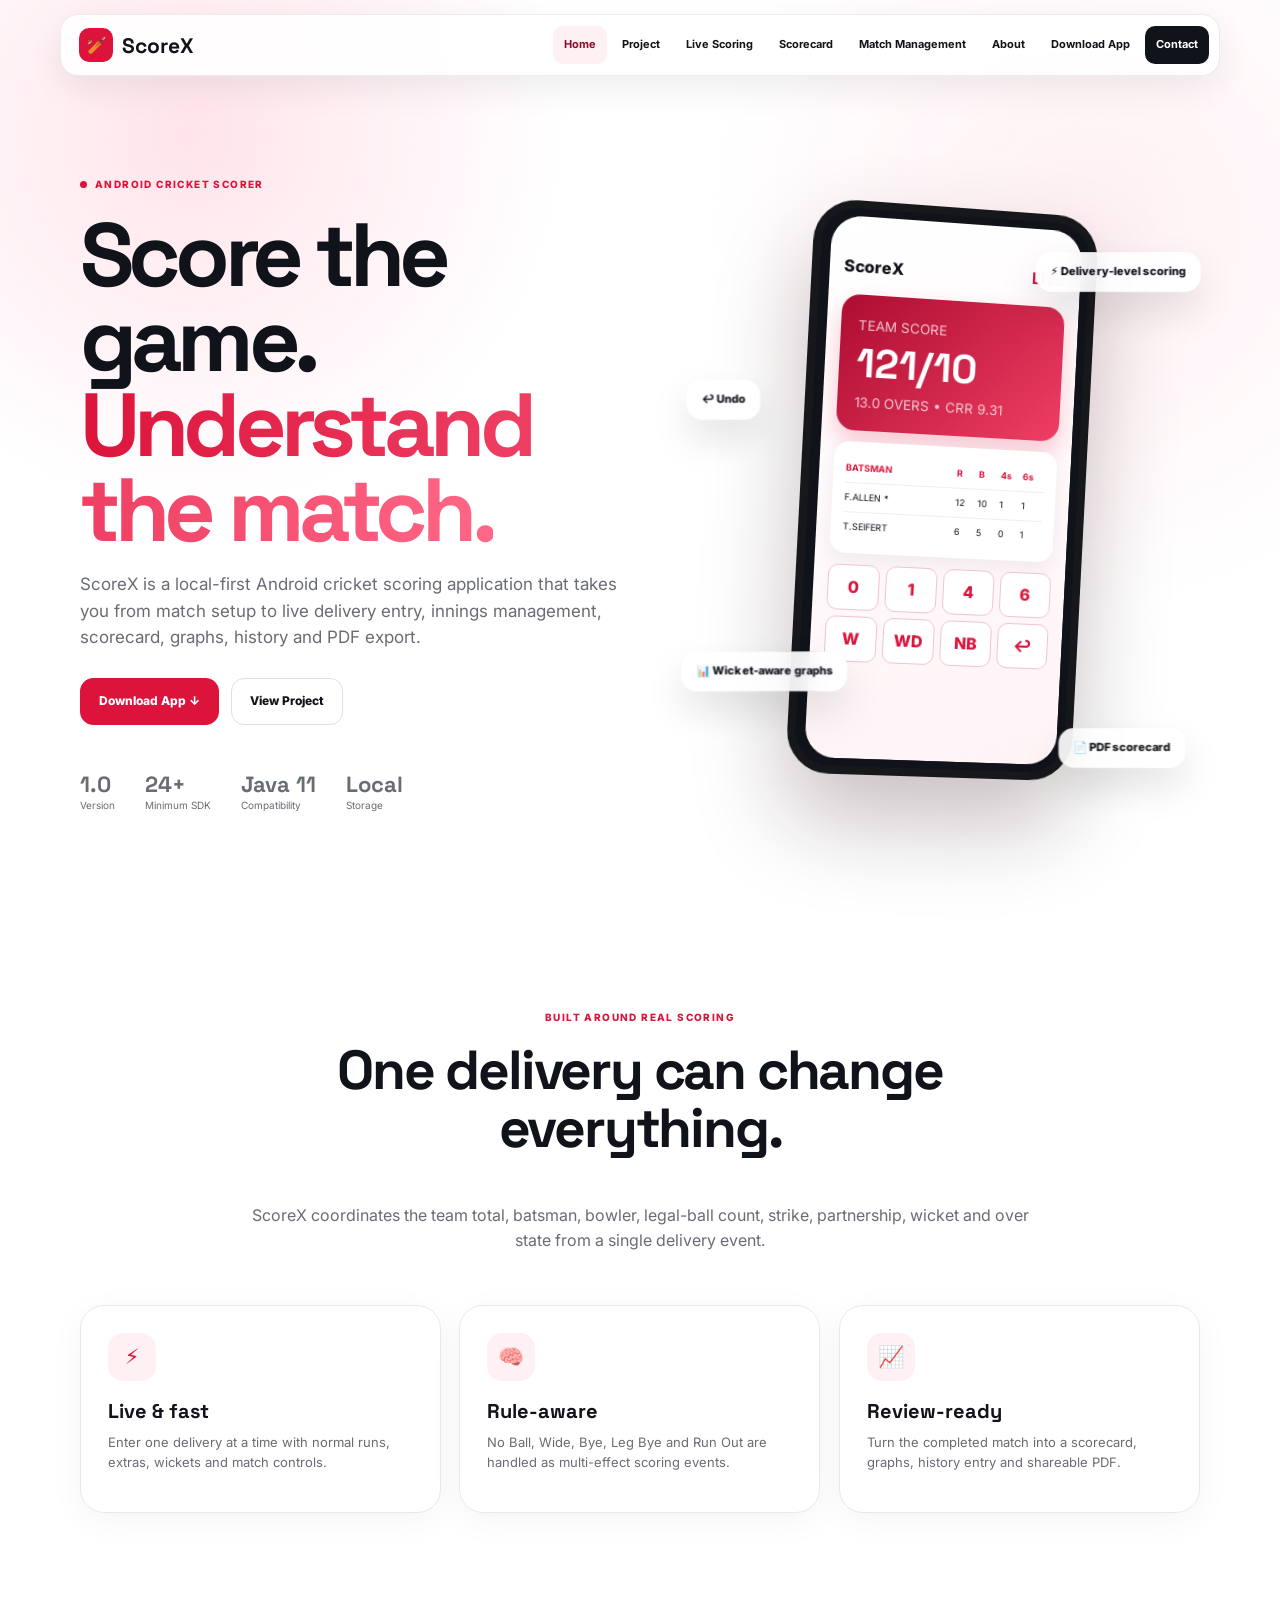
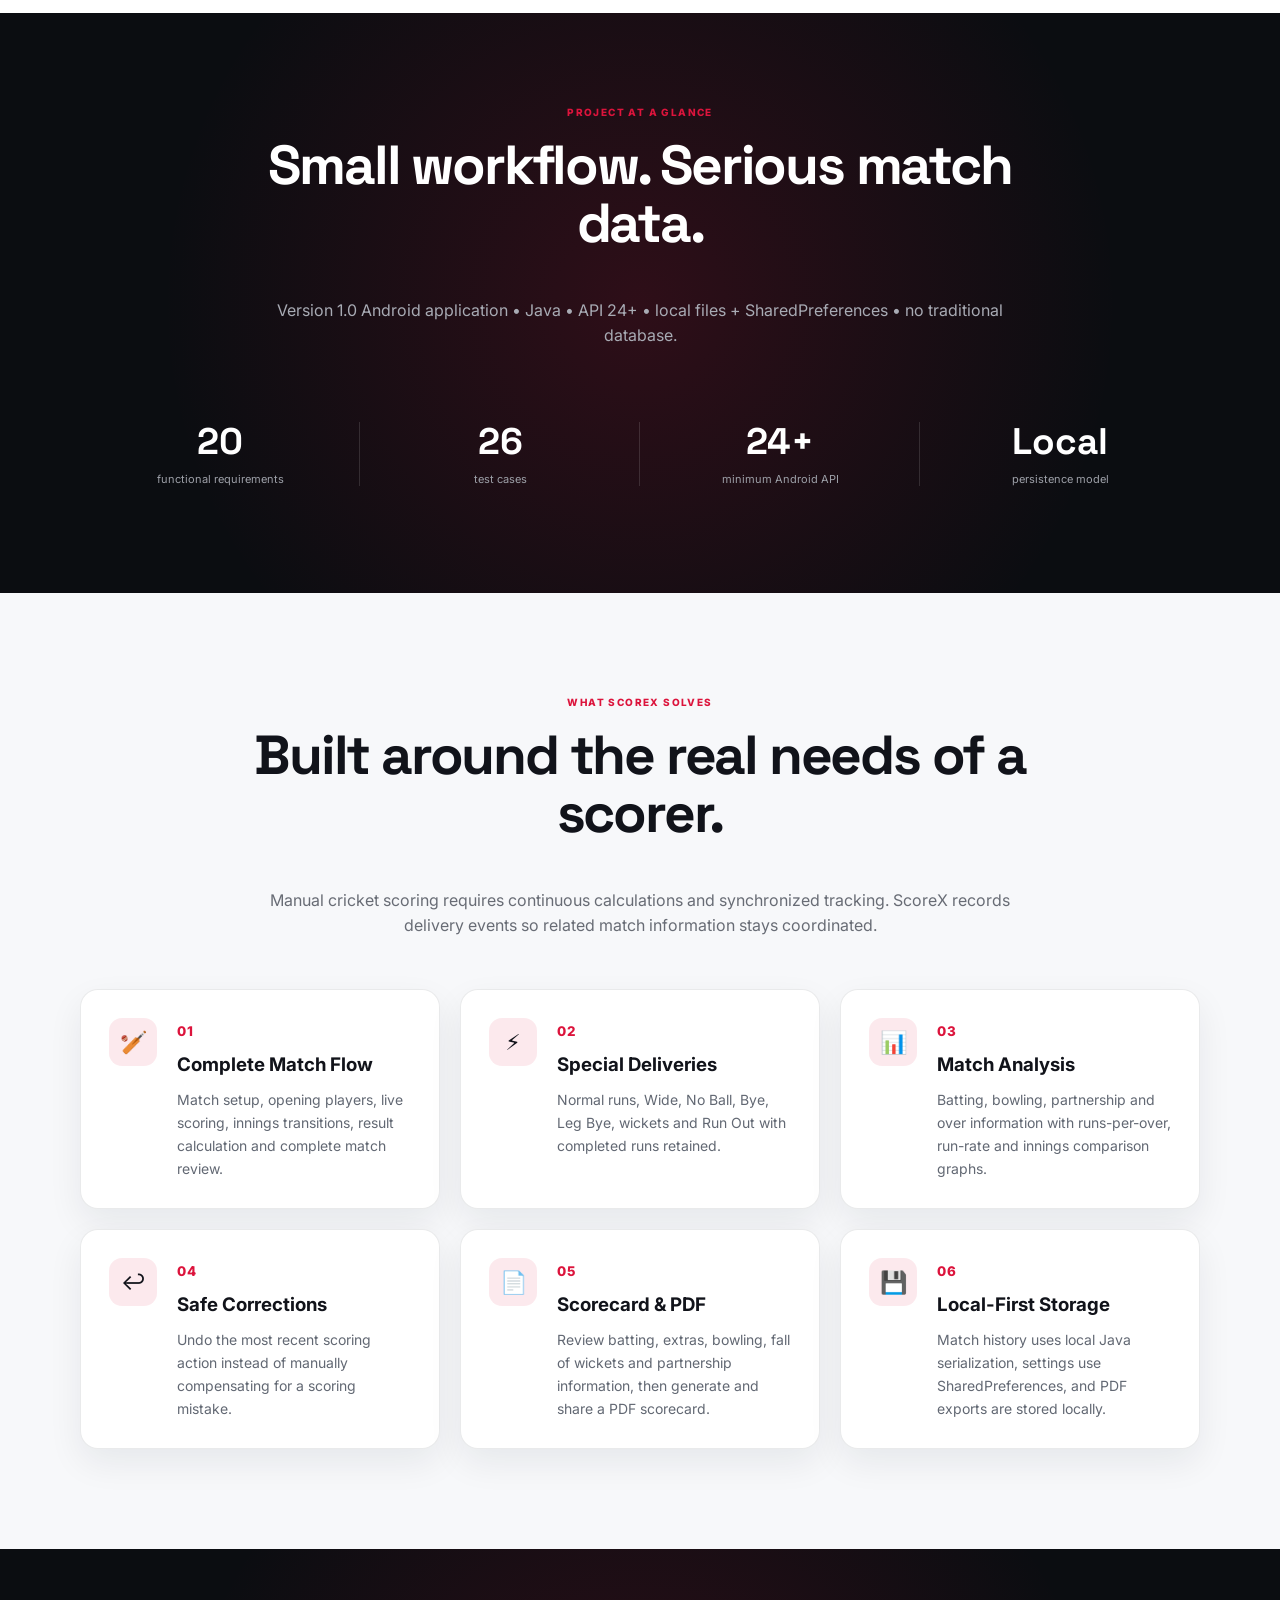
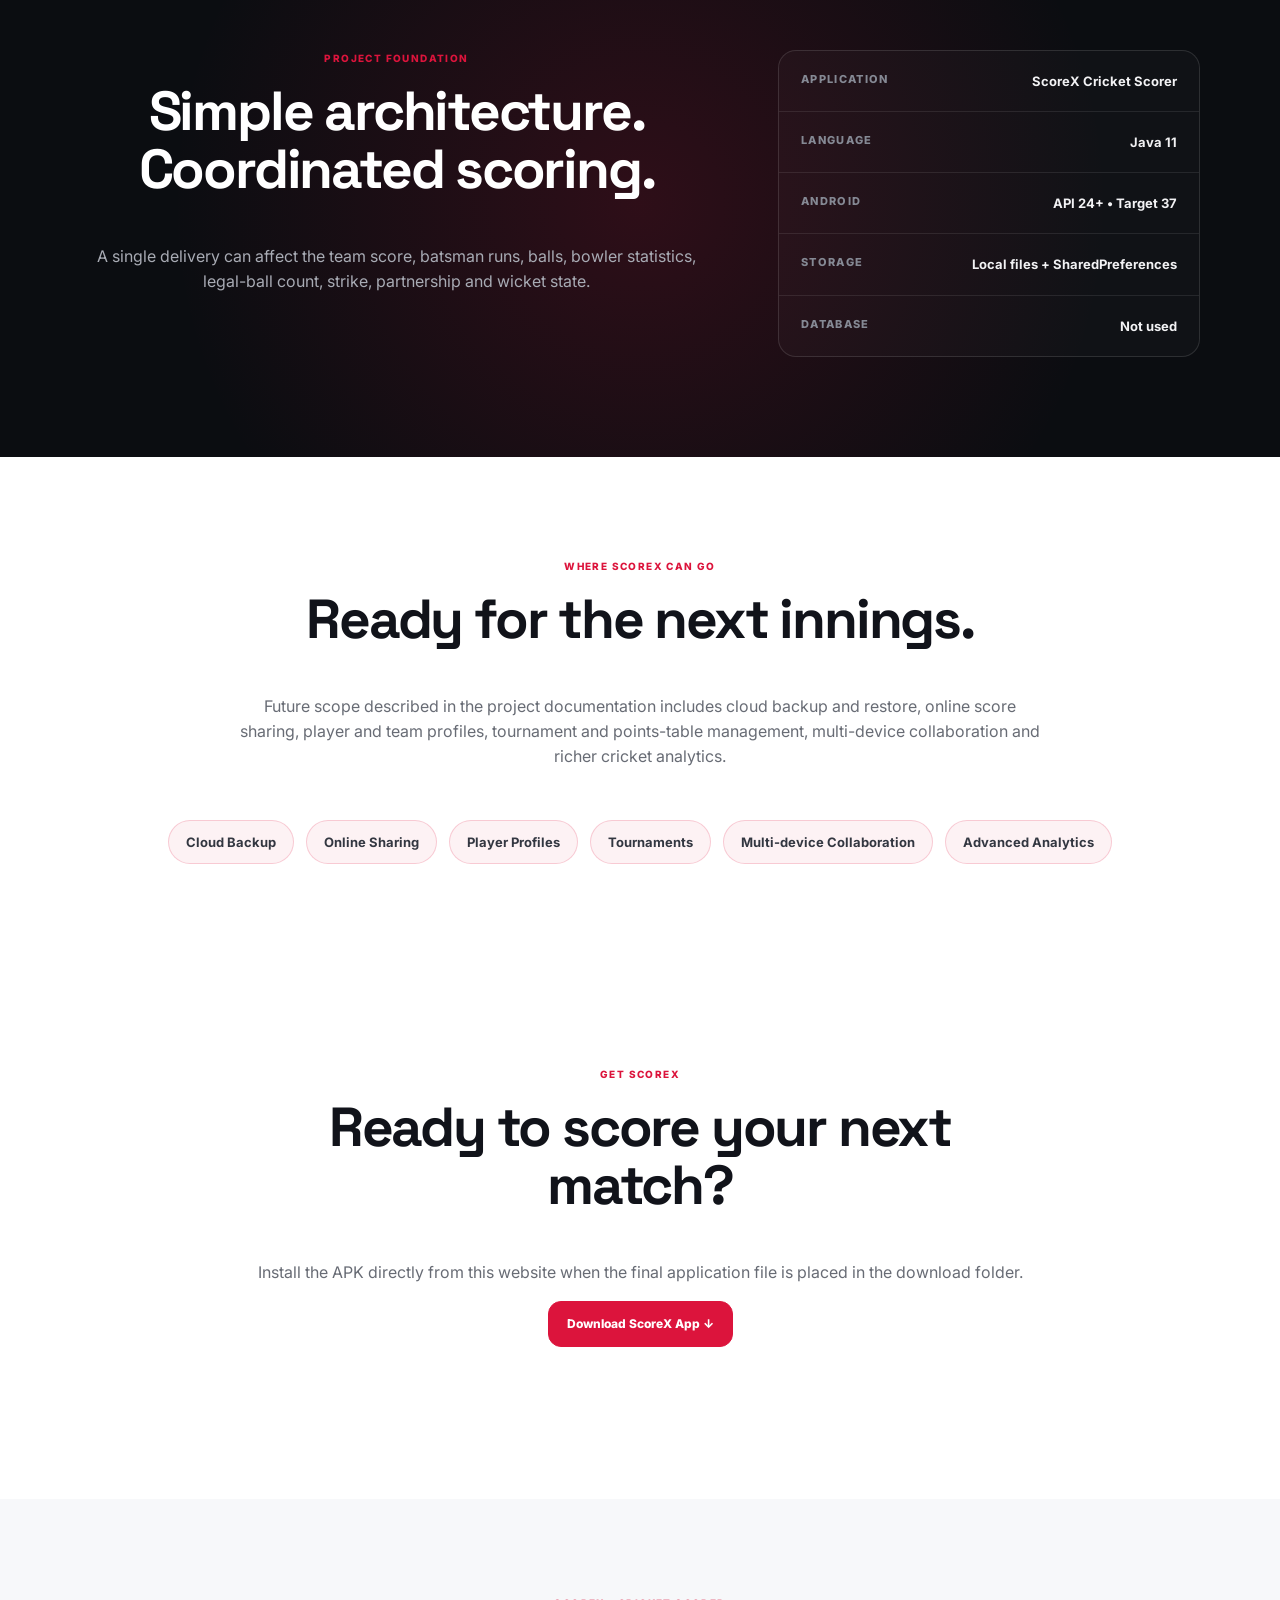
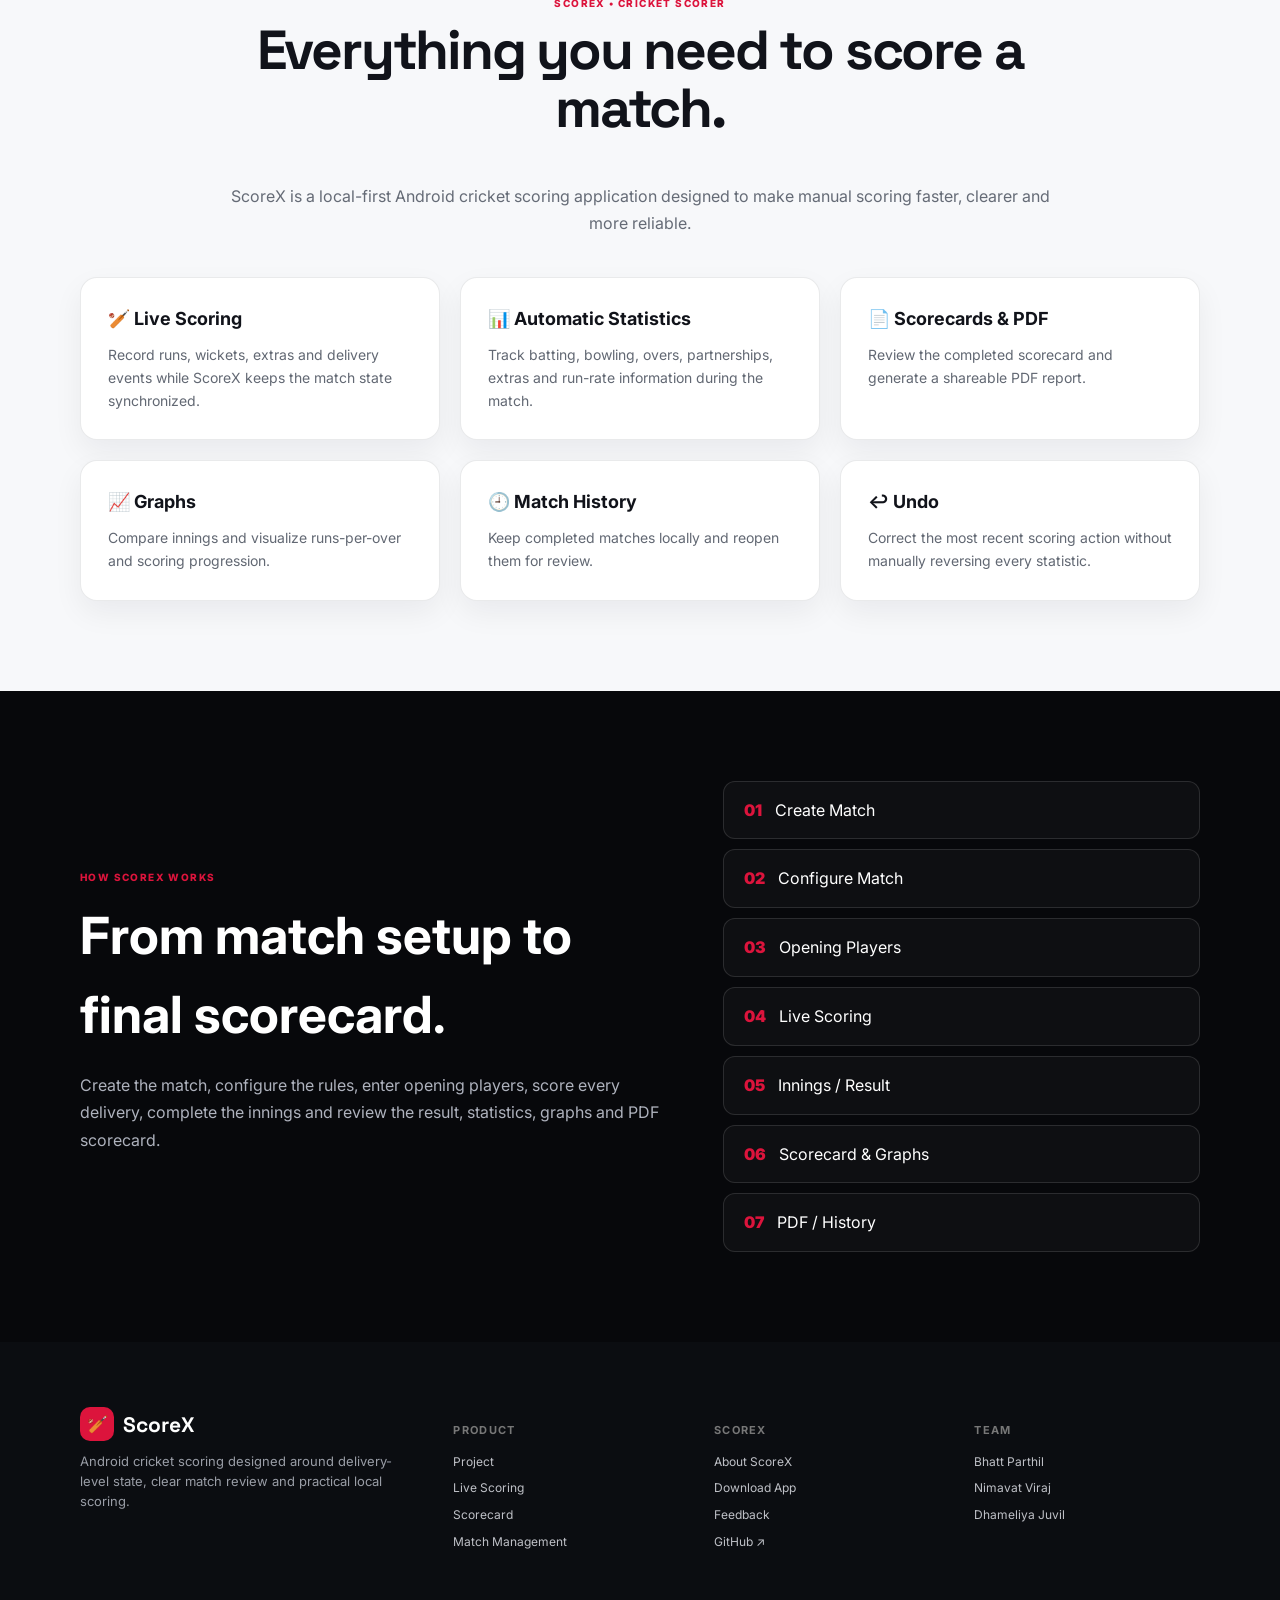
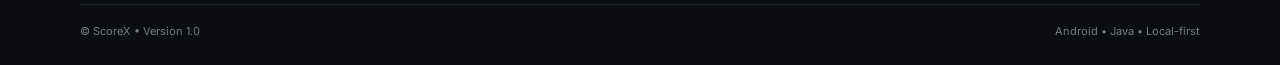
<file: index.html>
<!doctype html><html lang="en"><head><meta charset="utf-8"><meta name="viewport" content="width=device-width,initial-scale=1"><meta name="theme-color" content="#DC143C"><title>Home | ScoreX</title><meta name="description" content="ScoreX Android cricket scorer"><link rel="stylesheet" href="css/style.css"></head><body><nav class="nav"><a class="brand" href="index.html"><span class="brand-mark">🏏</span>ScoreX</a><button class="menu" aria-label="Menu">☰</button><div class="links"><a href="index.html">Home</a><a href="features.html">Project</a><a href="live-scoring.html">Live Scoring</a><a href="scorecard.html">Scorecard</a><a href="match-management.html">Match Management</a><a href="about.html">About</a><a href="download.html">Download App</a><a class="cta" href="contact.html">Contact</a></div></nav><main><section class="hero"><div class="container hero-grid"><div class="reveal"><span class="eyebrow"><i></i> Android Cricket Scorer</span><h1>Score the game.<br><span class="grad">Understand the match.</span></h1><p class="lead">ScoreX is a local-first Android cricket scoring application that takes you from match setup to live delivery entry, innings management, scorecard, graphs, history and PDF export.</p><div class="actions"><a class="btn primary" href="download.html">Download App ↓</a><a class="btn" href="features.html">View Project</a></div><div class="hero-meta"><div><strong>1.0</strong>Version</div><div><strong>24+</strong>Minimum SDK</div><div><strong>Java 11</strong>Compatibility</div><div><strong>Local</strong>Storage</div></div></div><div class="phone-stage reveal tilt"><div class="phone"><div class="screen"><div class="appbar"><span>ScoreX</span><b>LIVE</b></div><div class="scorebox"><small>TEAM SCORE</small><div class="bigscore">121/10</div><small>13.0 OVERS • CRR 9.31</small></div><div class="mini"><div class="minirow"><b>BATSMAN</b><b>R</b><b>B</b><b>4s</b><b>6s</b></div><div class="minirow"><span>F.ALLEN *</span><span>12</span><span>10</span><span>1</span><span>1</span></div><div class="minirow"><span>T.SEIFERT</span><span>6</span><span>5</span><span>0</span><span>1</span></div></div><div class="runs"><div class="run">0</div><div class="run">1</div><div class="run">4</div><div class="run">6</div><div class="run">W</div><div class="run">WD</div><div class="run">NB</div><div class="run">↩</div></div></div></div><div class="floatcard f1">⚡ Delivery-level scoring</div><div class="floatcard f2">📊 Wicket-aware graphs</div><div class="floatcard f3">↩ Undo</div><div class="floatcard f4">📄 PDF scorecard</div></div></div></section>
<section><div class="container"><div class="section-head reveal"><span class="eyebrow">Built around real scoring</span><h2>One delivery can change everything.</h2><p>ScoreX coordinates the team total, batsman, bowler, legal-ball count, strike, partnership, wicket and over state from a single delivery event.</p></div><div class="grid3"><article class="card tilt reveal"><div class="icon">⚡</div><h3>Live & fast</h3><p>Enter one delivery at a time with normal runs, extras, wickets and match controls.</p></article><article class="card tilt reveal"><div class="icon">🧠</div><h3>Rule-aware</h3><p>No Ball, Wide, Bye, Leg Bye and Run Out are handled as multi-effect scoring events.</p></article><article class="card tilt reveal"><div class="icon">📈</div><h3>Review-ready</h3><p>Turn the completed match into a scorecard, graphs, history entry and shareable PDF.</p></article></div></div></section>
<section class="dark clean-dark"><div class="container"><div class="section-head reveal"><span class="eyebrow">Project at a glance</span><h2>Small workflow. Serious match data.</h2><p style="color:#a8abb4">Version 1.0 Android application • Java • API 24+ • local files + SharedPreferences • no traditional database.</p></div><div class="stats reveal"><div class="stat"><strong data-count="20">0</strong><span>functional requirements</span></div><div class="stat"><strong data-count="26">0</strong><span>test cases</span></div><div class="stat"><strong>24+</strong><span>minimum Android API</span></div><div class="stat"><strong>Local</strong><span>persistence model</span></div></div></div></section>

<section class="home-documentation">
  <div class="container">
    <div class="section-head reveal">
      <span class="eyebrow">What ScoreX Solves</span>
      <h2>Built around the real needs of a scorer.</h2>
      <p>Manual cricket scoring requires continuous calculations and synchronized tracking. ScoreX records delivery events so related match information stays coordinated.</p>
    </div>

    <div class="home-feature-matrix">
      <article class="home-doc-card reveal">
        <span class="home-doc-icon">🏏</span>
        <div>
          <small>01</small>
          <h3>Complete Match Flow</h3>
          <p>Match setup, opening players, live scoring, innings transitions, result calculation and complete match review.</p>
        </div>
      </article>

      <article class="home-doc-card reveal">
        <span class="home-doc-icon">⚡</span>
        <div>
          <small>02</small>
          <h3>Special Deliveries</h3>
          <p>Normal runs, Wide, No Ball, Bye, Leg Bye, wickets and Run Out with completed runs retained.</p>
        </div>
      </article>

      <article class="home-doc-card reveal">
        <span class="home-doc-icon">📊</span>
        <div>
          <small>03</small>
          <h3>Match Analysis</h3>
          <p>Batting, bowling, partnership and over information with runs-per-over, run-rate and innings comparison graphs.</p>
        </div>
      </article>

      <article class="home-doc-card reveal">
        <span class="home-doc-icon">↩</span>
        <div>
          <small>04</small>
          <h3>Safe Corrections</h3>
          <p>Undo the most recent scoring action instead of manually compensating for a scoring mistake.</p>
        </div>
      </article>

      <article class="home-doc-card reveal">
        <span class="home-doc-icon">📄</span>
        <div>
          <small>05</small>
          <h3>Scorecard & PDF</h3>
          <p>Review batting, extras, bowling, fall of wickets and partnership information, then generate and share a PDF scorecard.</p>
        </div>
      </article>

      <article class="home-doc-card reveal">
        <span class="home-doc-icon">💾</span>
        <div>
          <small>06</small>
          <h3>Local-First Storage</h3>
          <p>Match history uses local Java serialization, settings use SharedPreferences, and PDF exports are stored locally.</p>
        </div>
      </article>
    </div>
  </div>
</section>

<section class="dark home-tech">
  <div class="container">
    <div class="home-tech-grid">
      <div class="section-head reveal">
        <span class="eyebrow">Project Foundation</span>
        <h2>Simple architecture. Coordinated scoring.</h2>
        <p style="color:#a8abb4">A single delivery can affect the team score, batsman runs, balls, bowler statistics, legal-ball count, strike, partnership and wicket state.</p>
      </div>
      <div class="tech-panel reveal">
        <div><span>APPLICATION</span><strong>ScoreX Cricket Scorer</strong></div>
        <div><span>LANGUAGE</span><strong>Java 11</strong></div>
        <div><span>ANDROID</span><strong>API 24+ • Target 37</strong></div>
        <div><span>STORAGE</span><strong>Local files + SharedPreferences</strong></div>
        <div><span>DATABASE</span><strong>Not used</strong></div>
      </div>
    </div>
  </div>
</section>

<section class="home-future">
  <div class="container">
    <div class="section-head reveal">
      <span class="eyebrow">Where ScoreX Can Go</span>
      <h2>Ready for the next innings.</h2>
      <p>Future scope described in the project documentation includes cloud backup and restore, online score sharing, player and team profiles, tournament and points-table management, multi-device collaboration and richer cricket analytics.</p>
    </div>
    <div class="future-tags reveal">
      <span>Cloud Backup</span>
      <span>Online Sharing</span>
      <span>Player Profiles</span>
      <span>Tournaments</span>
      <span>Multi-device Collaboration</span>
      <span>Advanced Analytics</span>
    </div>
  </div>
</section>

<section><div class="container"><div class="section-head reveal"><span class="eyebrow">Get ScoreX</span><h2>Ready to score your next match?</h2><p>Install the APK directly from this website when the final application file is placed in the download folder.</p><a class="btn primary" href="download.html">Download ScoreX App ↓</a></div></div></section>
<section class="scorex-source-content">
  <div class="container">
    <div class="section-head">
      <span class="eyebrow">ScoreX • Cricket Scorer</span>
      <h2>Everything you need to score a match.</h2>
      <p>ScoreX is a local-first Android cricket scoring application designed to make manual scoring faster, clearer and more reliable.</p>
    </div>
    <div class="source-grid">
      <article><b>🏏 Live Scoring</b><p>Record runs, wickets, extras and delivery events while ScoreX keeps the match state synchronized.</p></article>
      <article><b>📊 Automatic Statistics</b><p>Track batting, bowling, overs, partnerships, extras and run-rate information during the match.</p></article>
      <article><b>📄 Scorecards & PDF</b><p>Review the completed scorecard and generate a shareable PDF report.</p></article>
      <article><b>📈 Graphs</b><p>Compare innings and visualize runs-per-over and scoring progression.</p></article>
      <article><b>🕘 Match History</b><p>Keep completed matches locally and reopen them for review.</p></article>
      <article><b>↩ Undo</b><p>Correct the most recent scoring action without manually reversing every statistic.</p></article>
    </div>
  </div>
</section>
<section class="scorex-source-dark">
  <div class="container">
    <div class="source-two">
      <div>
        <span class="eyebrow">How ScoreX Works</span>
        <h2>From match setup to final scorecard.</h2>
        <p>Create the match, configure the rules, enter opening players, score every delivery, complete the innings and review the result, statistics, graphs and PDF scorecard.</p>
      </div>
      <ol>
        <li>Create Match</li><li>Configure Match</li><li>Opening Players</li><li>Live Scoring</li>
        <li>Innings / Result</li><li>Scorecard & Graphs</li><li>PDF / History</li>
      </ol>
    </div>
  </div>
</section>

</main><footer><div class="container"><div class="footgrid"><div class="footbrand"><a class="brand" href="index.html"><span class="brand-mark">🏏</span>ScoreX</a><p>Android cricket scoring designed around delivery-level state, clear match review and practical local scoring.</p></div><div class="footcol"><h4>Product</h4><a href="features.html">Project</a><a href="live-scoring.html">Live Scoring</a><a href="scorecard.html">Scorecard</a><a href="match-management.html">Match Management</a></div><div class="footcol"><h4>ScoreX</h4><a href="about.html">About ScoreX</a><a href="download.html">Download App</a><a href="contact.html">Feedback</a><a href="https://github.com/parthilbhatt615-dotcom" target="_blank" rel="noopener">GitHub ↗</a></div><div class="footcol"><h4>Team</h4><a href="contact.html">Bhatt Parthil</a><a href="contact.html">Nimavat Viraj</a><a href="contact.html">Dhameliya Juvil</a></div></div><div class="bottom"><span>© ScoreX • Version 1.0</span><span>Android • Java • Local-first</span></div></div></footer><script src="js/script.js"></script></body></html>
</file>
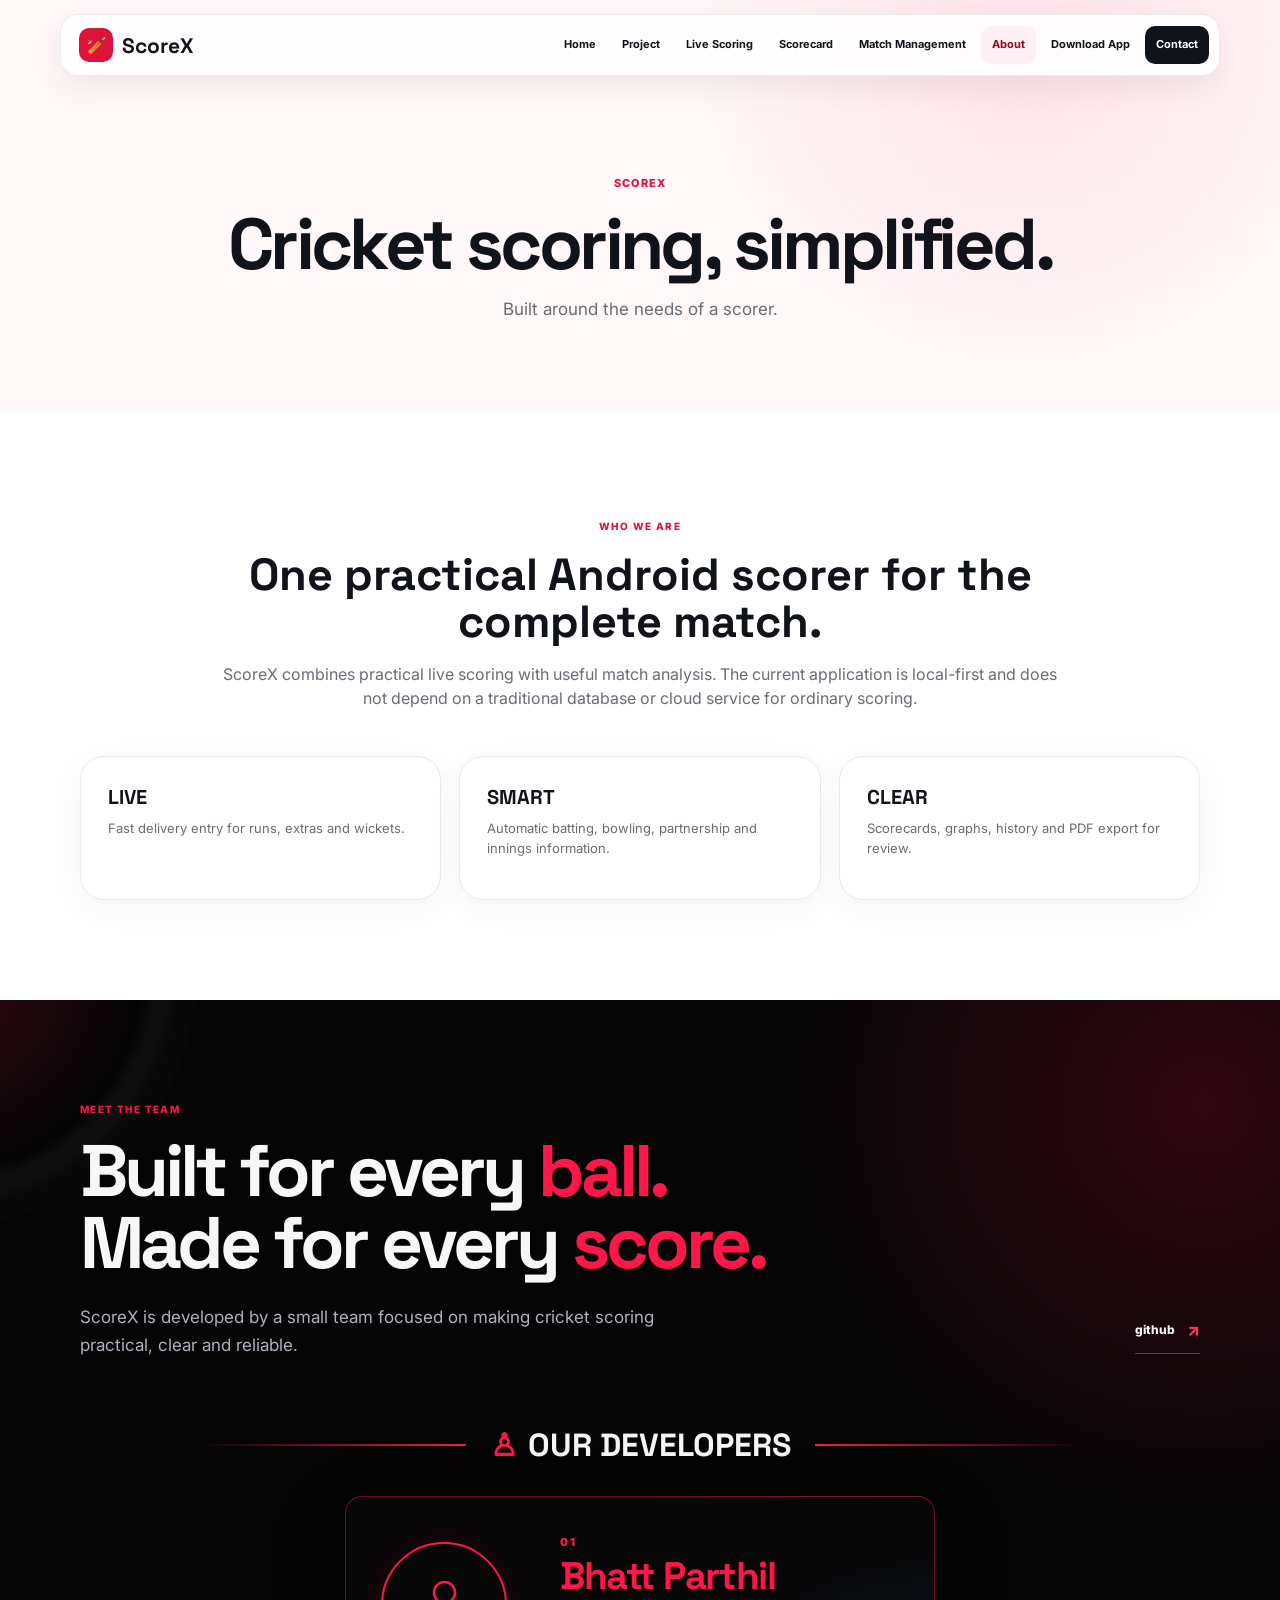
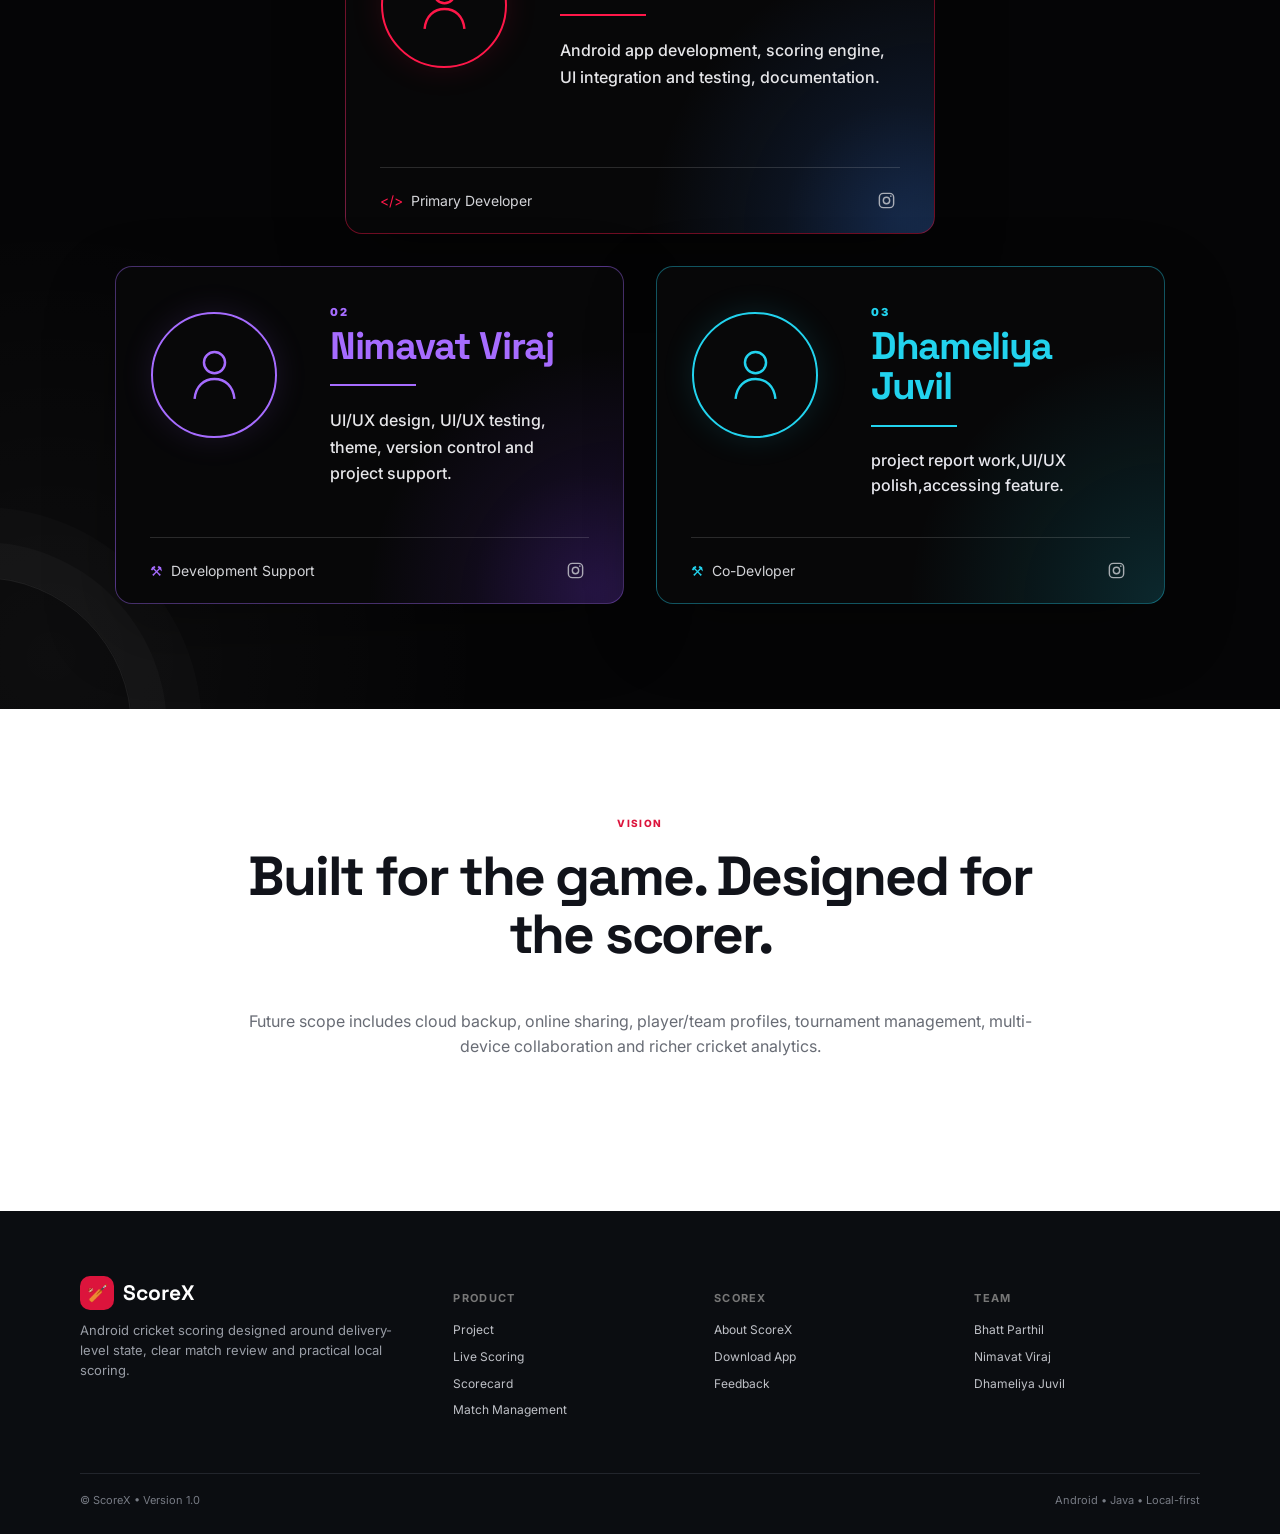
<file: about.html>
<!doctype html>
<html lang="en">
<head>
<meta charset="utf-8">
<meta name="viewport" content="width=device-width,initial-scale=1">
<meta name="theme-color" content="#DC143C">
<title>About | ScoreX</title>
<meta name="description" content="About ScoreX and development team">
<link rel="stylesheet" href="css/style.css">

<style>
.reference-developer-footer {
  display: flex;
  align-items: center;
  gap: 8px;
}
.reference-developer-footer .instagram-link {
  margin-left: auto;
  width: 28px;
  height: 28px;
  display: inline-flex;
  align-items: center;
  justify-content: center;
  color: currentColor;
  text-decoration: none;
  background: transparent;
  border: 0;
  border-radius: 0;
  opacity: .78;
  transition: transform .2s ease, opacity .2s ease, filter .2s ease;
}
.reference-developer-footer .instagram-link:hover {
  transform: scale(1.14);
  opacity: 1;
  filter: drop-shadow(0 0 5px currentColor);
}
.reference-developer-footer .instagram-link svg {
  width: 19px;
  height: 19px;
  fill: none;
  stroke: currentColor;
  stroke-width: 1.8;
}
.reference-developer-footer .instagram-link svg circle:last-child {
  fill: currentColor;
  stroke: none;
}
</style>
</head>

<body>
<nav class="nav">
  <a class="brand" href="index.html"><span class="brand-mark">🏏</span>ScoreX</a>
  <button class="menu" aria-label="Menu">☰</button>
  <div class="links">
    <a href="index.html">Home</a>
    <a href="features.html">Project</a>
    <a href="live-scoring.html">Live Scoring</a>
    <a href="scorecard.html">Scorecard</a>
    <a href="match-management.html">Match Management</a>
    <a href="about.html">About</a>
    <a href="download.html">Download App</a>
    <a class="cta" href="contact.html">Contact</a>
  </div>
</nav>

<header class="pagehero">
  <div class="container">
    <div class="crumb">ScoreX</div>
    <h1>Cricket scoring, simplified.</h1>
    <p>Built around the needs of a scorer.</p>
  </div>
</header>

<main>
<section>
  <div class="container">
    <div class="about-lead">
      <span class="eyebrow">Who We Are</span>
      <h2>One practical Android scorer for the complete match.</h2>
      <p>ScoreX combines practical live scoring with useful match analysis. The current application is local-first and does not depend on a traditional database or cloud service for ordinary scoring.</p>
    </div>

    <div class="grid3">
      <article class="card"><h3>LIVE</h3><p>Fast delivery entry for runs, extras and wickets.</p></article>
      <article class="card"><h3>SMART</h3><p>Automatic batting, bowling, partnership and innings information.</p></article>
      <article class="card"><h3>CLEAR</h3><p>Scorecards, graphs, history and PDF export for review.</p></article>
    </div>
  </div>
</section>

<section class="about-team-dark about-team-reference">
  <div class="container">
    <div class="dark-team-head">
      <div class="dark-team-title">
        <span class="eyebrow">MEET THE TEAM</span>
        <h2>Built for every <em>ball.</em><br>Made for every <em>score.</em></h2>
        <p>ScoreX is developed by a small team focused on making cricket scoring practical, clear and reliable.</p>
      </div>
      <a class="github-link" href="https://github.com/parthilbhatt615-dotcom" target="_blank" rel="noopener" aria-label="Open GitHub">github <span>↗</span></a>
    </div>

    <div class="reference-team-heading">
      <span></span>
      <h3><b>♙</b> OUR DEVELOPERS</h3>
      <span></span>
    </div>

    <div class="reference-team-grid triangle-developer-grid">

      <article class="reference-developer parthil-developer triangle-top">
        <div class="reference-avatar">
          <svg viewBox="0 0 64 64" aria-hidden="true">
            <circle cx="32" cy="21" r="9"></circle>
            <path d="M15 52c1-11 8-17 17-17s16 6 17 17"></path>
          </svg>
        </div>
        <div class="reference-person">
          <span class="reference-number">01</span>
          <h4>Bhatt Parthil</h4>
          <div class="reference-rule"></div>
          <p>Android app development, scoring engine, UI integration and testing, documentation.</p>
        </div>
        <div class="reference-developer-footer">
          <span>&lt;/&gt;</span> Primary Developer
          <a class="instagram-link" href="https://www.instagram.com/bhatt_parthil_?igsi=MThkY2hzdHlhZGVsbg==" target="_blank" rel="noopener" aria-label="Bhatt Parthil Instagram profile">
            <svg viewBox="0 0 24 24" aria-hidden="true">
              <rect x="3" y="3" width="18" height="18" rx="5"></rect>
              <circle cx="12" cy="12" r="4"></circle>
              <circle cx="17.5" cy="6.5" r="1"></circle>
            </svg>
          </a>
        </div>
      </article>

      <article class="reference-developer viraj-developer triangle-bottom">
        <div class="reference-avatar">
          <svg viewBox="0 0 64 64" aria-hidden="true">
            <circle cx="32" cy="21" r="9"></circle>
            <path d="M15 52c1-11 8-17 17-17s16 6 17 17"></path>
          </svg>
        </div>
        <div class="reference-person">
          <span class="reference-number">02</span>
          <h4>Nimavat Viraj</h4>
          <div class="reference-rule"></div>
          <p>UI/UX design, UI/UX testing, theme, version control and project support.</p>
        </div>
        <div class="reference-developer-footer">
          <span>⚒</span> Development Support
          <a class="instagram-link" href="https://www.instagram.com/viraj_nimavat_1011?igsi=MWhlYzV6aGR2NGs0cA==" target="_blank" rel="noopener" aria-label="Nimavat Viraj Instagram profile">
            <svg viewBox="0 0 24 24" aria-hidden="true">
              <rect x="3" y="3" width="18" height="18" rx="5"></rect>
              <circle cx="12" cy="12" r="4"></circle>
              <circle cx="17.5" cy="6.5" r="1"></circle>
            </svg>
          </a>
        </div>
      </article>

      <article class="reference-developer juvil-developer triangle-bottom">
        <div class="reference-avatar">
          <svg viewBox="0 0 64 64" aria-hidden="true">
            <circle cx="32" cy="21" r="9"></circle>
            <path d="M15 52c1-11 8-17 17-17s16 6 17 17"></path>
          </svg>
        </div>
        <div class="reference-person">
          <span class="reference-number">03</span>
          <h4>Dhameliya Juvil</h4>
          <div class="reference-rule"></div>
          <p>project report work,UI/UX polish,accessing feature.</p>
        </div>
        <div class="reference-developer-footer">
          <span>⚒</span> Co-Devloper
          <a class="instagram-link" href="https://www.instagram.com/juvil_dhameliya?igsi=MXNmdHpzYTNsdjc5Mw==" target="_blank" rel="noopener" aria-label="Dhameliya Juvil Instagram profile">
            <svg viewBox="0 0 24 24" aria-hidden="true">
              <rect x="3" y="3" width="18" height="18" rx="5"></rect>
              <circle cx="12" cy="12" r="4"></circle>
              <circle cx="17.5" cy="6.5" r="1"></circle>
            </svg>
          </a>
        </div>
      </article>

    </div>
  </div>
</section>

<section>
  <div class="container">
    <div class="section-head">
      <span class="eyebrow">Vision</span>
      <h2>Built for the game. Designed for the scorer.</h2>
      <p>Future scope includes cloud backup, online sharing, player/team profiles, tournament management, multi-device collaboration and richer cricket analytics.</p>
    </div>
  </div>
</section>
</main>

<footer>
  <div class="container">
    <div class="footgrid">
      <div class="footbrand">
        <a class="brand" href="index.html"><span class="brand-mark">🏏</span>ScoreX</a>
        <p>Android cricket scoring designed around delivery-level state, clear match review and practical local scoring.</p>
      </div>
      <div class="footcol">
        <h4>Product</h4>
        <a href="features.html">Project</a>
        <a href="live-scoring.html">Live Scoring</a>
        <a href="scorecard.html">Scorecard</a>
        <a href="match-management.html">Match Management</a>
      </div>
      <div class="footcol">
        <h4>ScoreX</h4>
        <a href="about.html">About ScoreX</a>
        <a href="download.html">Download App</a>
        <a href="contact.html">Feedback</a>
      </div>
      <div class="footcol">
        <h4>Team</h4>
        <a href="contact.html">Bhatt Parthil</a>
        <a href="contact.html">Nimavat Viraj</a>
        <a href="contact.html">Dhameliya Juvil</a>
      </div>
    </div>
    <div class="bottom">
      <span>© ScoreX • Version 1.0</span>
      <span>Android • Java • Local-first</span>
    </div>
  </div>
</footer>

<script src="js/script.js"></script>
</body>
</html>
</file>
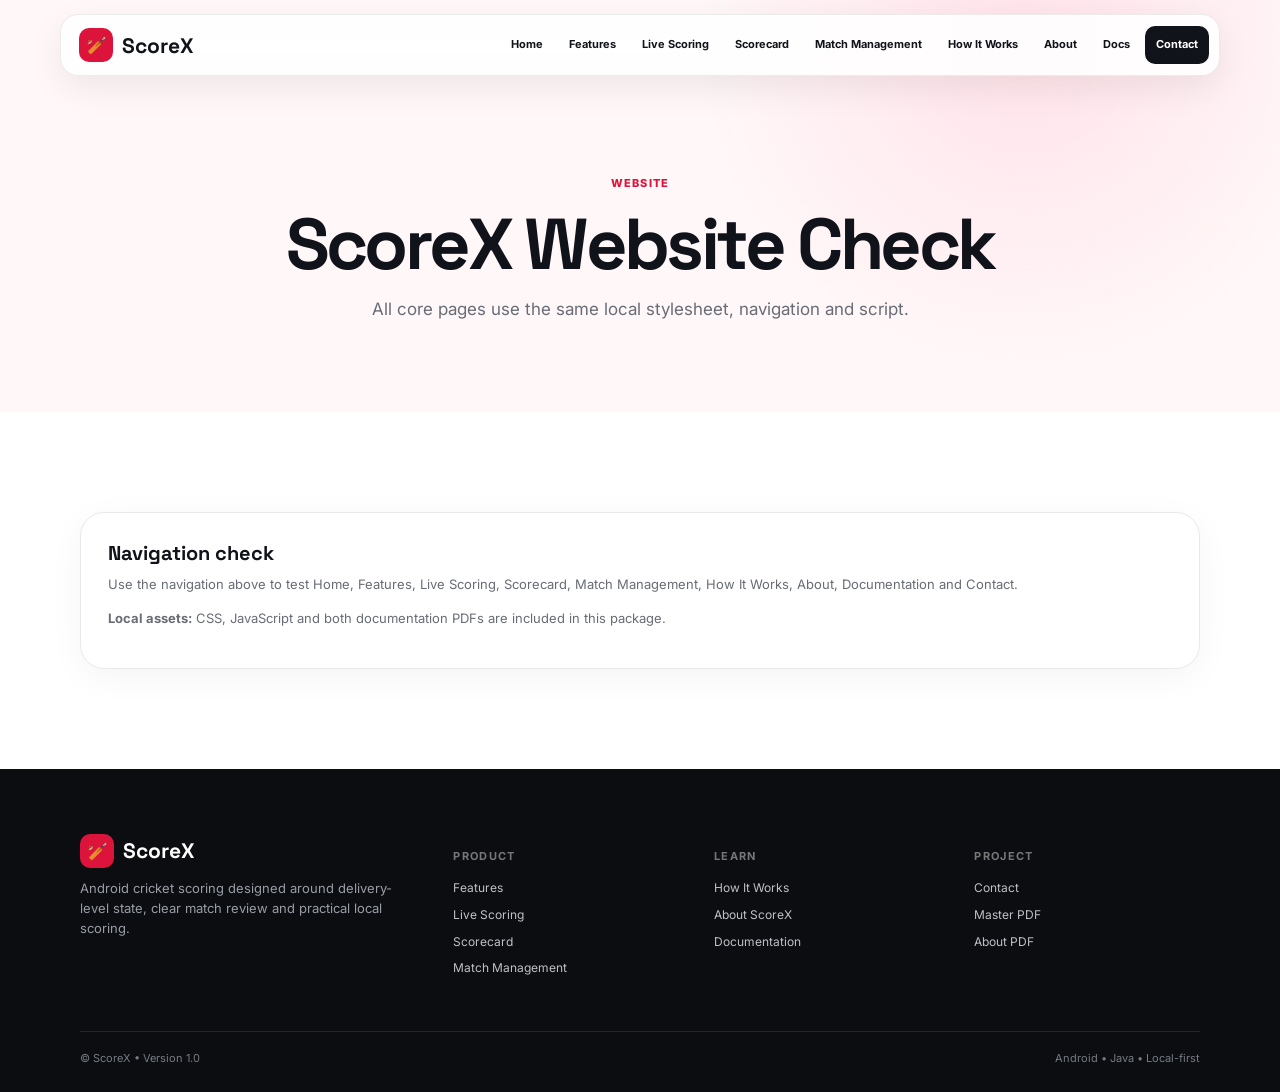
<file: CHECK_FILES.html>
<!doctype html><html lang="en"><head><meta charset="utf-8"><meta name="viewport" content="width=device-width,initial-scale=1"><meta name="theme-color" content="#DC143C"><title>ScoreX | File Check</title><meta name="description" content="ScoreX Android cricket scorer"><link rel="stylesheet" href="css/style.css"></head><body><nav class="nav"><a class="brand" href="index.html"><span class="brand-mark">🏏</span>ScoreX</a><button class="menu" aria-label="Menu">☰</button><div class="links"><a href="index.html">Home</a><a href="features.html">Features</a><a href="live-scoring.html">Live Scoring</a><a href="scorecard.html">Scorecard</a><a href="match-management.html">Match Management</a><a href="how-it-works.html">How It Works</a><a href="about.html">About</a><a href="download.html">Docs</a><a class="cta" href="contact.html">Contact</a></div></nav><header class="pagehero"><div class="container"><div class="crumb">Website</div><h1>ScoreX Website Check</h1><p>All core pages use the same local stylesheet, navigation and script.</p></div></header><main><section><div class="container"><div class="card"><h3>Navigation check</h3><p>Use the navigation above to test Home, Features, Live Scoring, Scorecard, Match Management, How It Works, About, Documentation and Contact.</p><p style="margin-top:10px"><b>Local assets:</b> CSS, JavaScript and both documentation PDFs are included in this package.</p></div></div></section></main><footer><div class="container"><div class="footgrid"><div class="footbrand"><a class="brand" href="index.html"><span class="brand-mark">🏏</span>ScoreX</a><p>Android cricket scoring designed around delivery-level state, clear match review and practical local scoring.</p></div><div class="footcol"><h4>Product</h4><a href="features.html">Features</a><a href="live-scoring.html">Live Scoring</a><a href="scorecard.html">Scorecard</a><a href="match-management.html">Match Management</a></div><div class="footcol"><h4>Learn</h4><a href="how-it-works.html">How It Works</a><a href="about.html">About ScoreX</a><a href="download.html">Documentation</a></div><div class="footcol"><h4>Project</h4><a href="contact.html">Contact</a><a href="assets/docs/ScoreX_Master_Project_Documentation.pdf">Master PDF</a><a href="assets/docs/ScoreX_About_Us.pdf">About PDF</a></div></div><div class="bottom"><span>© ScoreX • Version 1.0</span><span>Android • Java • Local-first</span></div></div></footer><script src="js/script.js"></script></body></html>
</file>
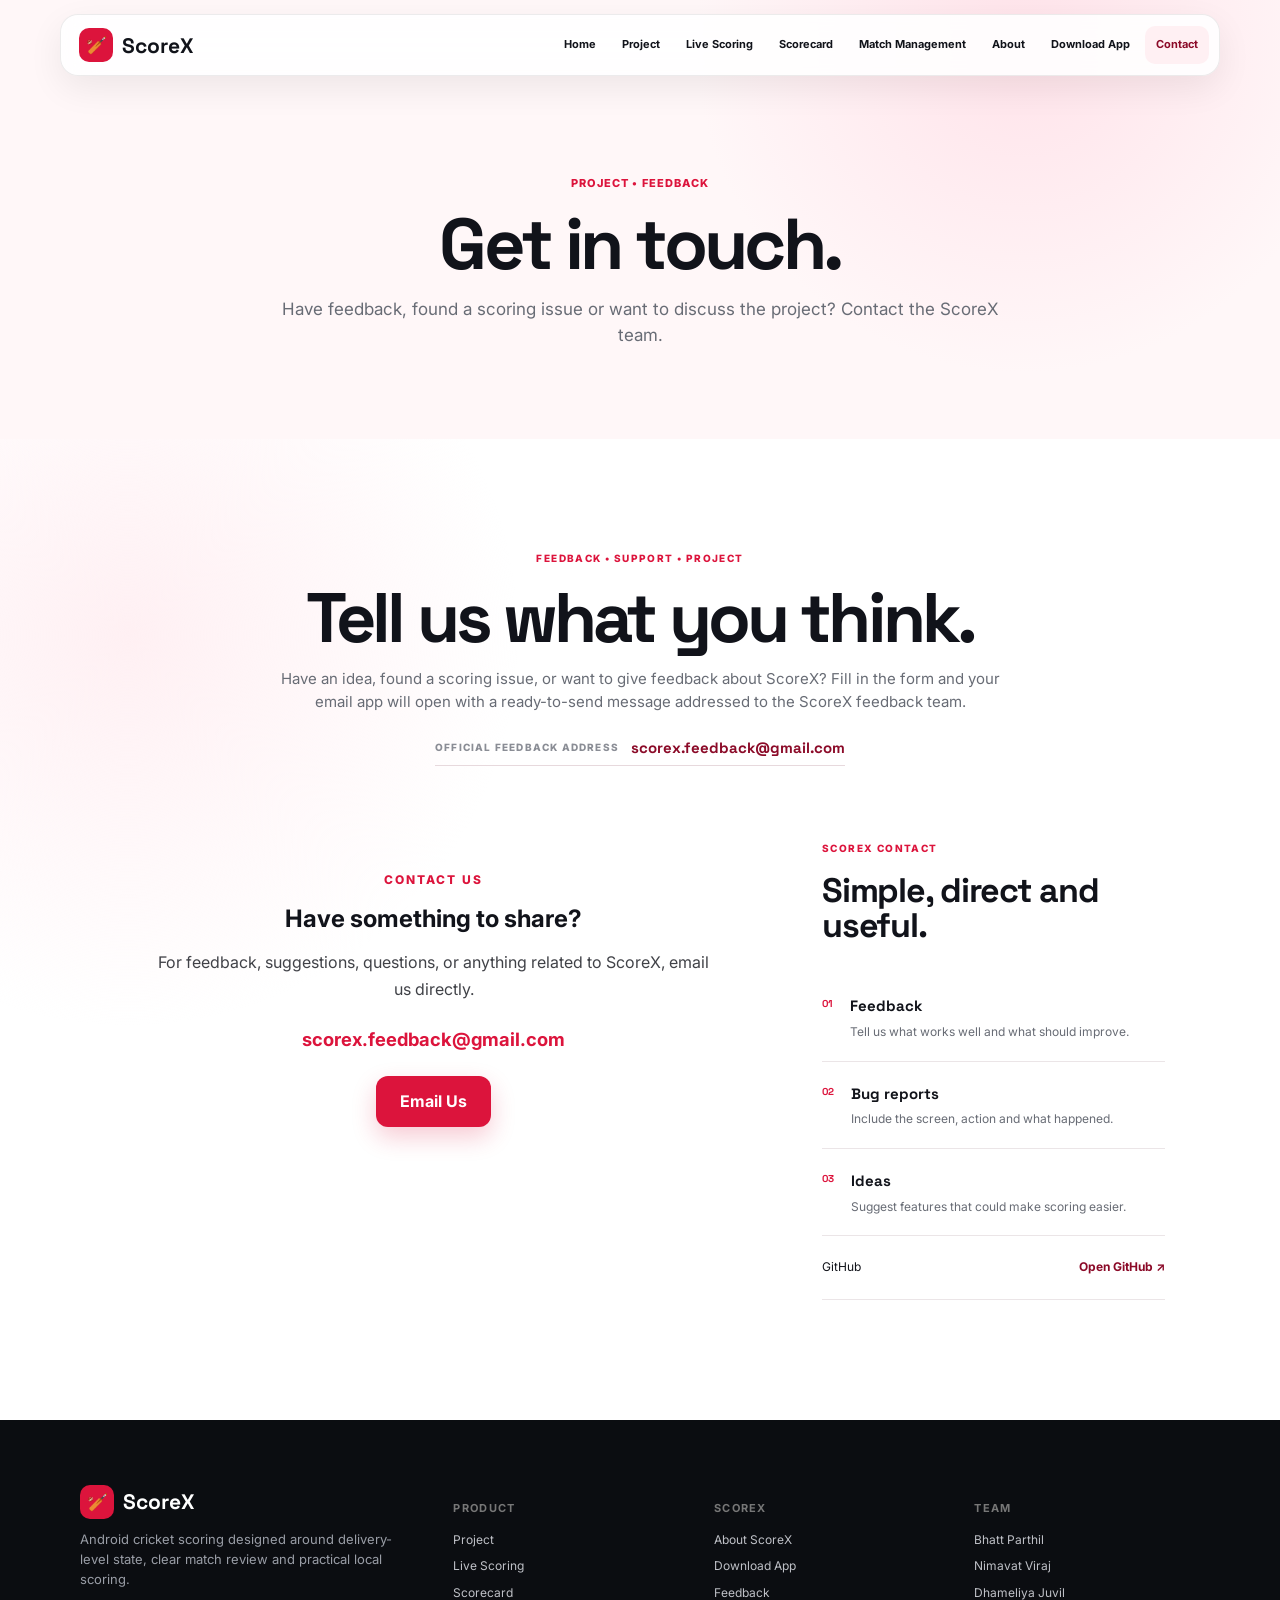
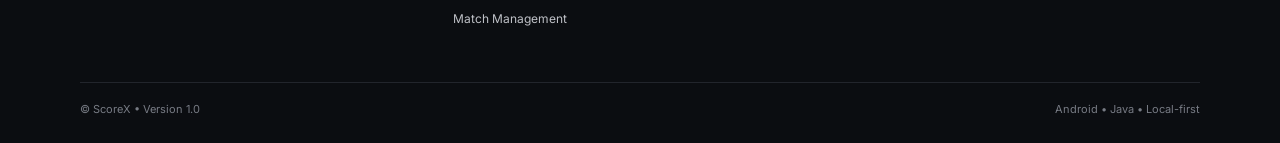
<file: contact.html>
<!doctype html><html lang="en"><head><meta charset="utf-8"><meta name="viewport" content="width=device-width,initial-scale=1"><meta name="theme-color" content="#DC143C"><title>Contact | ScoreX</title><meta name="description" content="ScoreX feedback and contact"><link rel="stylesheet" href="css/style.css"></head><body><nav class="nav"><a class="brand" href="index.html"><span class="brand-mark">🏏</span>ScoreX</a><button class="menu" aria-label="Menu">☰</button><div class="links"><a href="index.html">Home</a><a href="features.html">Project</a><a href="live-scoring.html">Live Scoring</a><a href="scorecard.html">Scorecard</a><a href="match-management.html">Match Management</a><a href="about.html">About</a><a href="download.html">Download App</a><a class="cta" href="contact.html">Contact</a></div></nav><header class="pagehero"><div class="container"><div class="crumb">Project • Feedback</div><h1>Get in touch.</h1><p>Have feedback, found a scoring issue or want to discuss the project? Contact the ScoreX team.</p></div></header><main>
<section class="contact-section">
<div class="container">
<div class="contact-intro reveal">
<span class="eyebrow">Feedback • Support • Project</span>
<h2>Tell us what you think.</h2>
<p>Have an idea, found a scoring issue, or want to give feedback about ScoreX? Fill in the form and your email app will open with a ready-to-send message addressed to the ScoreX feedback team.</p>
<div class="contact-email-line"><span>Official feedback address</span><a href="mailto:scorex.feedback@gmail.com">scorex.feedback@gmail.com</a></div>
</div>
<div class="contact-layout">

<div class="contact-email-only">
    <div class="contact-email-card">
        <span class="contact-email-label">CONTACT US</span>
        <h2>Have something to share?</h2>
        <p>For feedback, suggestions, questions, or anything related to ScoreX, email us directly.</p>
        <a class="contact-email-link" href="mailto:scorex.feedback@gmail.com">
            scorex.feedback@gmail.com
        </a>
        <a class="contact-email-button" href="mailto:scorex.feedback@gmail.com">
            Email Us
        </a>
    </div>
</div>

<aside class="contact-side reveal">
<div class="contact-side-top"><span class="eyebrow">ScoreX contact</span><h3>Simple, direct and useful.</h3></div>
<div class="contact-point"><span>01</span><div><b>Feedback</b><p>Tell us what works well and what should improve.</p></div></div>
<div class="contact-point"><span>02</span><div><b>Bug reports</b><p>Include the screen, action and what happened.</p></div></div>
<div class="contact-point"><span>03</span><div><b>Ideas</b><p>Suggest features that could make scoring easier.</p></div></div>
<a class="github-line" href="https://github.com/parthilbhatt615-dotcom" target="_blank" rel="noopener"><span>GitHub</span><b>Open GitHub ↗</b></a>
</aside>
</div>
</div>
</section>
</main><footer><div class="container"><div class="footgrid"><div class="footbrand"><a class="brand" href="index.html"><span class="brand-mark">🏏</span>ScoreX</a><p>Android cricket scoring designed around delivery-level state, clear match review and practical local scoring.</p></div><div class="footcol"><h4>Product</h4><a href="features.html">Project</a><a href="live-scoring.html">Live Scoring</a><a href="scorecard.html">Scorecard</a><a href="match-management.html">Match Management</a></div><div class="footcol"><h4>ScoreX</h4><a href="about.html">About ScoreX</a><a href="download.html">Download App</a><a href="contact.html">Feedback</a></div><div class="footcol"><h4>Team</h4><a href="contact.html">Bhatt Parthil</a><a href="contact.html">Nimavat Viraj</a><a href="contact.html">Dhameliya Juvil</a></div></div><div class="bottom"><span>© ScoreX • Version 1.0</span><span>Android • Java • Local-first</span></div></div></footer><script src="js/script.js"></script></body></html>
</file>
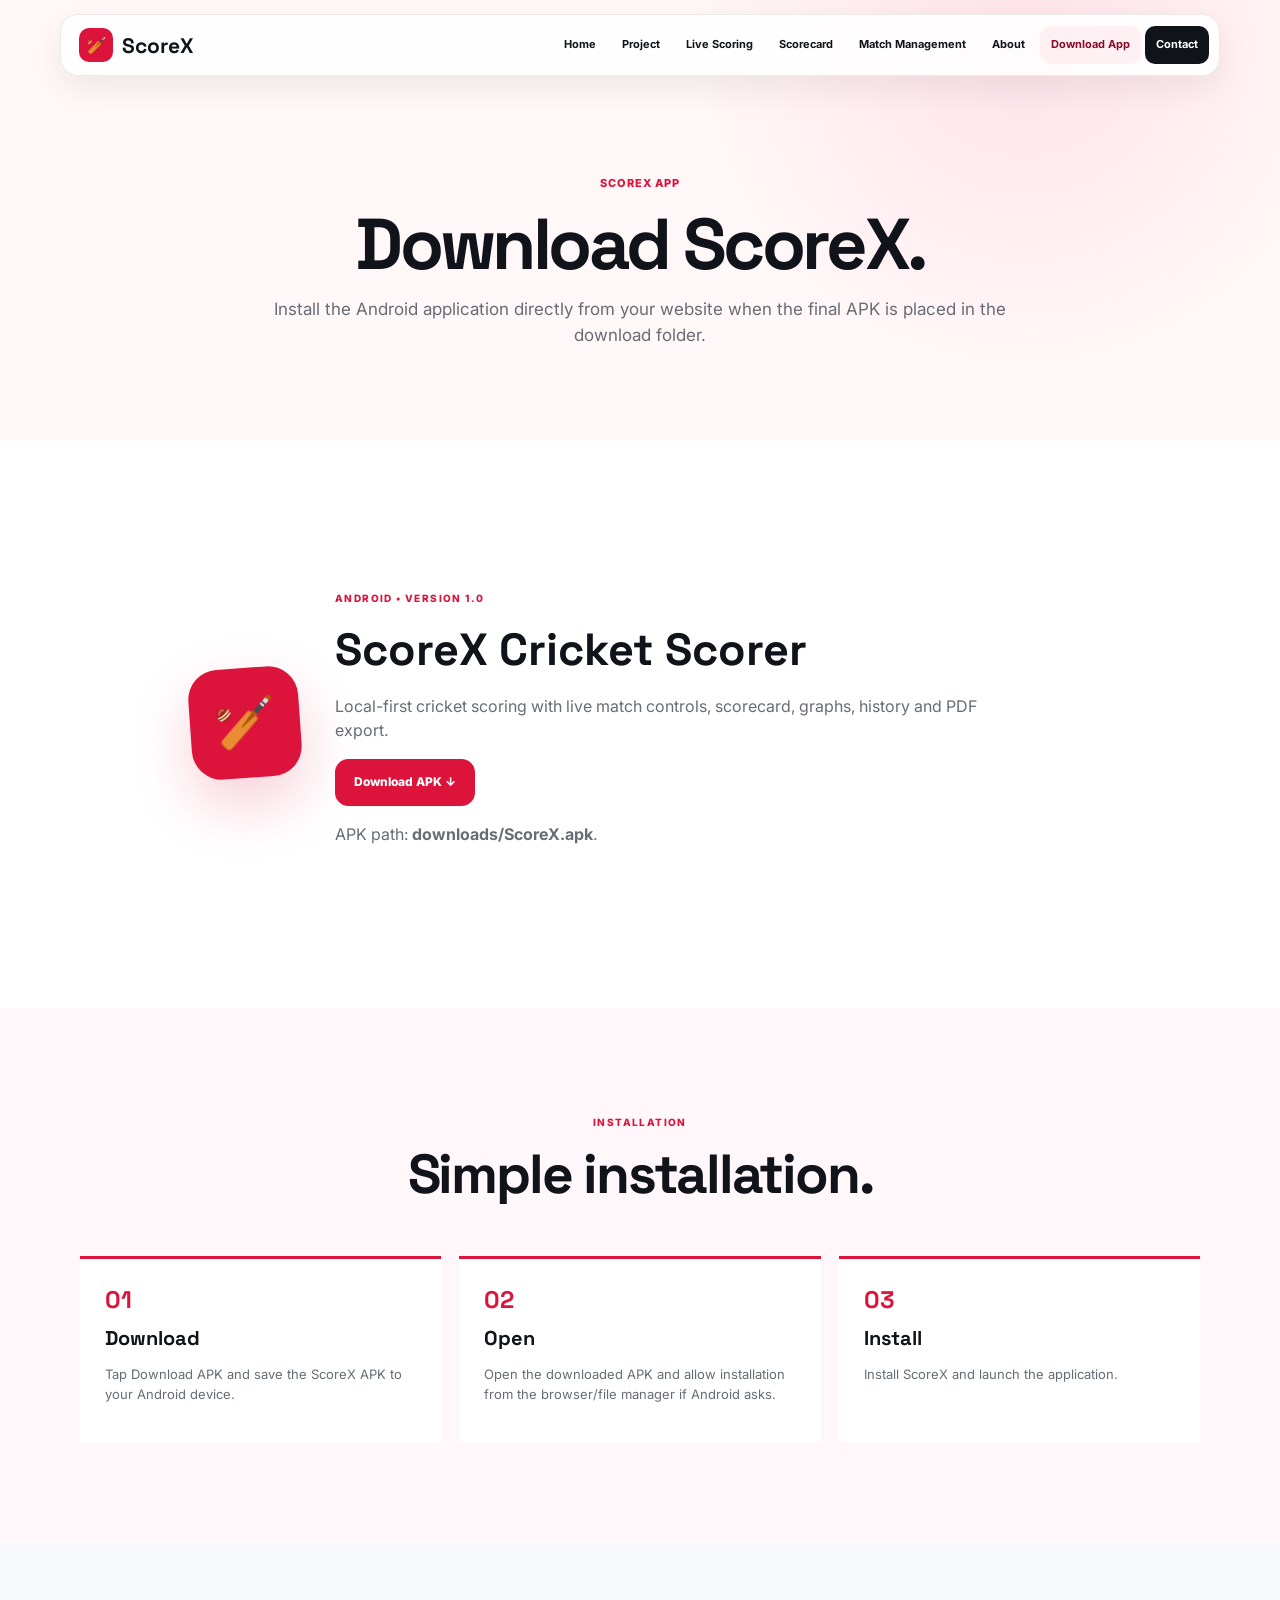
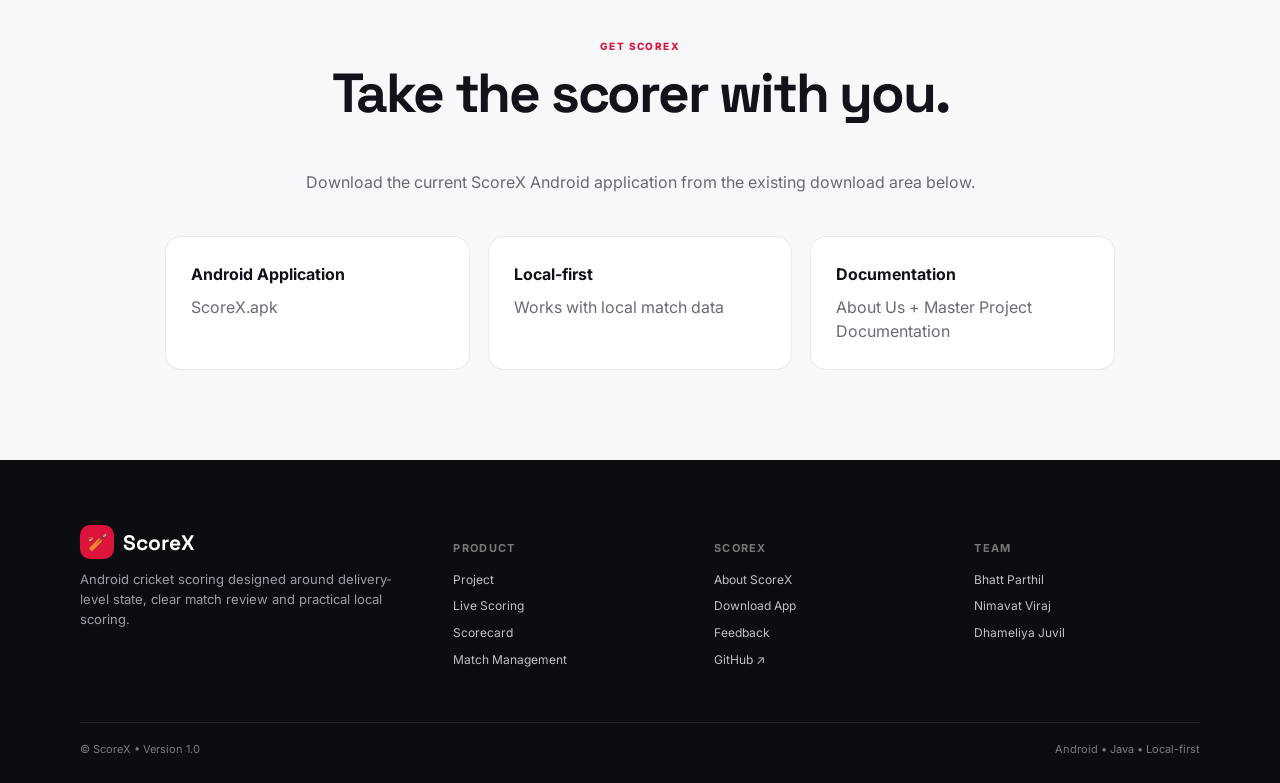
<file: download.html>
<!doctype html><html lang="en"><head><meta charset="utf-8"><meta name="viewport" content="width=device-width,initial-scale=1"><meta name="theme-color" content="#DC143C"><title>Download App | ScoreX</title><meta name="description" content="Download ScoreX Android APK"><link rel="stylesheet" href="css/style.css"></head><body><nav class="nav"><a class="brand" href="index.html"><span class="brand-mark">🏏</span>ScoreX</a><button class="menu" aria-label="Menu">☰</button><div class="links"><a href="index.html">Home</a><a href="features.html">Project</a><a href="live-scoring.html">Live Scoring</a><a href="scorecard.html">Scorecard</a><a href="match-management.html">Match Management</a><a href="about.html">About</a><a href="download.html">Download App</a><a class="cta" href="contact.html">Contact</a></div></nav><header class="pagehero"><div class="container"><div class="crumb">ScoreX App</div><h1>Download ScoreX.</h1><p>Install the Android application directly from your website when the final APK is placed in the download folder.</p></div></header><main><section><div class="container"><div class="download-clean"><div class="download-icon">🏏</div><div><span class="eyebrow">Android • Version 1.0</span><h2>ScoreX Cricket Scorer</h2><p>Local-first cricket scoring with live match controls, scorecard, graphs, history and PDF export.</p><a class="btn primary" href="downloads/ScoreX.apk" download>Download APK ↓</a><p class="note">APK path: <b>downloads/ScoreX.apk</b>.</p></div></div></div></section><section class="soft"><div class="container"><div class="section-head"><span class="eyebrow">Installation</span><h2>Simple installation.</h2></div><div class="install-grid"><div><b>01</b><h3>Download</h3><p>Tap Download APK and save the ScoreX APK to your Android device.</p></div><div><b>02</b><h3>Open</h3><p>Open the downloaded APK and allow installation from the browser/file manager if Android asks.</p></div><div><b>03</b><h3>Install</h3><p>Install ScoreX and launch the application.</p></div></div></div></section>
<section class="scorex-source-content">
  <div class="container">
    <div class="section-head">
      <span class="eyebrow">Get ScoreX</span>
      <h2>Take the scorer with you.</h2>
      <p>Download the current ScoreX Android application from the existing download area below.</p>
    </div>
    <div class="download-info">
      <div><b>Android Application</b><span>ScoreX.apk</span></div>
      <div><b>Local-first</b><span>Works with local match data</span></div>
      <div><b>Documentation</b><span>About Us + Master Project Documentation</span></div>
    </div>
  </div>
</section>

</main><footer><div class="container"><div class="footgrid"><div class="footbrand"><a class="brand" href="index.html"><span class="brand-mark">🏏</span>ScoreX</a><p>Android cricket scoring designed around delivery-level state, clear match review and practical local scoring.</p></div><div class="footcol"><h4>Product</h4><a href="features.html">Project</a><a href="live-scoring.html">Live Scoring</a><a href="scorecard.html">Scorecard</a><a href="match-management.html">Match Management</a></div><div class="footcol"><h4>ScoreX</h4><a href="about.html">About ScoreX</a><a href="download.html">Download App</a><a href="contact.html">Feedback</a><a href="https://github.com/parthilbhatt615-dotcom" target="_blank" rel="noopener">GitHub ↗</a></div><div class="footcol"><h4>Team</h4><a href="contact.html">Bhatt Parthil</a><a href="contact.html">Nimavat Viraj</a><a href="contact.html">Dhameliya Juvil</a></div></div><div class="bottom"><span>© ScoreX • Version 1.0</span><span>Android • Java • Local-first</span></div></div></footer><script src="js/script.js"></script></body></html>
</file>
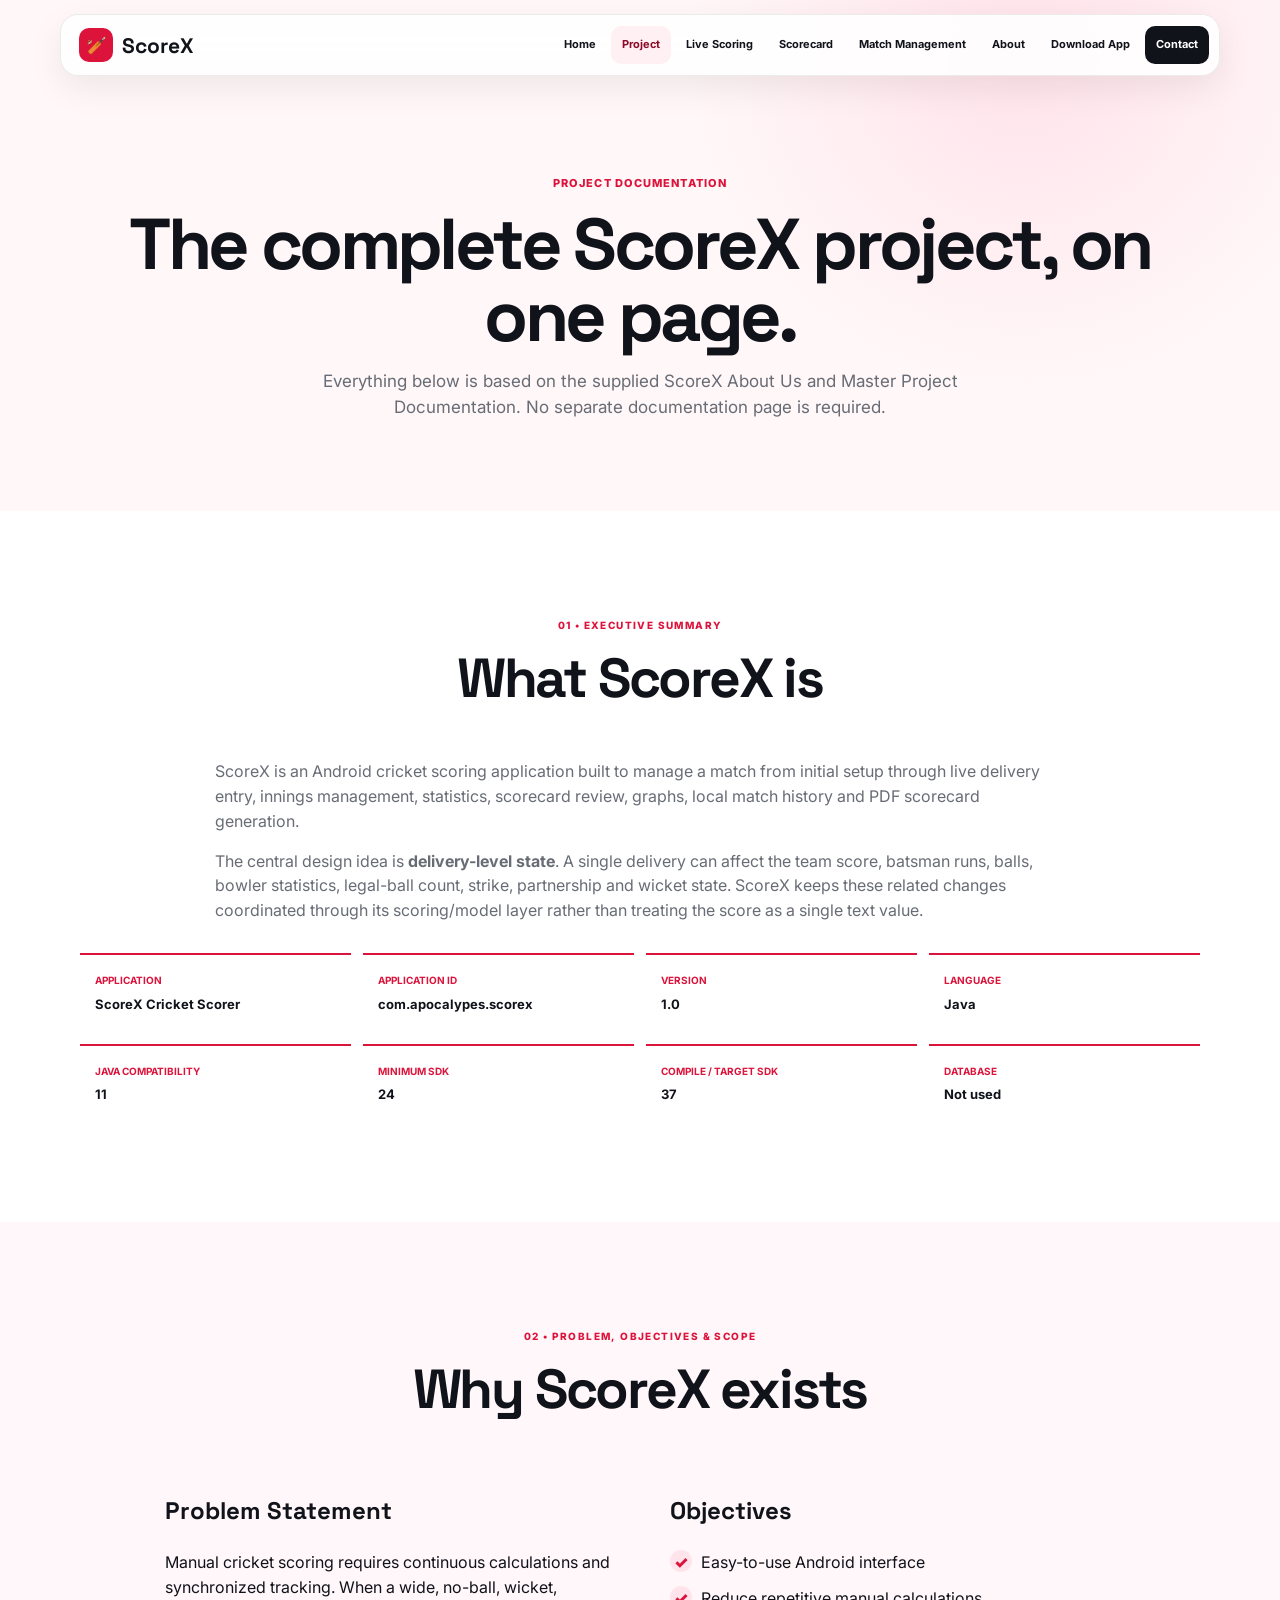
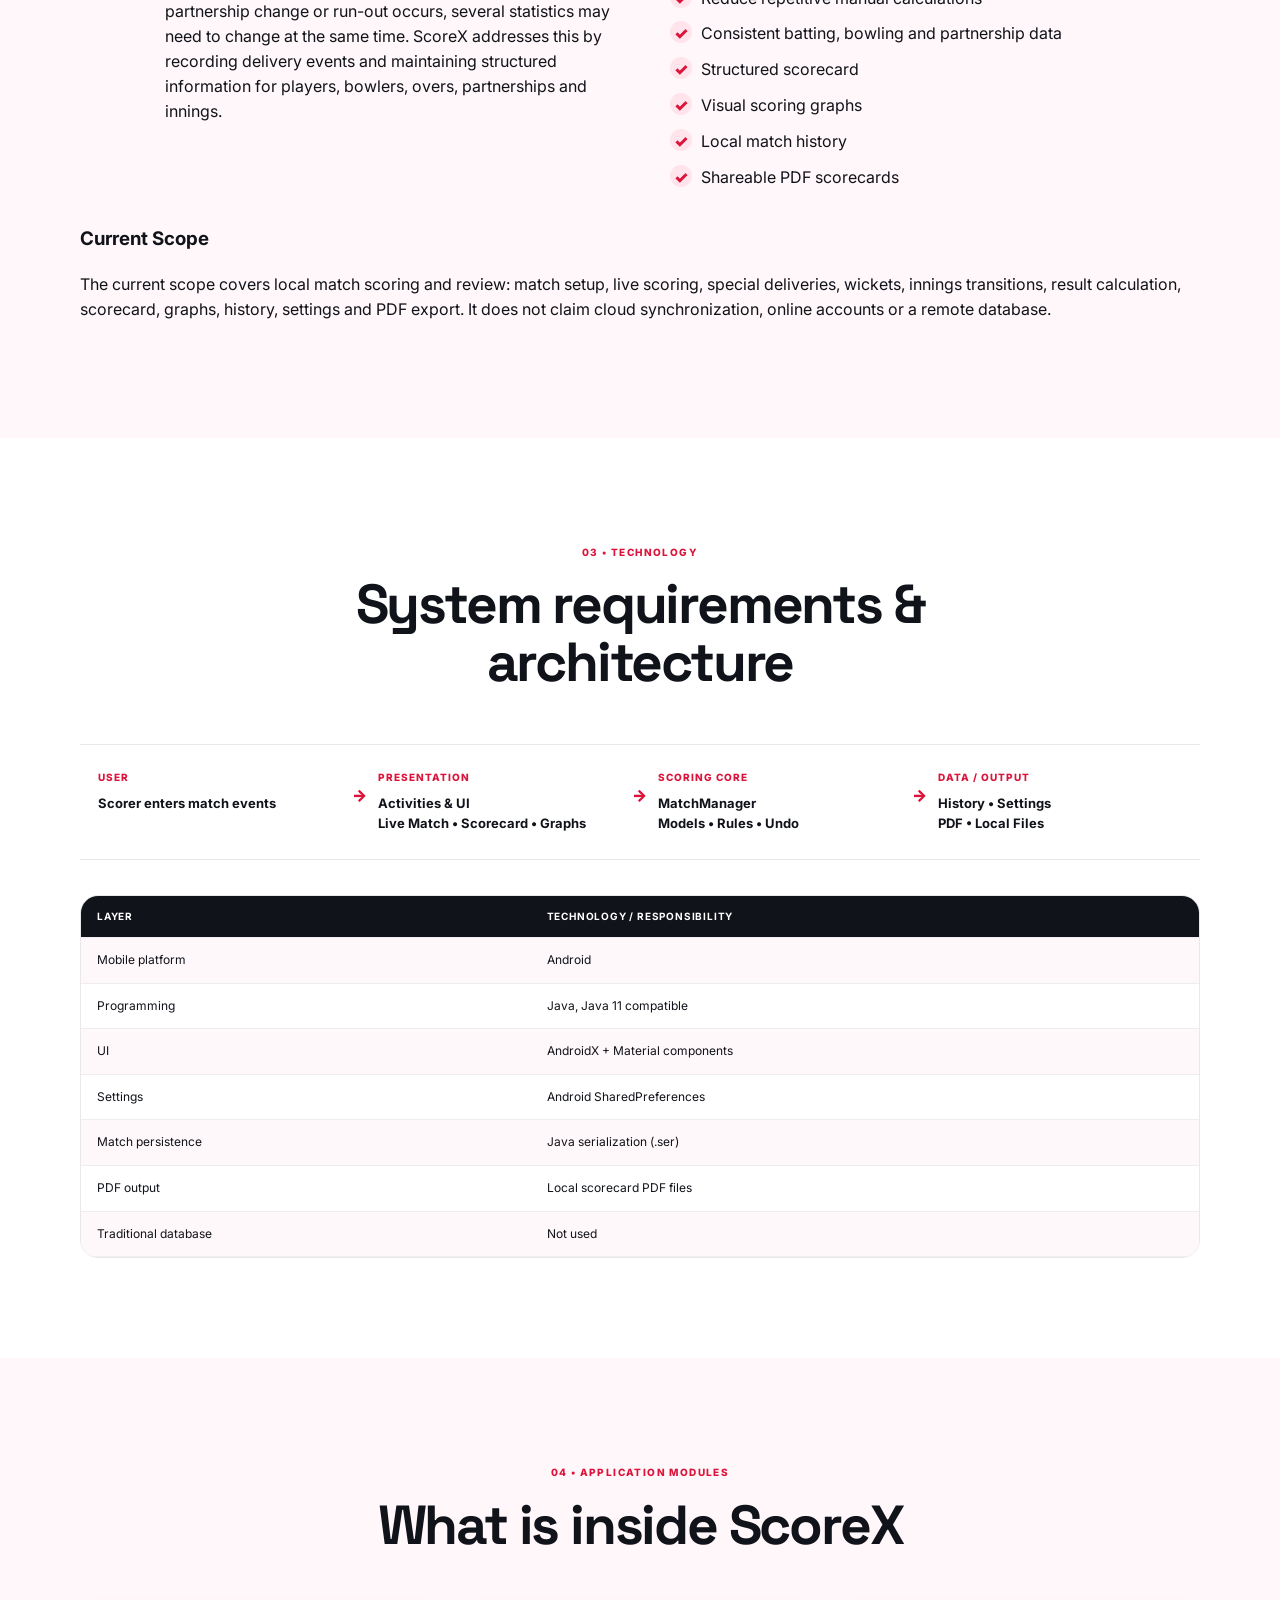
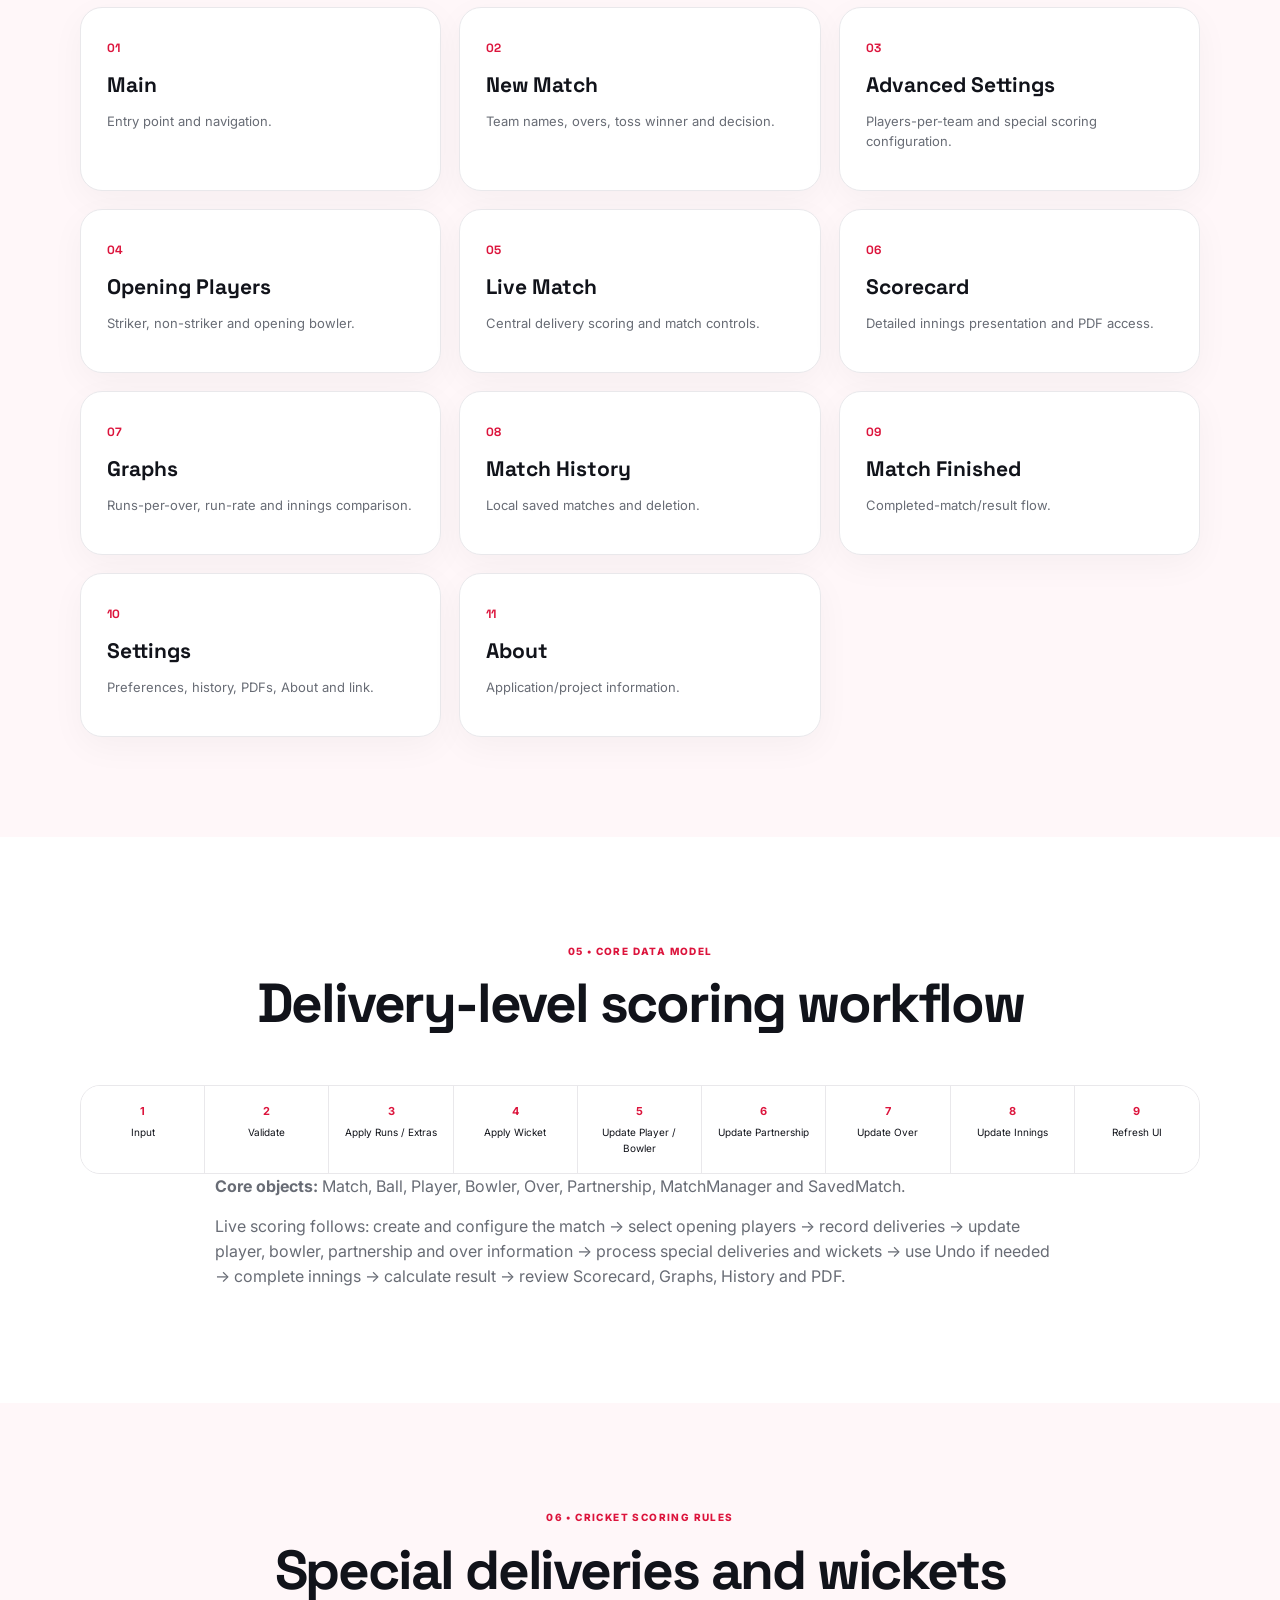
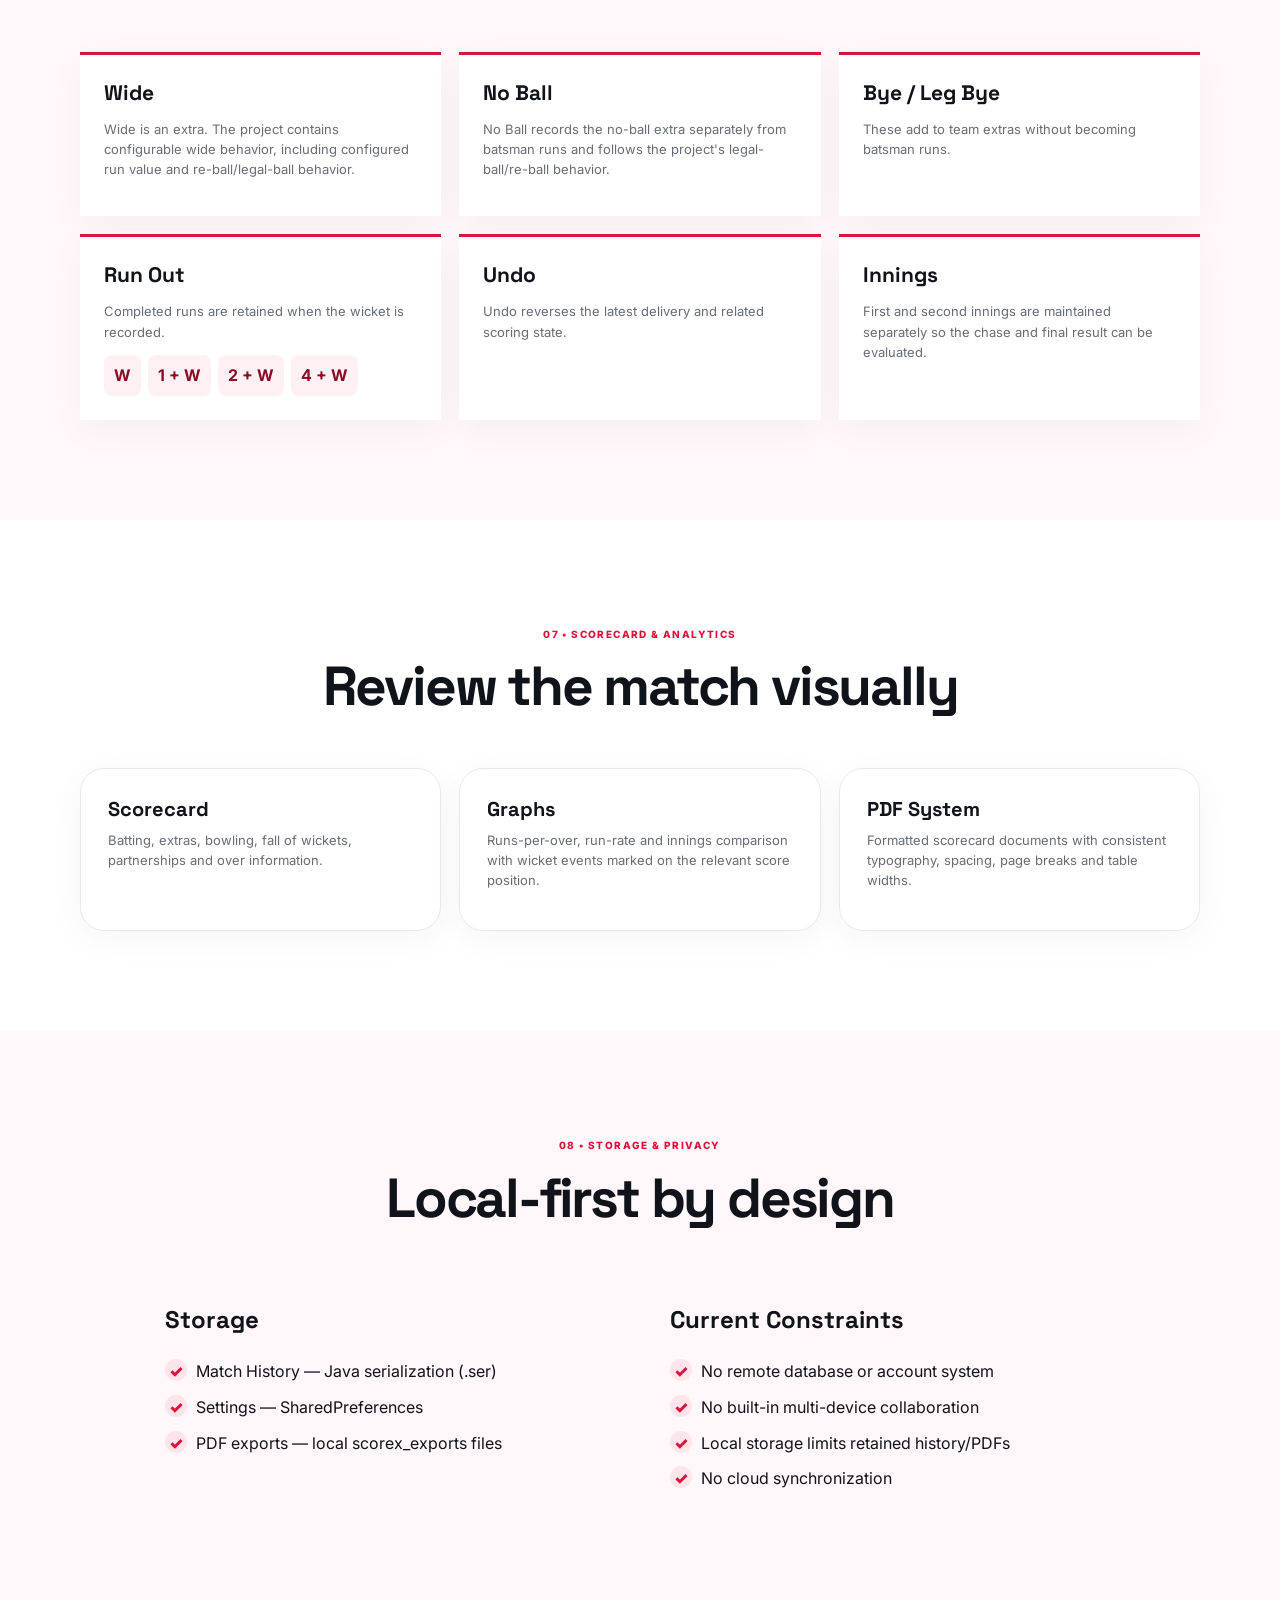
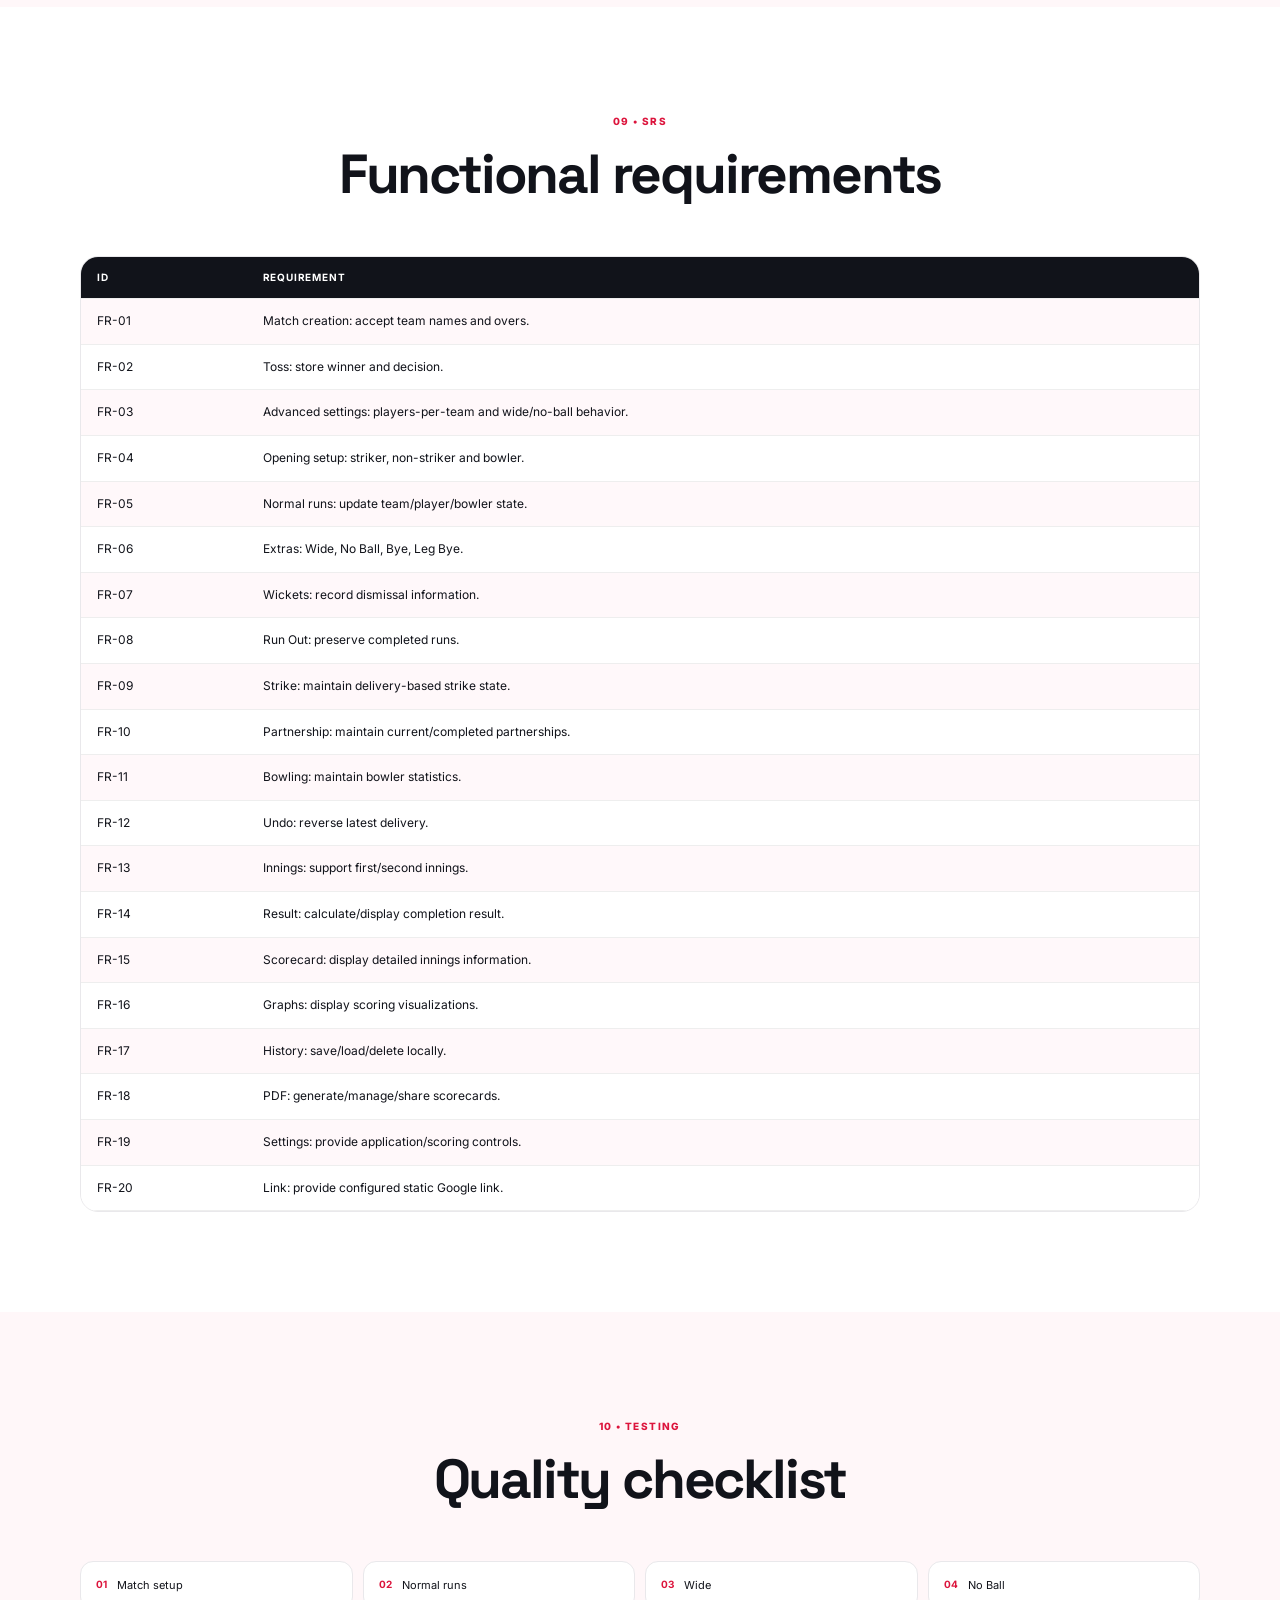
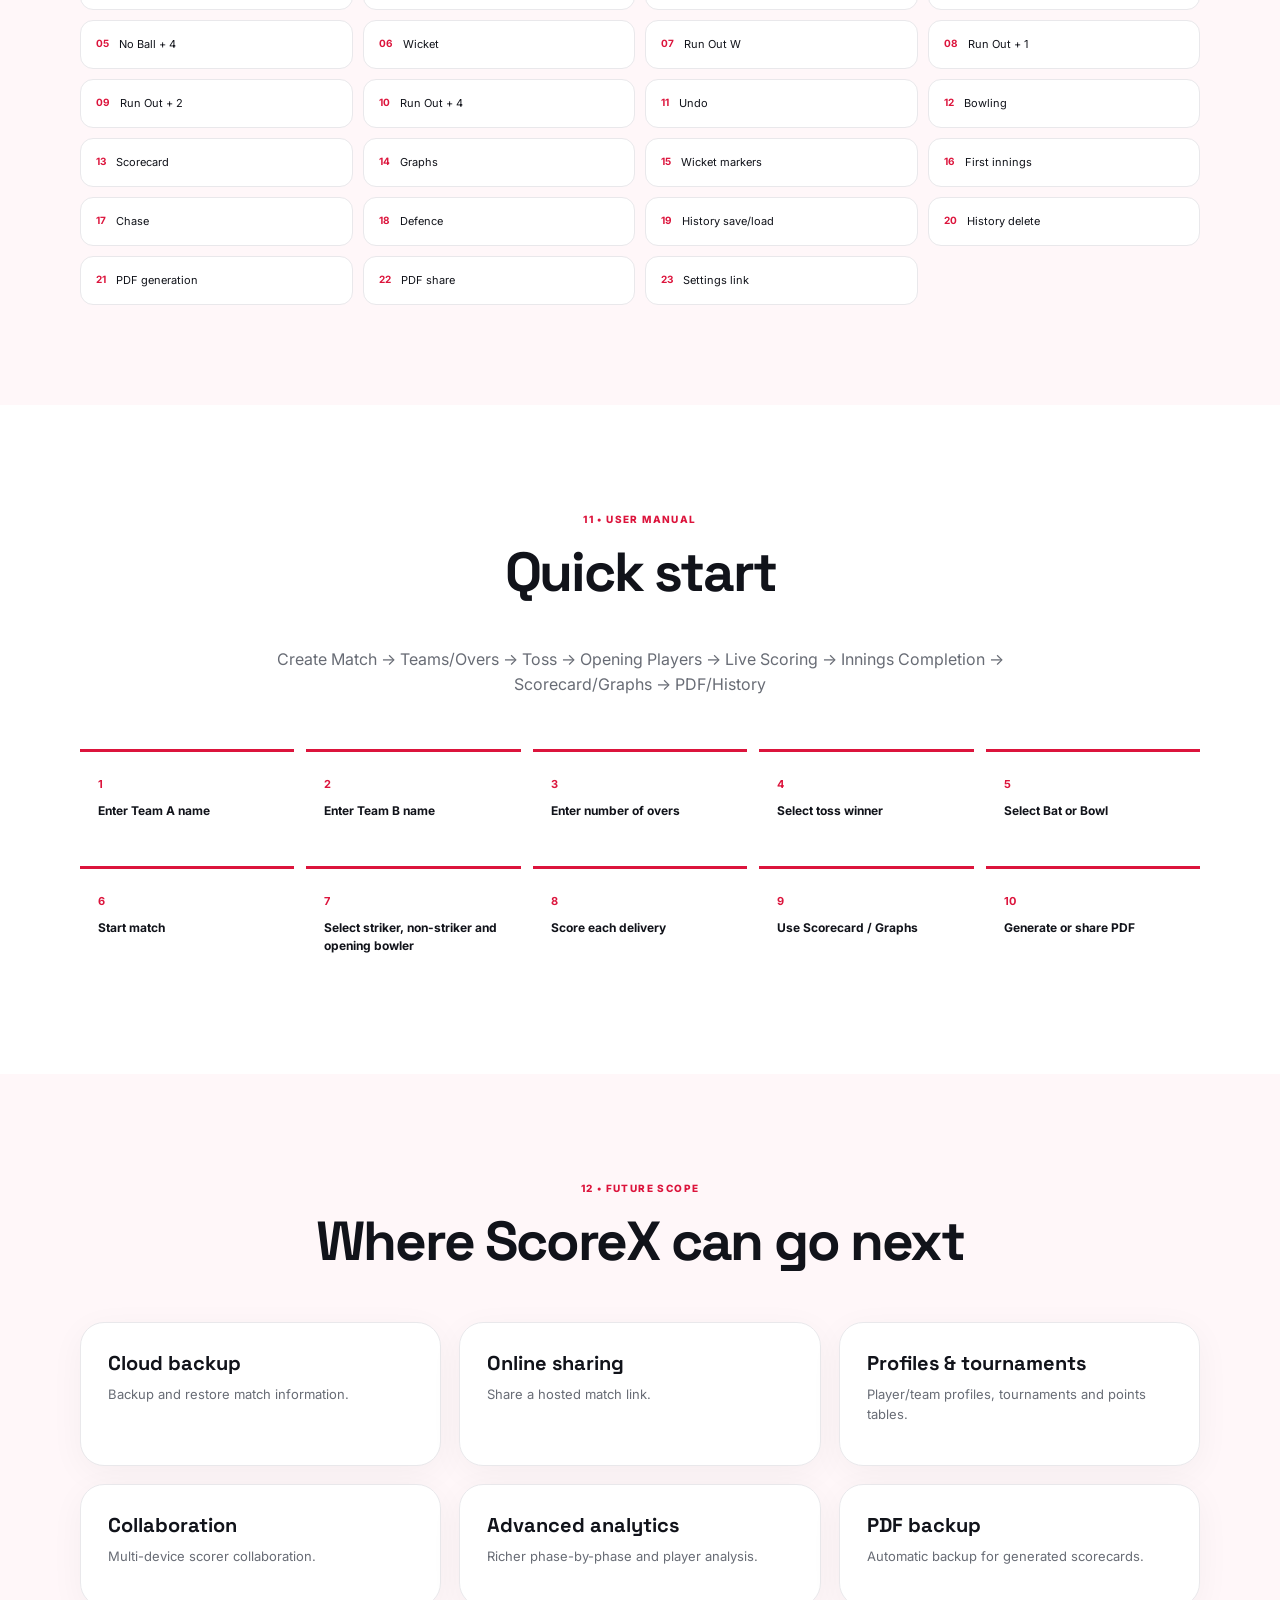
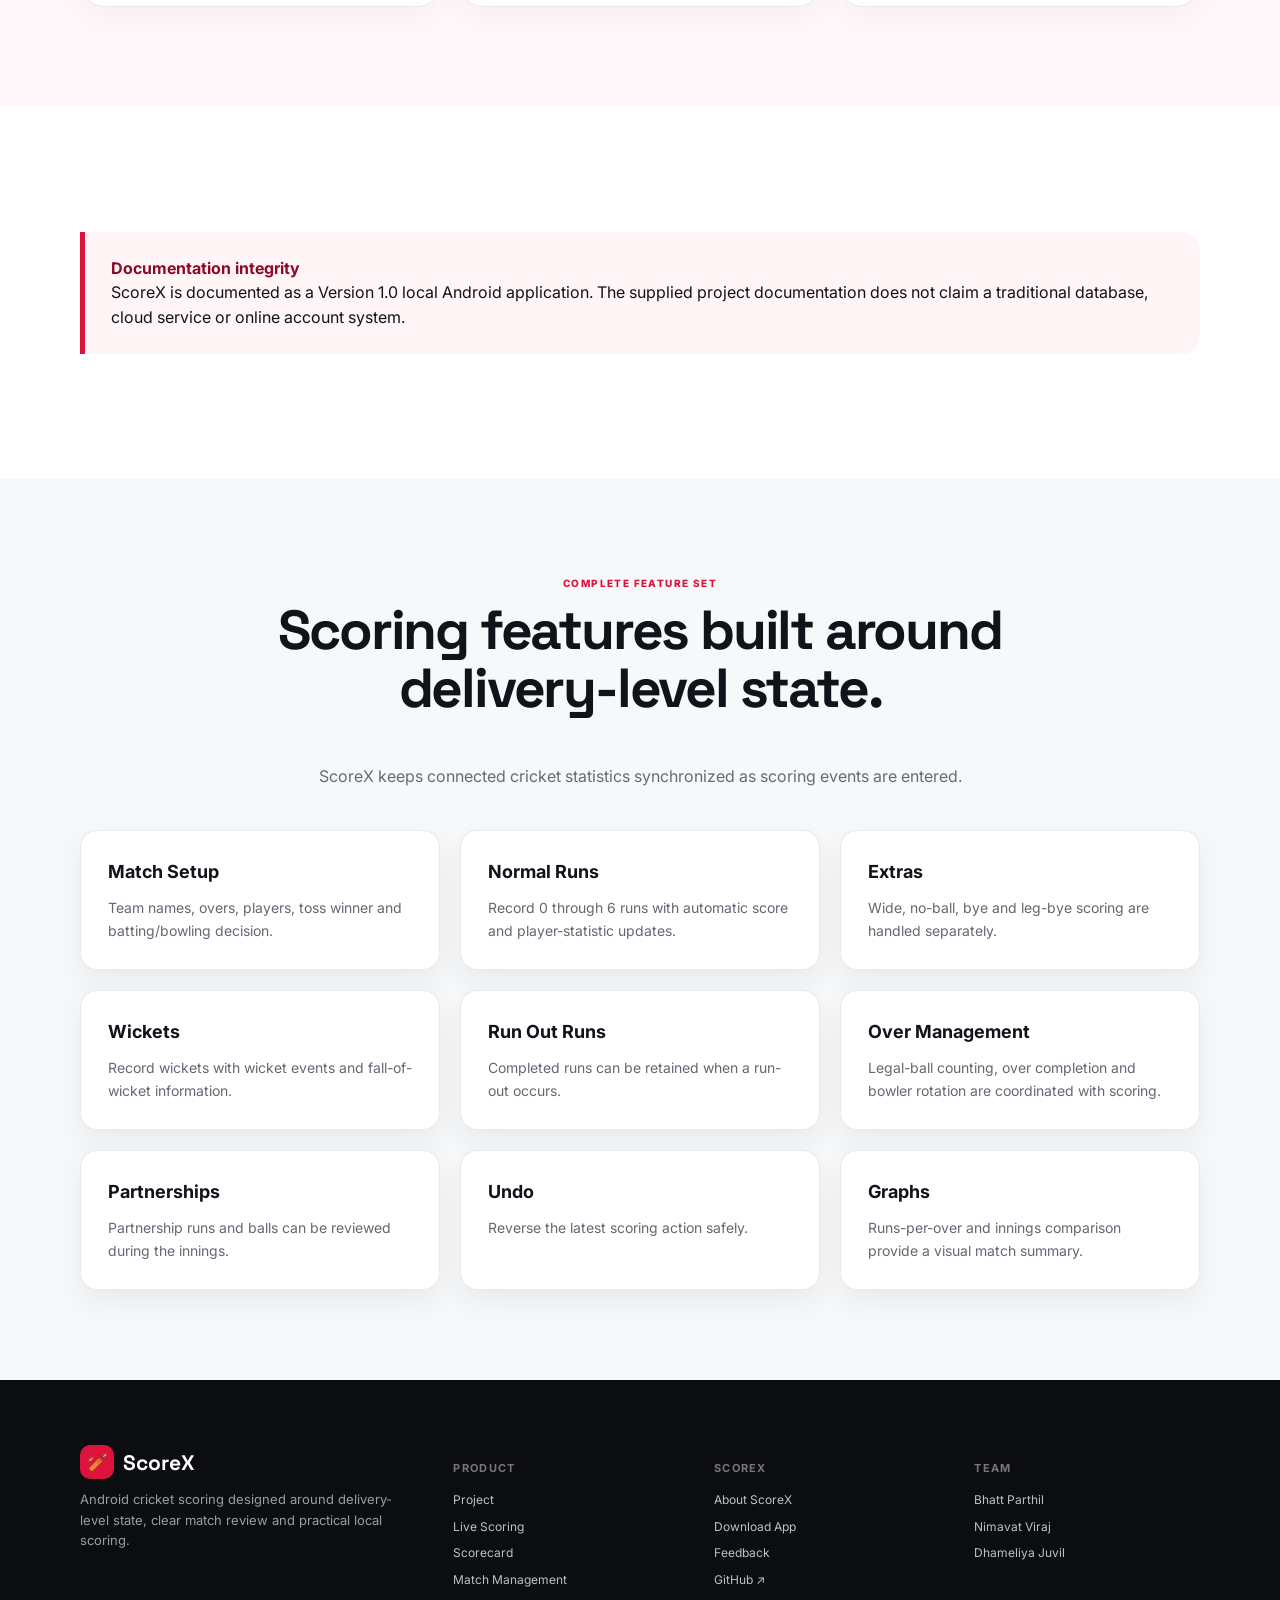
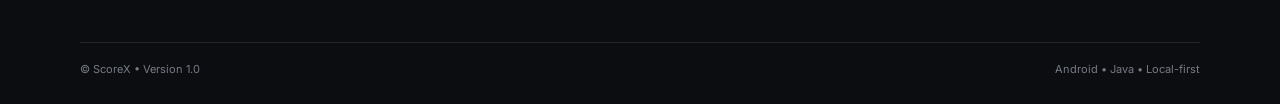
<file: features.html>
<!doctype html><html lang="en"><head><meta charset="utf-8"><meta name="viewport" content="width=device-width,initial-scale=1"><meta name="theme-color" content="#DC143C"><title>Project Documentation | ScoreX</title><meta name="description" content="Complete ScoreX project documentation"><link rel="stylesheet" href="css/style.css"></head><body><nav class="nav"><a class="brand" href="index.html"><span class="brand-mark">🏏</span>ScoreX</a><button class="menu" aria-label="Menu">☰</button><div class="links"><a href="index.html">Home</a><a href="features.html">Project</a><a href="live-scoring.html">Live Scoring</a><a href="scorecard.html">Scorecard</a><a href="match-management.html">Match Management</a><a href="about.html">About</a><a href="download.html">Download App</a><a class="cta" href="contact.html">Contact</a></div></nav><header class="pagehero"><div class="container"><div class="crumb">Project Documentation</div><h1>The complete ScoreX project, on one page.</h1><p>Everything below is based on the supplied ScoreX About Us and Master Project Documentation. No separate documentation page is required.</p></div></header><main>
<section><div class="container"><div class="section-head"><span class="eyebrow">01 • Executive Summary</span><h2>What ScoreX is</h2></div><div class="prose"><p>ScoreX is an Android cricket scoring application built to manage a match from initial setup through live delivery entry, innings management, statistics, scorecard review, graphs, local match history and PDF scorecard generation.</p><p>The central design idea is <b>delivery-level state</b>. A single delivery can affect the team score, batsman runs, balls, bowler statistics, legal-ball count, strike, partnership and wicket state. ScoreX keeps these related changes coordinated through its scoring/model layer rather than treating the score as a single text value.</p></div><div class="info-grid"><div><b>Application</b><span>ScoreX Cricket Scorer</span></div><div><b>Application ID</b><span>com.apocalypes.scorex</span></div><div><b>Version</b><span>1.0</span></div><div><b>Language</b><span>Java</span></div><div><b>Java compatibility</b><span>11</span></div><div><b>Minimum SDK</b><span>24</span></div><div><b>Compile / Target SDK</b><span>37</span></div><div><b>Database</b><span>Not used</span></div></div></div></section>
<section class="soft"><div class="container"><div class="section-head"><span class="eyebrow">02 • Problem, Objectives & Scope</span><h2>Why ScoreX exists</h2></div><div class="two-col"><div><h3>Problem Statement</h3><p>Manual cricket scoring requires continuous calculations and synchronized tracking. When a wide, no-ball, wicket, partnership change or run-out occurs, several statistics may need to change at the same time. ScoreX addresses this by recording delivery events and maintaining structured information for players, bowlers, overs, partnerships and innings.</p></div><div><h3>Objectives</h3><ul class="checks"><li>Easy-to-use Android interface</li><li>Reduce repetitive manual calculations</li><li>Consistent batting, bowling and partnership data</li><li>Structured scorecard</li><li>Visual scoring graphs</li><li>Local match history</li><li>Shareable PDF scorecards</li></ul></div></div><h3>Current Scope</h3><p>The current scope covers local match scoring and review: match setup, live scoring, special deliveries, wickets, innings transitions, result calculation, scorecard, graphs, history, settings and PDF export. It does not claim cloud synchronization, online accounts or a remote database.</p></div></section>
<section><div class="container"><div class="section-head"><span class="eyebrow">03 • Technology</span><h2>System requirements & architecture</h2></div><div class="architecture"><div><span>USER</span><b>Scorer enters match events</b></div><div><span>PRESENTATION</span><b>Activities & UI<br>Live Match • Scorecard • Graphs</b></div><div><span>SCORING CORE</span><b>MatchManager<br>Models • Rules • Undo</b></div><div><span>DATA / OUTPUT</span><b>History • Settings<br>PDF • Local Files</b></div></div><div class="tablewrap"><table><tr><th>Layer</th><th>Technology / Responsibility</th></tr><tr><td>Mobile platform</td><td>Android</td></tr><tr><td>Programming</td><td>Java, Java 11 compatible</td></tr><tr><td>UI</td><td>AndroidX + Material components</td></tr><tr><td>Settings</td><td>Android SharedPreferences</td></tr><tr><td>Match persistence</td><td>Java serialization (.ser)</td></tr><tr><td>PDF output</td><td>Local scorecard PDF files</td></tr><tr><td>Traditional database</td><td>Not used</td></tr></table></div></div></section>
<section class="soft"><div class="container"><div class="section-head"><span class="eyebrow">04 • Application Modules</span><h2>What is inside ScoreX</h2></div><div class="module-grid"><article class="module tilt"><span>01</span><h3>Main</h3><p>Entry point and navigation.</p></article><article class="module tilt"><span>02</span><h3>New Match</h3><p>Team names, overs, toss winner and decision.</p></article><article class="module tilt"><span>03</span><h3>Advanced Settings</h3><p>Players-per-team and special scoring configuration.</p></article><article class="module tilt"><span>04</span><h3>Opening Players</h3><p>Striker, non-striker and opening bowler.</p></article><article class="module tilt"><span>05</span><h3>Live Match</h3><p>Central delivery scoring and match controls.</p></article><article class="module tilt"><span>06</span><h3>Scorecard</h3><p>Detailed innings presentation and PDF access.</p></article><article class="module tilt"><span>07</span><h3>Graphs</h3><p>Runs-per-over, run-rate and innings comparison.</p></article><article class="module tilt"><span>08</span><h3>Match History</h3><p>Local saved matches and deletion.</p></article><article class="module tilt"><span>09</span><h3>Match Finished</h3><p>Completed-match/result flow.</p></article><article class="module tilt"><span>10</span><h3>Settings</h3><p>Preferences, history, PDFs, About and link.</p></article><article class="module tilt"><span>11</span><h3>About</h3><p>Application/project information.</p></article></div></div></section>
<section><div class="container"><div class="section-head"><span class="eyebrow">05 • Core Data Model</span><h2>Delivery-level scoring workflow</h2></div><div class="flowline"><div><b>1</b><span>Input</span></div><div><b>2</b><span>Validate</span></div><div><b>3</b><span>Apply Runs / Extras</span></div><div><b>4</b><span>Apply Wicket</span></div><div><b>5</b><span>Update Player / Bowler</span></div><div><b>6</b><span>Update Partnership</span></div><div><b>7</b><span>Update Over</span></div><div><b>8</b><span>Update Innings</span></div><div><b>9</b><span>Refresh UI</span></div></div><div class="prose"><p><b>Core objects:</b> Match, Ball, Player, Bowler, Over, Partnership, MatchManager and SavedMatch.</p><p>Live scoring follows: create and configure the match → select opening players → record deliveries → update player, bowler, partnership and over information → process special deliveries and wickets → use Undo if needed → complete innings → calculate result → review Scorecard, Graphs, History and PDF.</p></div></div></section>
<section class="soft"><div class="container"><div class="section-head"><span class="eyebrow">06 • Cricket Scoring Rules</span><h2>Special deliveries and wickets</h2></div><div class="rules-grid"><article><h3>Wide</h3><p>Wide is an extra. The project contains configurable wide behavior, including configured run value and re-ball/legal-ball behavior.</p></article><article><h3>No Ball</h3><p>No Ball records the no-ball extra separately from batsman runs and follows the project's legal-ball/re-ball behavior.</p></article><article><h3>Bye / Leg Bye</h3><p>These add to team extras without becoming batsman runs.</p></article><article><h3>Run Out</h3><p>Completed runs are retained when the wicket is recorded.</p><div class="examples"><b>W</b><b>1 + W</b><b>2 + W</b><b>4 + W</b></div></article><article><h3>Undo</h3><p>Undo reverses the latest delivery and related scoring state.</p></article><article><h3>Innings</h3><p>First and second innings are maintained separately so the chase and final result can be evaluated.</p></article></div></div></section>
<section><div class="container"><div class="section-head"><span class="eyebrow">07 • Scorecard & Analytics</span><h2>Review the match visually</h2></div><div class="grid3"><article class="card tilt"><h3>Scorecard</h3><p>Batting, extras, bowling, fall of wickets, partnerships and over information.</p></article><article class="card tilt"><h3>Graphs</h3><p>Runs-per-over, run-rate and innings comparison with wicket events marked on the relevant score position.</p></article><article class="card tilt"><h3>PDF System</h3><p>Formatted scorecard documents with consistent typography, spacing, page breaks and table widths.</p></article></div></div></section>
<section class="soft"><div class="container"><div class="section-head"><span class="eyebrow">08 • Storage & Privacy</span><h2>Local-first by design</h2></div><div class="two-col"><div><h3>Storage</h3><ul class="checks"><li>Match History — Java serialization (.ser)</li><li>Settings — SharedPreferences</li><li>PDF exports — local scorex_exports files</li></ul></div><div><h3>Current Constraints</h3><ul class="checks"><li>No remote database or account system</li><li>No built-in multi-device collaboration</li><li>Local storage limits retained history/PDFs</li><li>No cloud synchronization</li></ul></div></div></div></section>
<section><div class="container"><div class="section-head"><span class="eyebrow">09 • SRS</span><h2>Functional requirements</h2></div><div class="tablewrap"><table><tr><th>ID</th><th>Requirement</th></tr><tr><td>FR-01</td><td>Match creation: accept team names and overs.</td></tr><tr><td>FR-02</td><td>Toss: store winner and decision.</td></tr><tr><td>FR-03</td><td>Advanced settings: players-per-team and wide/no-ball behavior.</td></tr><tr><td>FR-04</td><td>Opening setup: striker, non-striker and bowler.</td></tr><tr><td>FR-05</td><td>Normal runs: update team/player/bowler state.</td></tr><tr><td>FR-06</td><td>Extras: Wide, No Ball, Bye, Leg Bye.</td></tr><tr><td>FR-07</td><td>Wickets: record dismissal information.</td></tr><tr><td>FR-08</td><td>Run Out: preserve completed runs.</td></tr><tr><td>FR-09</td><td>Strike: maintain delivery-based strike state.</td></tr><tr><td>FR-10</td><td>Partnership: maintain current/completed partnerships.</td></tr><tr><td>FR-11</td><td>Bowling: maintain bowler statistics.</td></tr><tr><td>FR-12</td><td>Undo: reverse latest delivery.</td></tr><tr><td>FR-13</td><td>Innings: support first/second innings.</td></tr><tr><td>FR-14</td><td>Result: calculate/display completion result.</td></tr><tr><td>FR-15</td><td>Scorecard: display detailed innings information.</td></tr><tr><td>FR-16</td><td>Graphs: display scoring visualizations.</td></tr><tr><td>FR-17</td><td>History: save/load/delete locally.</td></tr><tr><td>FR-18</td><td>PDF: generate/manage/share scorecards.</td></tr><tr><td>FR-19</td><td>Settings: provide application/scoring controls.</td></tr><tr><td>FR-20</td><td>Link: provide configured static Google link.</td></tr></table></div></div></section>
<section class="soft"><div class="container"><div class="section-head"><span class="eyebrow">10 • Testing</span><h2>Quality checklist</h2></div><div class="test-grid"><div><b>01</b><span>Match setup</span></div><div><b>02</b><span>Normal runs</span></div><div><b>03</b><span>Wide</span></div><div><b>04</b><span>No Ball</span></div><div><b>05</b><span>No Ball + 4</span></div><div><b>06</b><span>Wicket</span></div><div><b>07</b><span>Run Out W</span></div><div><b>08</b><span>Run Out + 1</span></div><div><b>09</b><span>Run Out + 2</span></div><div><b>10</b><span>Run Out + 4</span></div><div><b>11</b><span>Undo</span></div><div><b>12</b><span>Bowling</span></div><div><b>13</b><span>Scorecard</span></div><div><b>14</b><span>Graphs</span></div><div><b>15</b><span>Wicket markers</span></div><div><b>16</b><span>First innings</span></div><div><b>17</b><span>Chase</span></div><div><b>18</b><span>Defence</span></div><div><b>19</b><span>History save/load</span></div><div><b>20</b><span>History delete</span></div><div><b>21</b><span>PDF generation</span></div><div><b>22</b><span>PDF share</span></div><div><b>23</b><span>Settings link</span></div></div></div></section>
<section><div class="container"><div class="section-head"><span class="eyebrow">11 • User Manual</span><h2>Quick start</h2><p>Create Match → Teams/Overs → Toss → Opening Players → Live Scoring → Innings Completion → Scorecard/Graphs → PDF/History</p></div><div class="quicksteps"><div><b>1</b><span>Enter Team A name</span></div><div><b>2</b><span>Enter Team B name</span></div><div><b>3</b><span>Enter number of overs</span></div><div><b>4</b><span>Select toss winner</span></div><div><b>5</b><span>Select Bat or Bowl</span></div><div><b>6</b><span>Start match</span></div><div><b>7</b><span>Select striker, non-striker and opening bowler</span></div><div><b>8</b><span>Score each delivery</span></div><div><b>9</b><span>Use Scorecard / Graphs</span></div><div><b>10</b><span>Generate or share PDF</span></div></div></div></section>
<section class="soft"><div class="container"><div class="section-head"><span class="eyebrow">12 • Future Scope</span><h2>Where ScoreX can go next</h2></div><div class="grid3"><article class="card"><h3>Cloud backup</h3><p>Backup and restore match information.</p></article><article class="card"><h3>Online sharing</h3><p>Share a hosted match link.</p></article><article class="card"><h3>Profiles & tournaments</h3><p>Player/team profiles, tournaments and points tables.</p></article><article class="card"><h3>Collaboration</h3><p>Multi-device scorer collaboration.</p></article><article class="card"><h3>Advanced analytics</h3><p>Richer phase-by-phase and player analysis.</p></article><article class="card"><h3>PDF backup</h3><p>Automatic backup for generated scorecards.</p></article></div></div></section>
<section><div class="container"><div class="callout"><strong>Documentation integrity</strong><br>ScoreX is documented as a Version 1.0 local Android application. The supplied project documentation does not claim a traditional database, cloud service or online account system.</div></div></section>
<section class="scorex-source-content">
  <div class="container">
    <div class="section-head">
      <span class="eyebrow">Complete Feature Set</span>
      <h2>Scoring features built around delivery-level state.</h2>
      <p>ScoreX keeps connected cricket statistics synchronized as scoring events are entered.</p>
    </div>
    <div class="source-grid">
      <article><b>Match Setup</b><p>Team names, overs, players, toss winner and batting/bowling decision.</p></article>
      <article><b>Normal Runs</b><p>Record 0 through 6 runs with automatic score and player-statistic updates.</p></article>
      <article><b>Extras</b><p>Wide, no-ball, bye and leg-bye scoring are handled separately.</p></article>
      <article><b>Wickets</b><p>Record wickets with wicket events and fall-of-wicket information.</p></article>
      <article><b>Run Out Runs</b><p>Completed runs can be retained when a run-out occurs.</p></article>
      <article><b>Over Management</b><p>Legal-ball counting, over completion and bowler rotation are coordinated with scoring.</p></article>
      <article><b>Partnerships</b><p>Partnership runs and balls can be reviewed during the innings.</p></article>
      <article><b>Undo</b><p>Reverse the latest scoring action safely.</p></article>
      <article><b>Graphs</b><p>Runs-per-over and innings comparison provide a visual match summary.</p></article>
    </div>
  </div>
</section>

</main><footer><div class="container"><div class="footgrid"><div class="footbrand"><a class="brand" href="index.html"><span class="brand-mark">🏏</span>ScoreX</a><p>Android cricket scoring designed around delivery-level state, clear match review and practical local scoring.</p></div><div class="footcol"><h4>Product</h4><a href="features.html">Project</a><a href="live-scoring.html">Live Scoring</a><a href="scorecard.html">Scorecard</a><a href="match-management.html">Match Management</a></div><div class="footcol"><h4>ScoreX</h4><a href="about.html">About ScoreX</a><a href="download.html">Download App</a><a href="contact.html">Feedback</a><a href="https://github.com/parthilbhatt615-dotcom" target="_blank" rel="noopener">GitHub ↗</a></div><div class="footcol"><h4>Team</h4><a href="contact.html">Bhatt Parthil</a><a href="contact.html">Nimavat Viraj</a><a href="contact.html">Dhameliya Juvil</a></div></div><div class="bottom"><span>© ScoreX • Version 1.0</span><span>Android • Java • Local-first</span></div></div></footer><script src="js/script.js"></script></body></html>
</file>
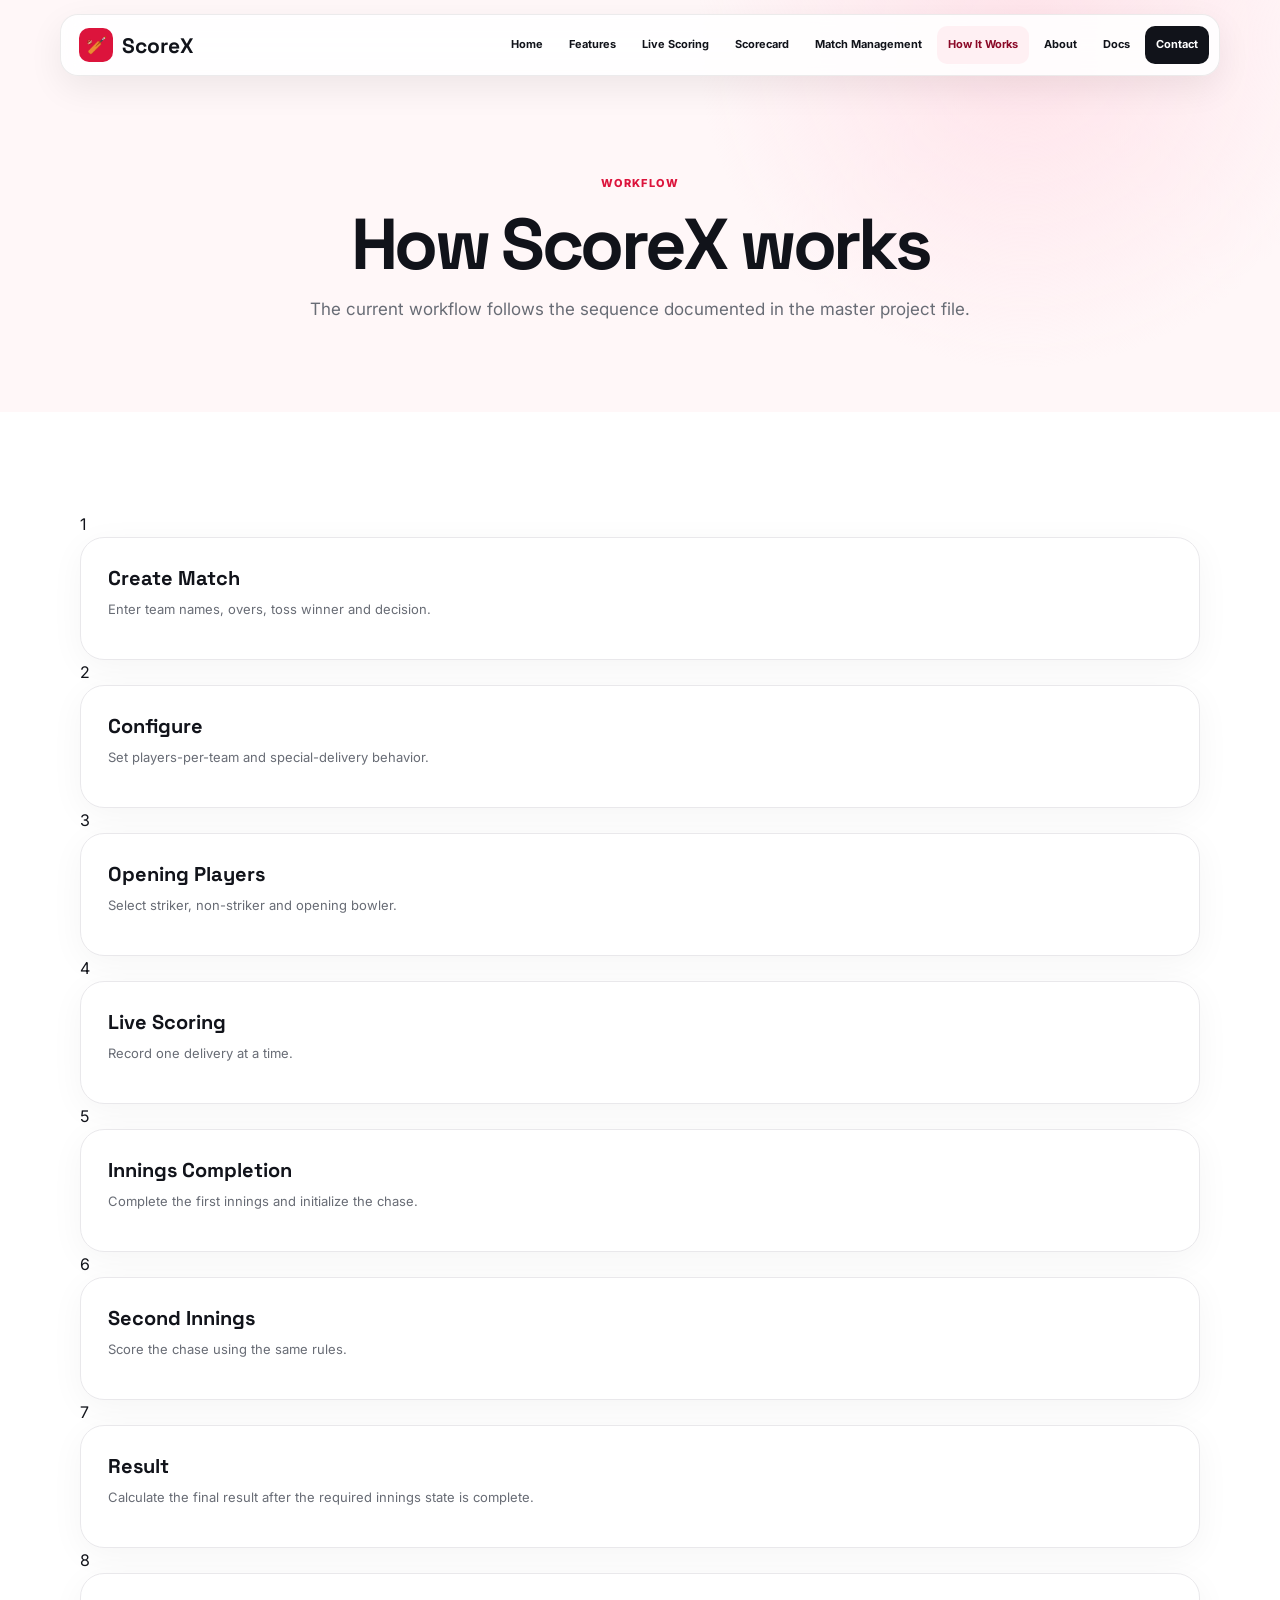
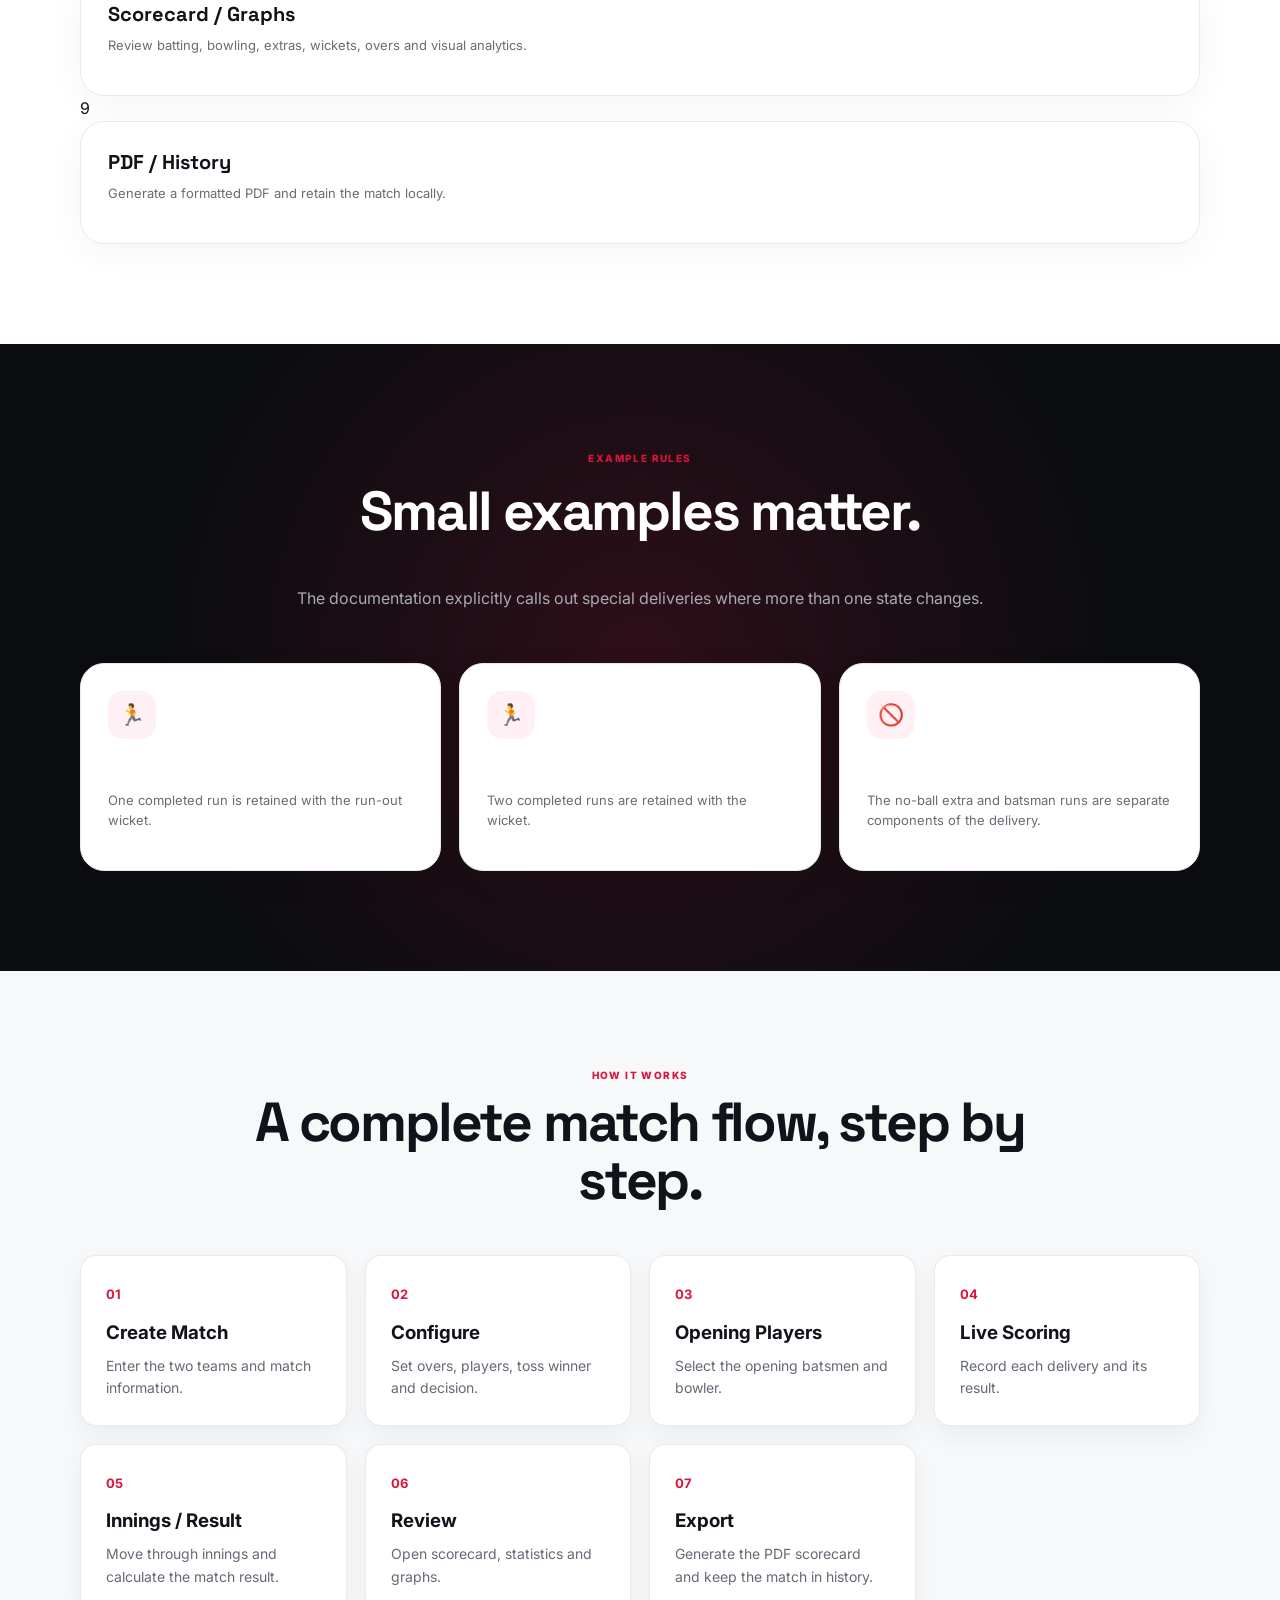
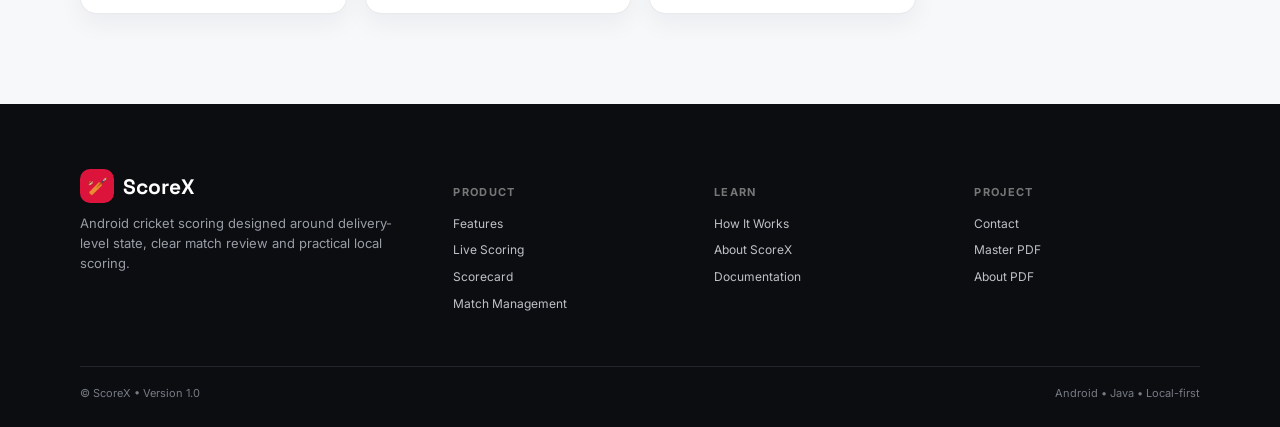
<file: how-it-works.html>
<!doctype html><html lang="en"><head><meta charset="utf-8"><meta name="viewport" content="width=device-width,initial-scale=1"><meta name="theme-color" content="#DC143C"><title>How It Works | ScoreX</title><meta name="description" content="ScoreX Android cricket scorer"><link rel="stylesheet" href="css/style.css"></head><body><nav class="nav"><a class="brand" href="index.html"><span class="brand-mark">🏏</span>ScoreX</a><button class="menu" aria-label="Menu">☰</button><div class="links"><a href="index.html">Home</a><a href="features.html">Features</a><a href="live-scoring.html">Live Scoring</a><a href="scorecard.html">Scorecard</a><a href="match-management.html">Match Management</a><a href="how-it-works.html">How It Works</a><a href="about.html">About</a><a href="download.html">Docs</a><a class="cta" href="contact.html">Contact</a></div></nav><header class="pagehero"><div class="container"><div class="crumb">Workflow</div><h1>How ScoreX works</h1><p>The current workflow follows the sequence documented in the master project file.</p></div></header><main><section><div class="container"><div class="timeline"><div class="step reveal"><div class="num">1</div><div class="card"><h3>Create Match</h3><p>Enter team names, overs, toss winner and decision.</p></div></div><div class="step reveal"><div class="num">2</div><div class="card"><h3>Configure</h3><p>Set players-per-team and special-delivery behavior.</p></div></div><div class="step reveal"><div class="num">3</div><div class="card"><h3>Opening Players</h3><p>Select striker, non-striker and opening bowler.</p></div></div><div class="step reveal"><div class="num">4</div><div class="card"><h3>Live Scoring</h3><p>Record one delivery at a time.</p></div></div><div class="step reveal"><div class="num">5</div><div class="card"><h3>Innings Completion</h3><p>Complete the first innings and initialize the chase.</p></div></div><div class="step reveal"><div class="num">6</div><div class="card"><h3>Second Innings</h3><p>Score the chase using the same rules.</p></div></div><div class="step reveal"><div class="num">7</div><div class="card"><h3>Result</h3><p>Calculate the final result after the required innings state is complete.</p></div></div><div class="step reveal"><div class="num">8</div><div class="card"><h3>Scorecard / Graphs</h3><p>Review batting, bowling, extras, wickets, overs and visual analytics.</p></div></div><div class="step reveal"><div class="num">9</div><div class="card"><h3>PDF / History</h3><p>Generate a formatted PDF and retain the match locally.</p></div></div></div></div></section><section class="dark"><div class="container"><div class="section-head"><span class="eyebrow">Example rules</span><h2>Small examples matter.</h2><p style="color:#a8abb4">The documentation explicitly calls out special deliveries where more than one state changes.</p></div><div class="grid3"><article class="card"><div class="icon">🏃</div><h3>1 + W</h3><p>One completed run is retained with the run-out wicket.</p></article><article class="card"><div class="icon">🏃</div><h3>2 + W</h3><p>Two completed runs are retained with the wicket.</p></article><article class="card"><div class="icon">🚫</div><h3>No Ball + 4</h3><p>The no-ball extra and batsman runs are separate components of the delivery.</p></article></div></div></section>
<section class="scorex-source-content">
  <div class="container">
    <div class="section-head">
      <span class="eyebrow">How It Works</span>
      <h2>A complete match flow, step by step.</h2>
    </div>
    <div class="workflow">
      <div><strong>01</strong><h3>Create Match</h3><p>Enter the two teams and match information.</p></div>
      <div><strong>02</strong><h3>Configure</h3><p>Set overs, players, toss winner and decision.</p></div>
      <div><strong>03</strong><h3>Opening Players</h3><p>Select the opening batsmen and bowler.</p></div>
      <div><strong>04</strong><h3>Live Scoring</h3><p>Record each delivery and its result.</p></div>
      <div><strong>05</strong><h3>Innings / Result</h3><p>Move through innings and calculate the match result.</p></div>
      <div><strong>06</strong><h3>Review</h3><p>Open scorecard, statistics and graphs.</p></div>
      <div><strong>07</strong><h3>Export</h3><p>Generate the PDF scorecard and keep the match in history.</p></div>
    </div>
  </div>
</section>

</main><footer><div class="container"><div class="footgrid"><div class="footbrand"><a class="brand" href="index.html"><span class="brand-mark">🏏</span>ScoreX</a><p>Android cricket scoring designed around delivery-level state, clear match review and practical local scoring.</p></div><div class="footcol"><h4>Product</h4><a href="features.html">Features</a><a href="live-scoring.html">Live Scoring</a><a href="scorecard.html">Scorecard</a><a href="match-management.html">Match Management</a></div><div class="footcol"><h4>Learn</h4><a href="how-it-works.html">How It Works</a><a href="about.html">About ScoreX</a><a href="download.html">Documentation</a></div><div class="footcol"><h4>Project</h4><a href="contact.html">Contact</a><a href="assets/docs/ScoreX_Master_Project_Documentation.pdf">Master PDF</a><a href="assets/docs/ScoreX_About_Us.pdf">About PDF</a></div></div><div class="bottom"><span>© ScoreX • Version 1.0</span><span>Android • Java • Local-first</span></div></div></footer><script src="js/script.js"></script></body></html>
</file>
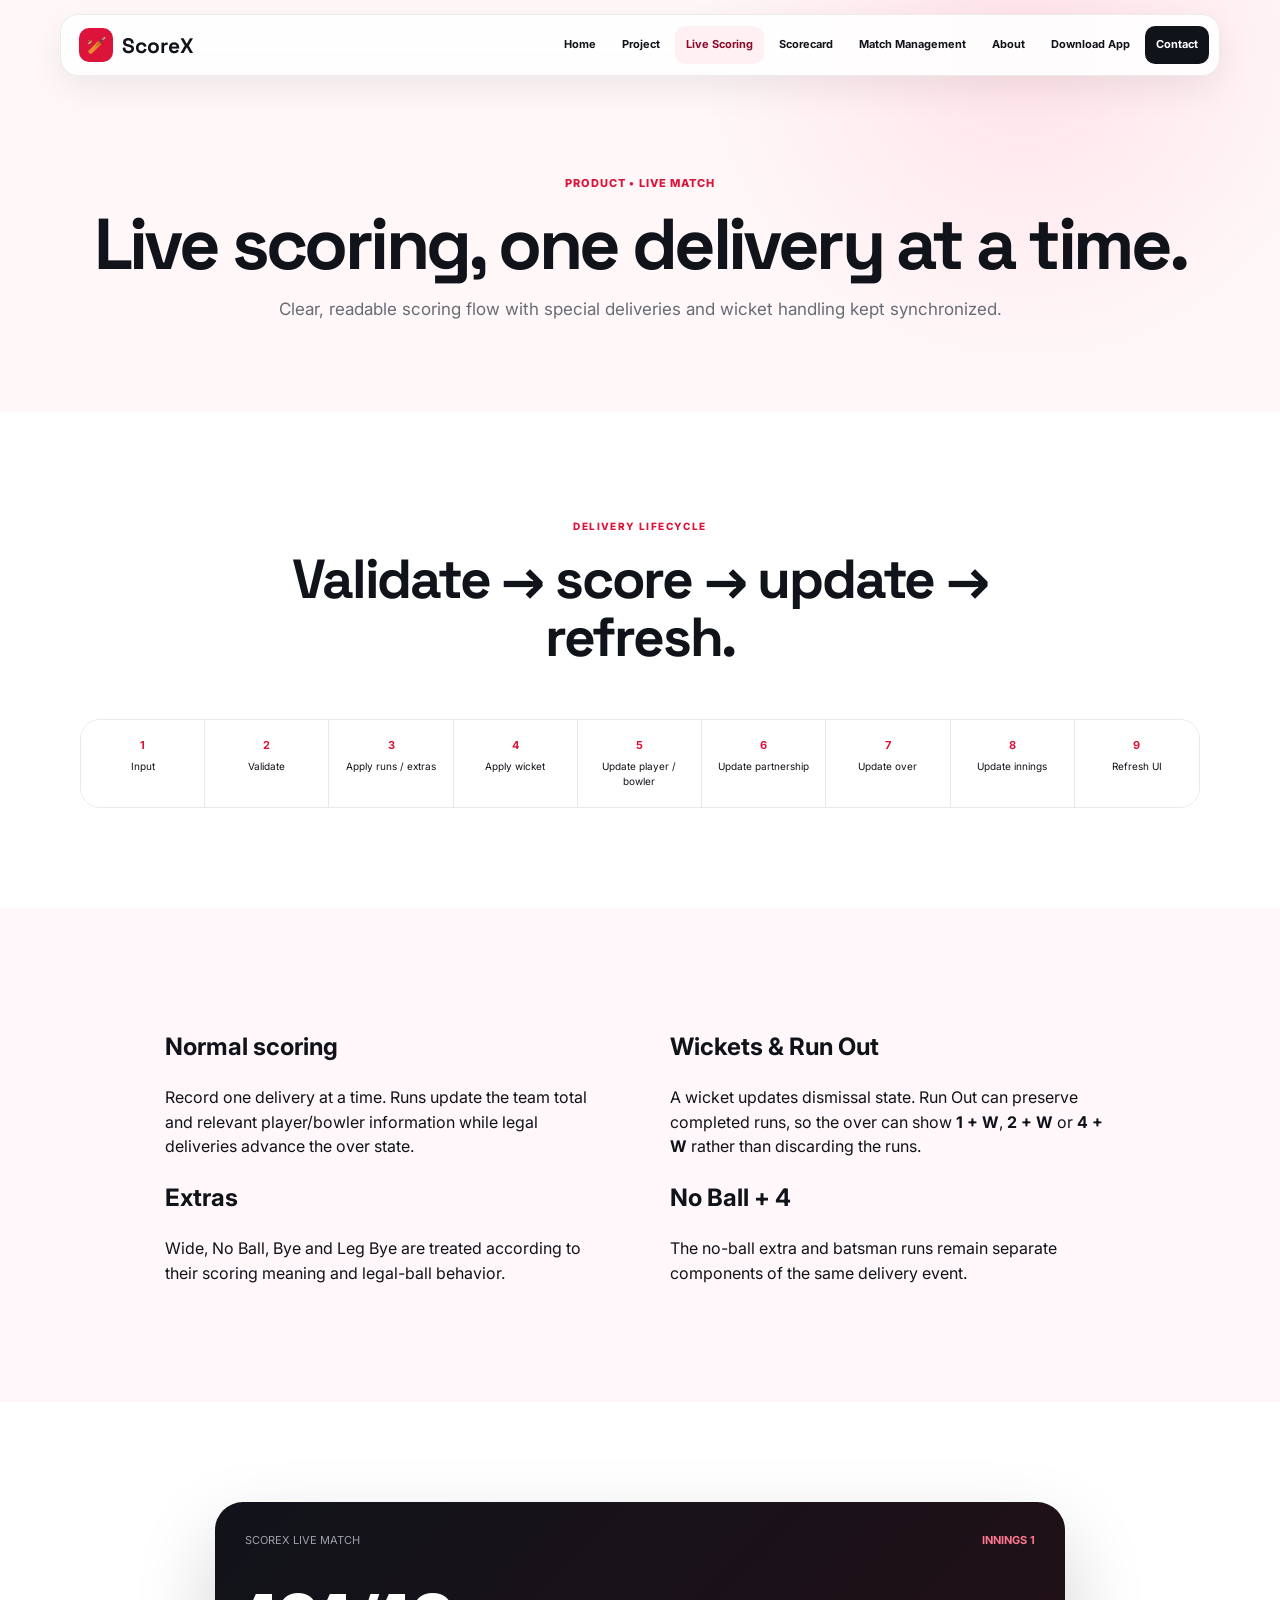
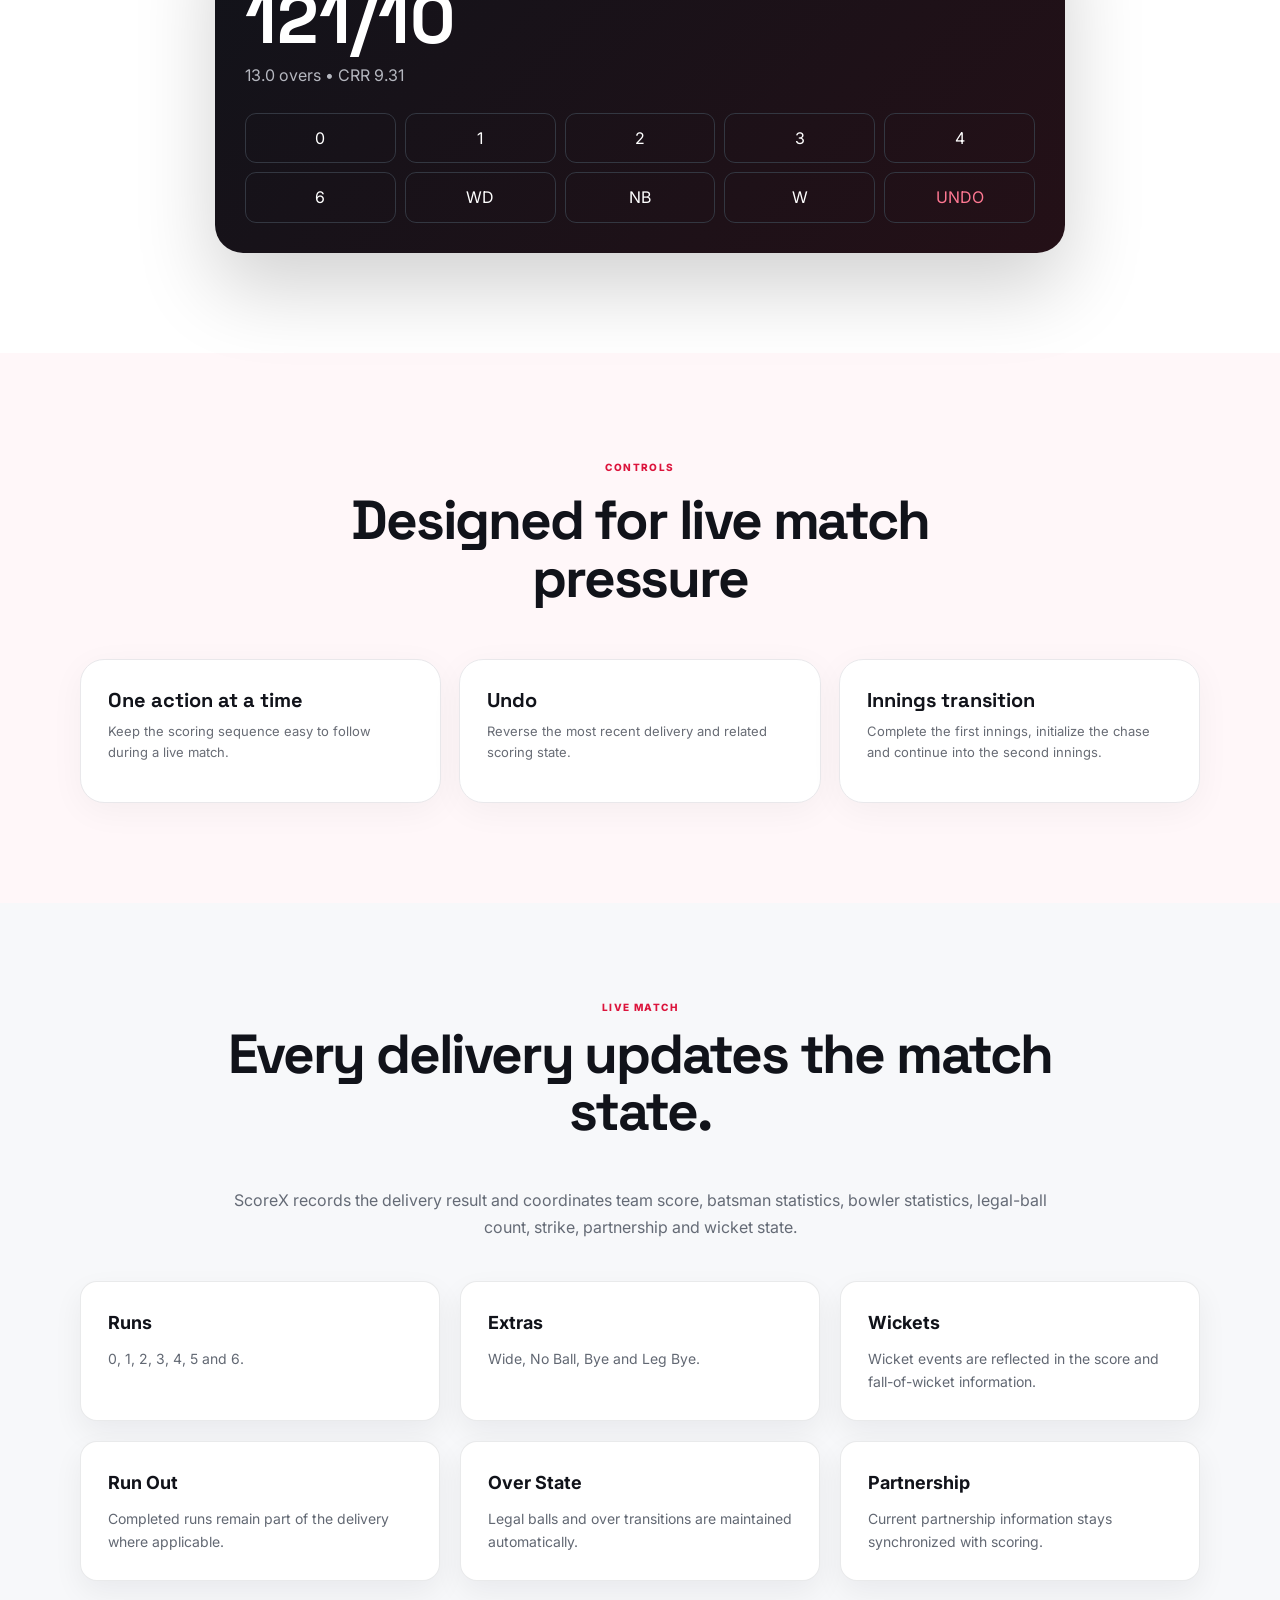
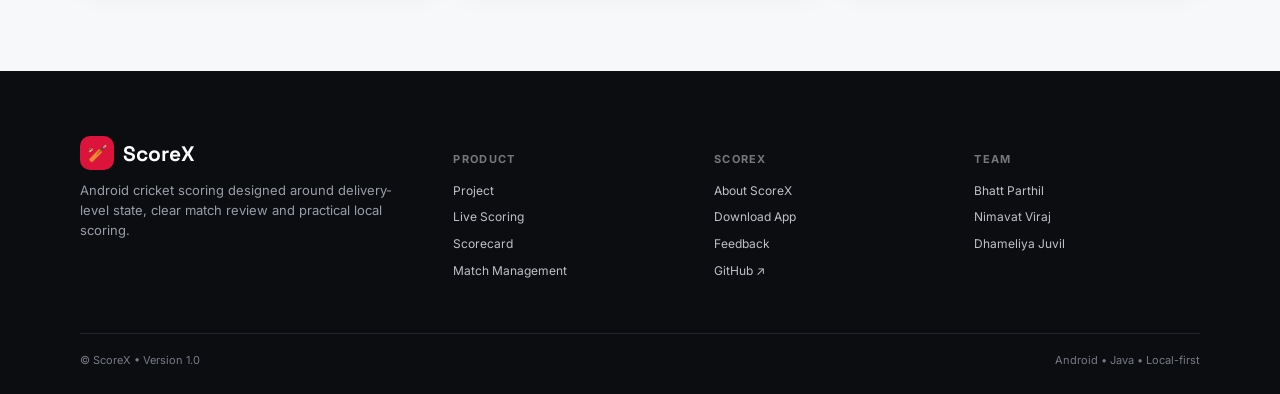
<file: live-scoring.html>
<!doctype html><html lang="en"><head><meta charset="utf-8"><meta name="viewport" content="width=device-width,initial-scale=1"><meta name="theme-color" content="#DC143C"><title>Live Scoring | ScoreX</title><meta name="description" content="ScoreX live cricket scoring workflow"><link rel="stylesheet" href="css/style.css"></head><body><nav class="nav"><a class="brand" href="index.html"><span class="brand-mark">🏏</span>ScoreX</a><button class="menu" aria-label="Menu">☰</button><div class="links"><a href="index.html">Home</a><a href="features.html">Project</a><a href="live-scoring.html">Live Scoring</a><a href="scorecard.html">Scorecard</a><a href="match-management.html">Match Management</a><a href="about.html">About</a><a href="download.html">Download App</a><a class="cta" href="contact.html">Contact</a></div></nav><header class="pagehero"><div class="container"><div class="crumb">Product • Live Match</div><h1>Live scoring, one delivery at a time.</h1><p>Clear, readable scoring flow with special deliveries and wicket handling kept synchronized.</p></div></header><main><section><div class="container"><div class="section-head"><span class="eyebrow">Delivery lifecycle</span><h2>Validate → score → update → refresh.</h2></div><div class="flowline big"><div><b>1</b><span>Input</span></div><div><b>2</b><span>Validate</span></div><div><b>3</b><span>Apply runs / extras</span></div><div><b>4</b><span>Apply wicket</span></div><div><b>5</b><span>Update player / bowler</span></div><div><b>6</b><span>Update partnership</span></div><div><b>7</b><span>Update over</span></div><div><b>8</b><span>Update innings</span></div><div><b>9</b><span>Refresh UI</span></div></div></div></section><section class="soft"><div class="container"><div class="two-col"><div><h2>Normal scoring</h2><p>Record one delivery at a time. Runs update the team total and relevant player/bowler information while legal deliveries advance the over state.</p><h2>Extras</h2><p>Wide, No Ball, Bye and Leg Bye are treated according to their scoring meaning and legal-ball behavior.</p></div><div><h2>Wickets & Run Out</h2><p>A wicket updates dismissal state. Run Out can preserve completed runs, so the over can show <b>1 + W</b>, <b>2 + W</b> or <b>4 + W</b> rather than discarding the runs.</p><h2>No Ball + 4</h2><p>The no-ball extra and batsman runs remain separate components of the same delivery event.</p></div></div></div></section><section><div class="container"><div class="live-demo tilt"><div class="live-top"><span>SCOREX LIVE MATCH</span><b>INNINGS 1</b></div><div class="live-score">121/10</div><div class="live-meta">13.0 overs • CRR 9.31</div><div class="live-runs"><span>0</span><span>1</span><span>2</span><span>3</span><span>4</span><span>6</span><span>WD</span><span>NB</span><span>W</span><span>UNDO</span></div></div></div></section><section class="soft"><div class="container"><div class="section-head"><span class="eyebrow">Controls</span><h2>Designed for live match pressure</h2></div><div class="grid3"><article class="card"><h3>One action at a time</h3><p>Keep the scoring sequence easy to follow during a live match.</p></article><article class="card"><h3>Undo</h3><p>Reverse the most recent delivery and related scoring state.</p></article><article class="card"><h3>Innings transition</h3><p>Complete the first innings, initialize the chase and continue into the second innings.</p></article></div></div></section>
<section class="scorex-source-content">
  <div class="container">
    <div class="section-head">
      <span class="eyebrow">Live Match</span>
      <h2>Every delivery updates the match state.</h2>
      <p>ScoreX records the delivery result and coordinates team score, batsman statistics, bowler statistics, legal-ball count, strike, partnership and wicket state.</p>
    </div>
    <div class="source-grid">
      <article><b>Runs</b><p>0, 1, 2, 3, 4, 5 and 6.</p></article>
      <article><b>Extras</b><p>Wide, No Ball, Bye and Leg Bye.</p></article>
      <article><b>Wickets</b><p>Wicket events are reflected in the score and fall-of-wicket information.</p></article>
      <article><b>Run Out</b><p>Completed runs remain part of the delivery where applicable.</p></article>
      <article><b>Over State</b><p>Legal balls and over transitions are maintained automatically.</p></article>
      <article><b>Partnership</b><p>Current partnership information stays synchronized with scoring.</p></article>
    </div>
  </div>
</section>

</main><footer><div class="container"><div class="footgrid"><div class="footbrand"><a class="brand" href="index.html"><span class="brand-mark">🏏</span>ScoreX</a><p>Android cricket scoring designed around delivery-level state, clear match review and practical local scoring.</p></div><div class="footcol"><h4>Product</h4><a href="features.html">Project</a><a href="live-scoring.html">Live Scoring</a><a href="scorecard.html">Scorecard</a><a href="match-management.html">Match Management</a></div><div class="footcol"><h4>ScoreX</h4><a href="about.html">About ScoreX</a><a href="download.html">Download App</a><a href="contact.html">Feedback</a><a href="https://github.com/parthilbhatt615-dotcom" target="_blank" rel="noopener">GitHub ↗</a></div><div class="footcol"><h4>Team</h4><a href="contact.html">Bhatt Parthil</a><a href="contact.html">Nimavat Viraj</a><a href="contact.html">Dhameliya Juvil</a></div></div><div class="bottom"><span>© ScoreX • Version 1.0</span><span>Android • Java • Local-first</span></div></div></footer><script src="js/script.js"></script></body></html>
</file>
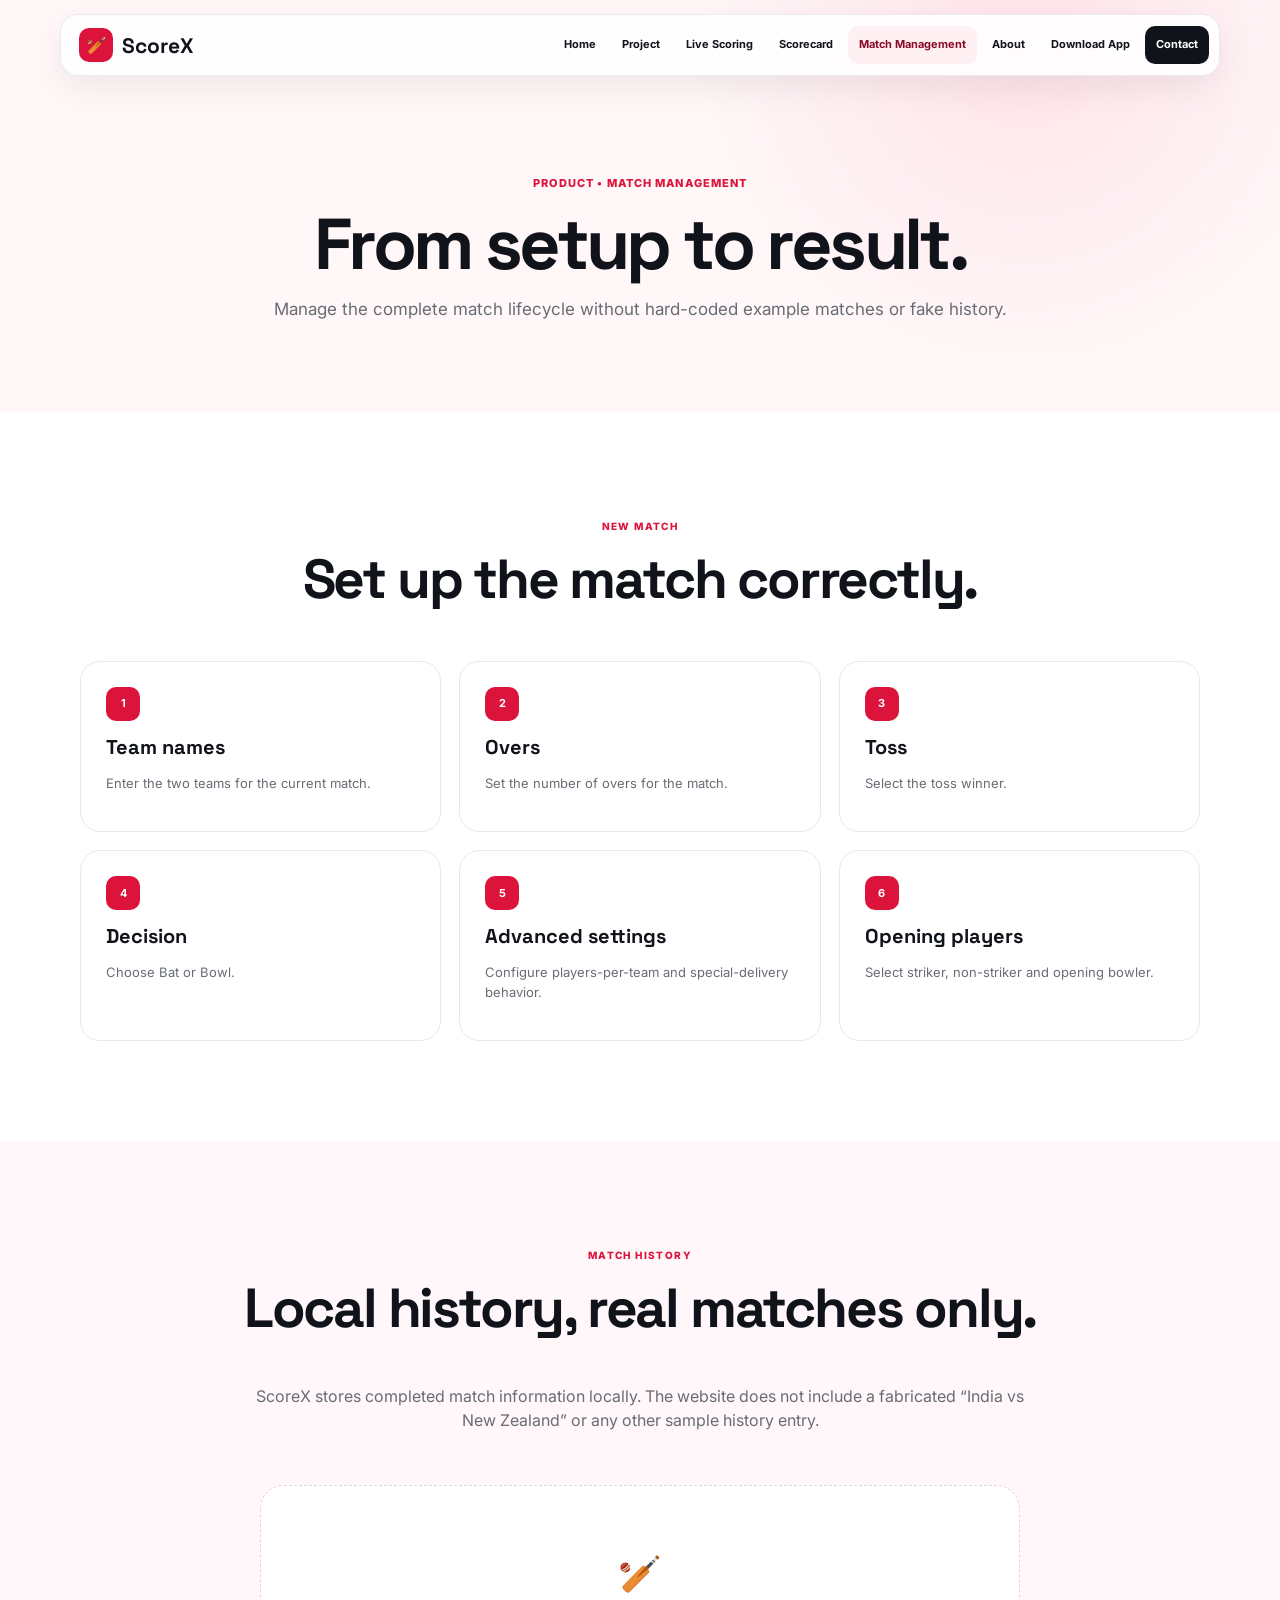
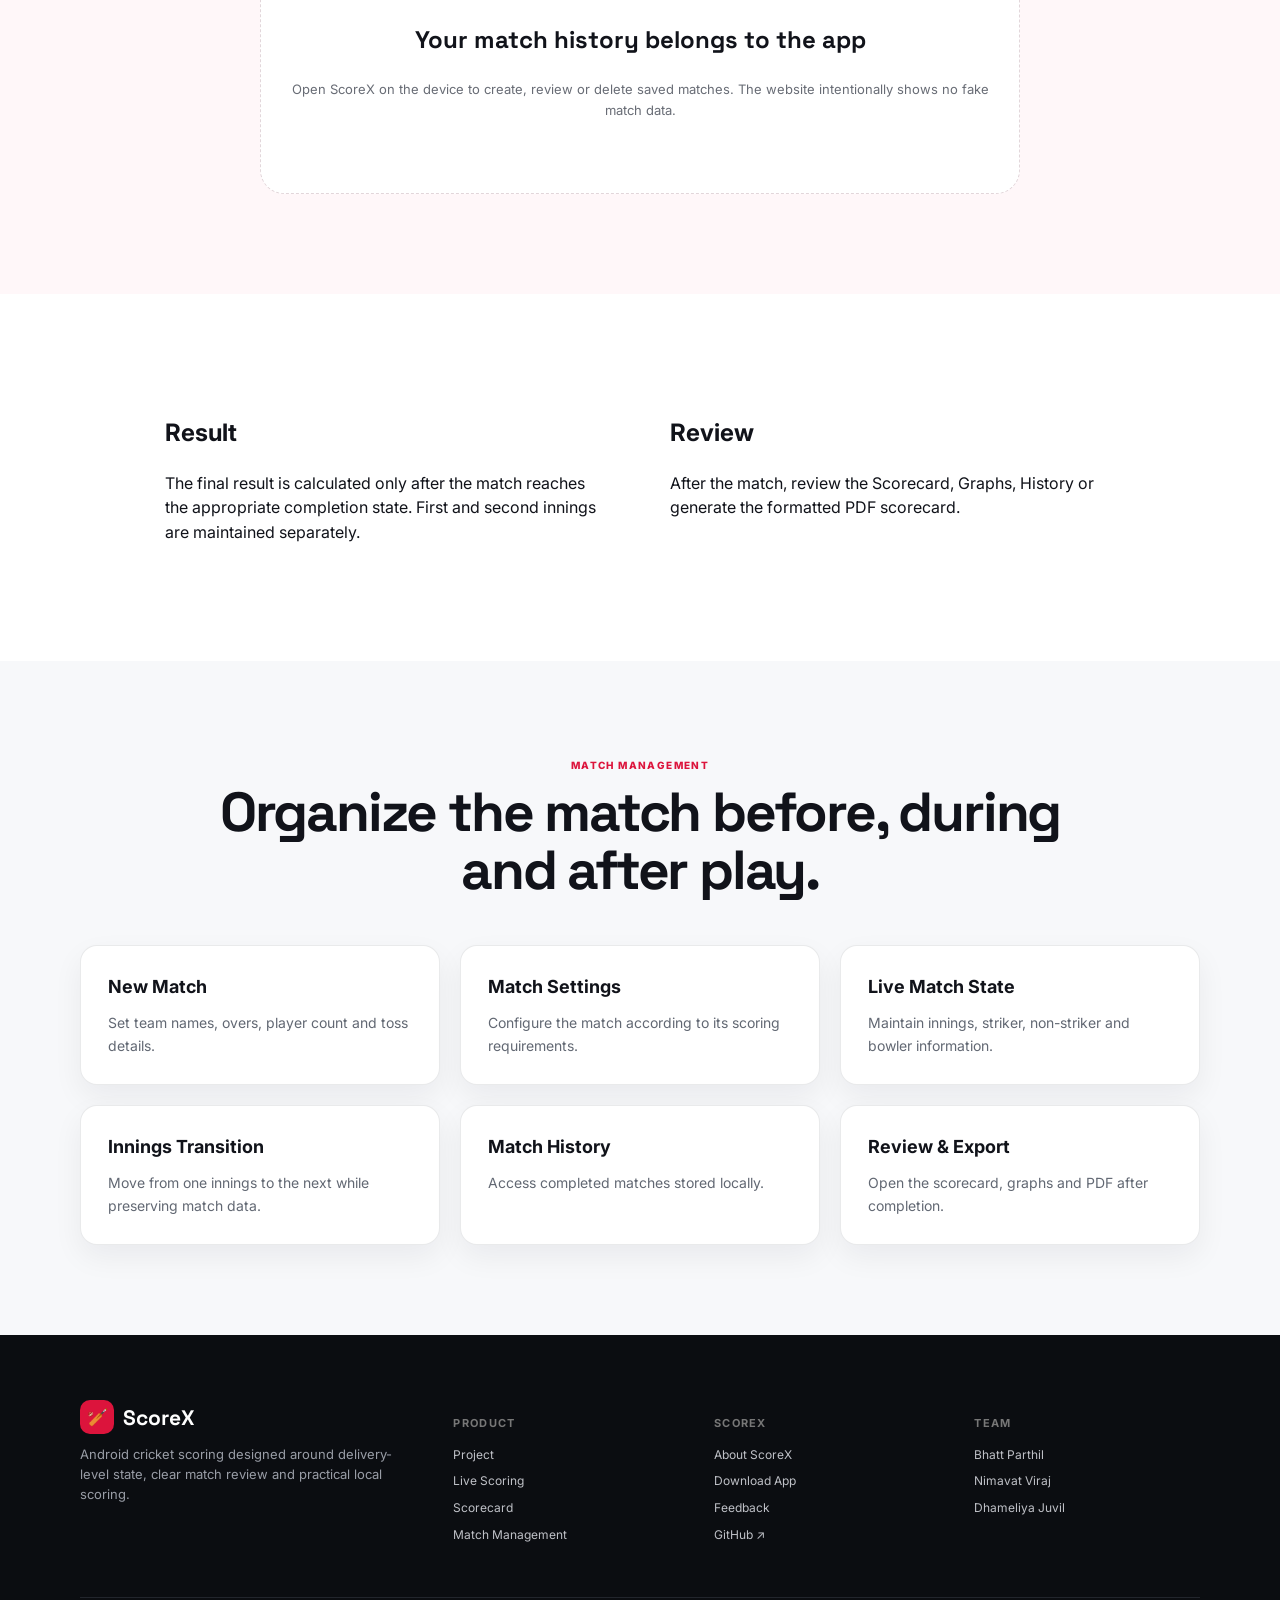
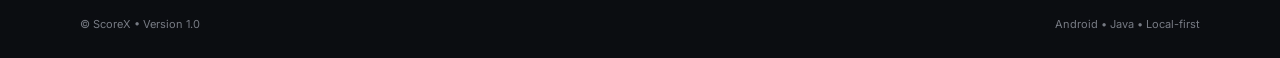
<file: match-management.html>
<!doctype html><html lang="en"><head><meta charset="utf-8"><meta name="viewport" content="width=device-width,initial-scale=1"><meta name="theme-color" content="#DC143C"><title>Match Management | ScoreX</title><meta name="description" content="ScoreX match setup and local history"><link rel="stylesheet" href="css/style.css"></head><body><nav class="nav"><a class="brand" href="index.html"><span class="brand-mark">🏏</span>ScoreX</a><button class="menu" aria-label="Menu">☰</button><div class="links"><a href="index.html">Home</a><a href="features.html">Project</a><a href="live-scoring.html">Live Scoring</a><a href="scorecard.html">Scorecard</a><a href="match-management.html">Match Management</a><a href="about.html">About</a><a href="download.html">Download App</a><a class="cta" href="contact.html">Contact</a></div></nav><header class="pagehero"><div class="container"><div class="crumb">Product • Match Management</div><h1>From setup to result.</h1><p>Manage the complete match lifecycle without hard-coded example matches or fake history.</p></div></header><main><section><div class="container"><div class="section-head"><span class="eyebrow">New Match</span><h2>Set up the match correctly.</h2></div><div class="setup-grid"><div class="setup"><b>1</b><h3>Team names</h3><p>Enter the two teams for the current match.</p></div><div class="setup"><b>2</b><h3>Overs</h3><p>Set the number of overs for the match.</p></div><div class="setup"><b>3</b><h3>Toss</h3><p>Select the toss winner.</p></div><div class="setup"><b>4</b><h3>Decision</h3><p>Choose Bat or Bowl.</p></div><div class="setup"><b>5</b><h3>Advanced settings</h3><p>Configure players-per-team and special-delivery behavior.</p></div><div class="setup"><b>6</b><h3>Opening players</h3><p>Select striker, non-striker and opening bowler.</p></div></div></div></section><section class="soft"><div class="container"><div class="section-head"><span class="eyebrow">Match History</span><h2>Local history, real matches only.</h2><p>ScoreX stores completed match information locally. The website does not include a fabricated “India vs New Zealand” or any other sample history entry.</p></div><div class="history-empty"><div class="history-icon">🏏</div><h3>Your match history belongs to the app</h3><p>Open ScoreX on the device to create, review or delete saved matches. The website intentionally shows no fake match data.</p></div></div></section><section><div class="container"><div class="two-col"><div><h2>Result</h2><p>The final result is calculated only after the match reaches the appropriate completion state. First and second innings are maintained separately.</p></div><div><h2>Review</h2><p>After the match, review the Scorecard, Graphs, History or generate the formatted PDF scorecard.</p></div></div></div></section>
<section class="scorex-source-content">
  <div class="container">
    <div class="section-head">
      <span class="eyebrow">Match Management</span>
      <h2>Organize the match before, during and after play.</h2>
    </div>
    <div class="source-grid">
      <article><b>New Match</b><p>Set team names, overs, player count and toss details.</p></article>
      <article><b>Match Settings</b><p>Configure the match according to its scoring requirements.</p></article>
      <article><b>Live Match State</b><p>Maintain innings, striker, non-striker and bowler information.</p></article>
      <article><b>Innings Transition</b><p>Move from one innings to the next while preserving match data.</p></article>
      <article><b>Match History</b><p>Access completed matches stored locally.</p></article>
      <article><b>Review & Export</b><p>Open the scorecard, graphs and PDF after completion.</p></article>
    </div>
  </div>
</section>

</main><footer><div class="container"><div class="footgrid"><div class="footbrand"><a class="brand" href="index.html"><span class="brand-mark">🏏</span>ScoreX</a><p>Android cricket scoring designed around delivery-level state, clear match review and practical local scoring.</p></div><div class="footcol"><h4>Product</h4><a href="features.html">Project</a><a href="live-scoring.html">Live Scoring</a><a href="scorecard.html">Scorecard</a><a href="match-management.html">Match Management</a></div><div class="footcol"><h4>ScoreX</h4><a href="about.html">About ScoreX</a><a href="download.html">Download App</a><a href="contact.html">Feedback</a><a href="https://github.com/parthilbhatt615-dotcom" target="_blank" rel="noopener">GitHub ↗</a></div><div class="footcol"><h4>Team</h4><a href="contact.html">Bhatt Parthil</a><a href="contact.html">Nimavat Viraj</a><a href="contact.html">Dhameliya Juvil</a></div></div><div class="bottom"><span>© ScoreX • Version 1.0</span><span>Android • Java • Local-first</span></div></div></footer><script src="js/script.js"></script></body></html>
</file>
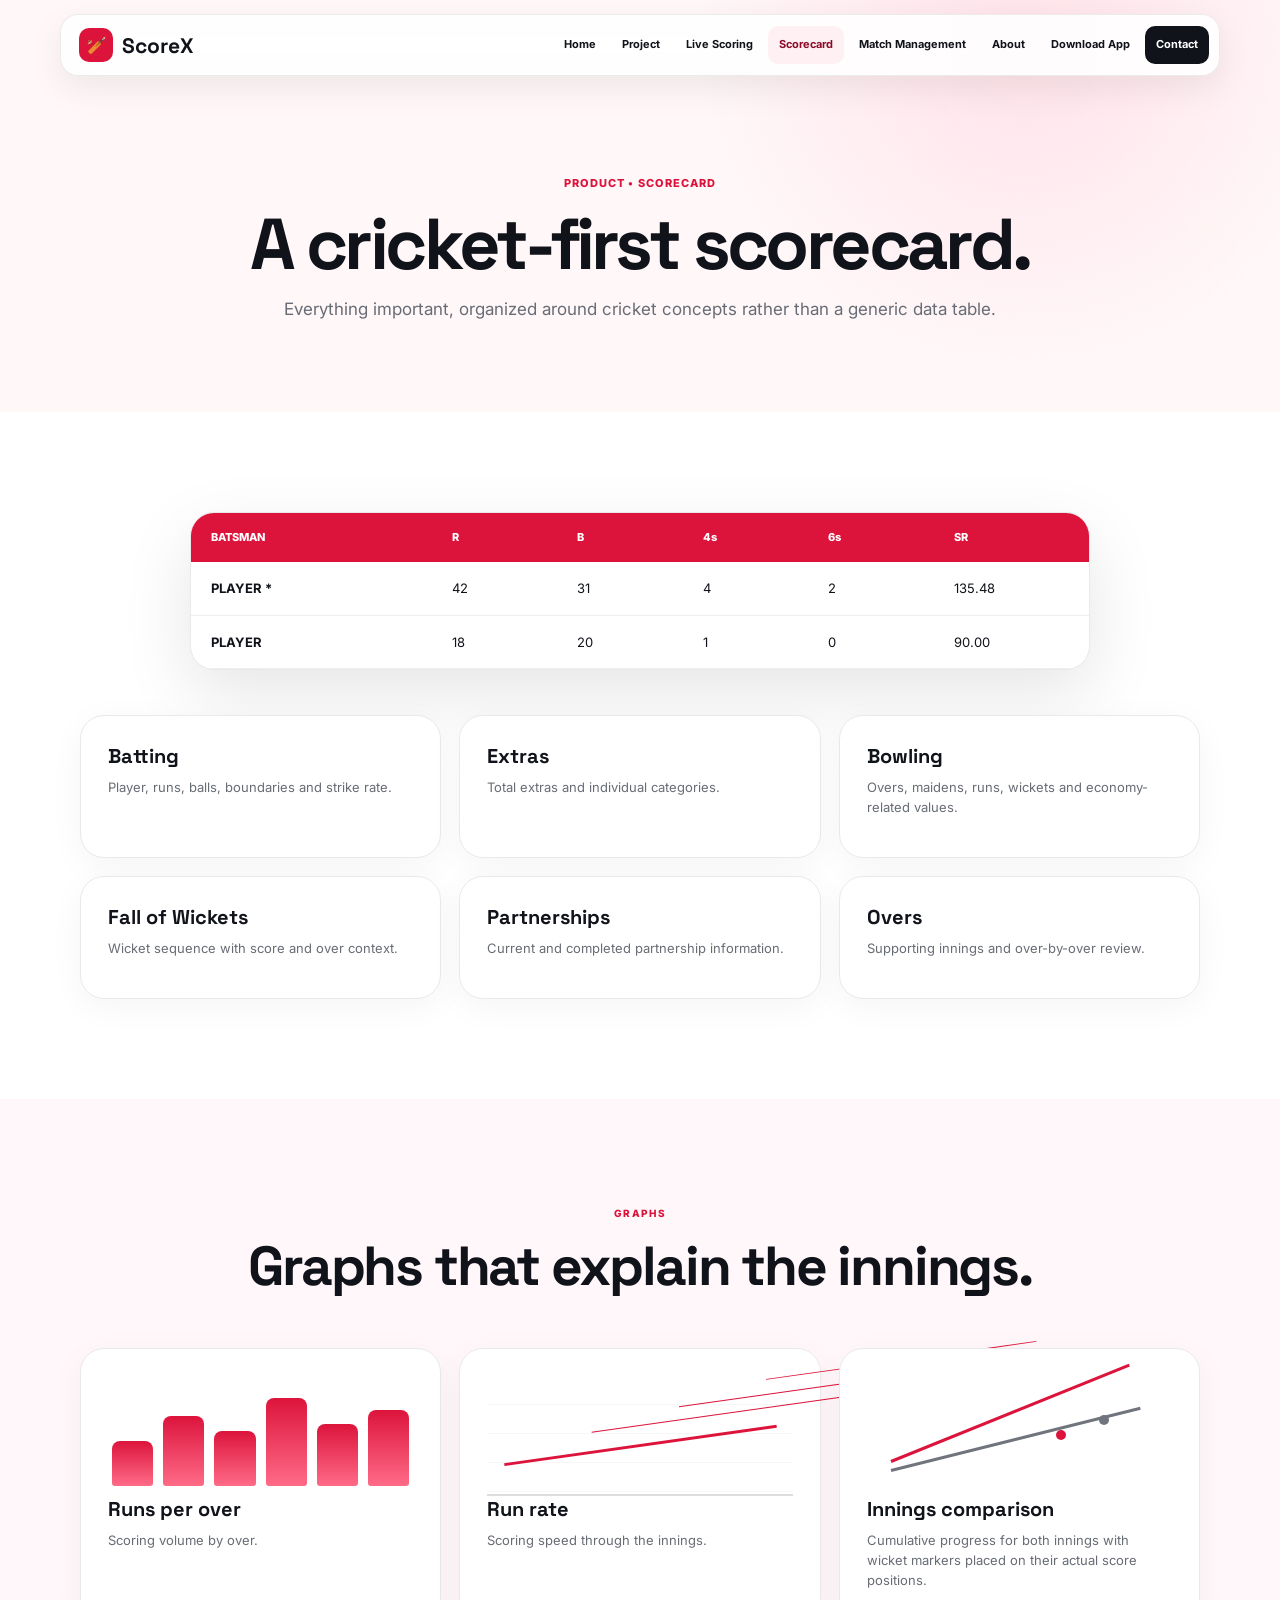
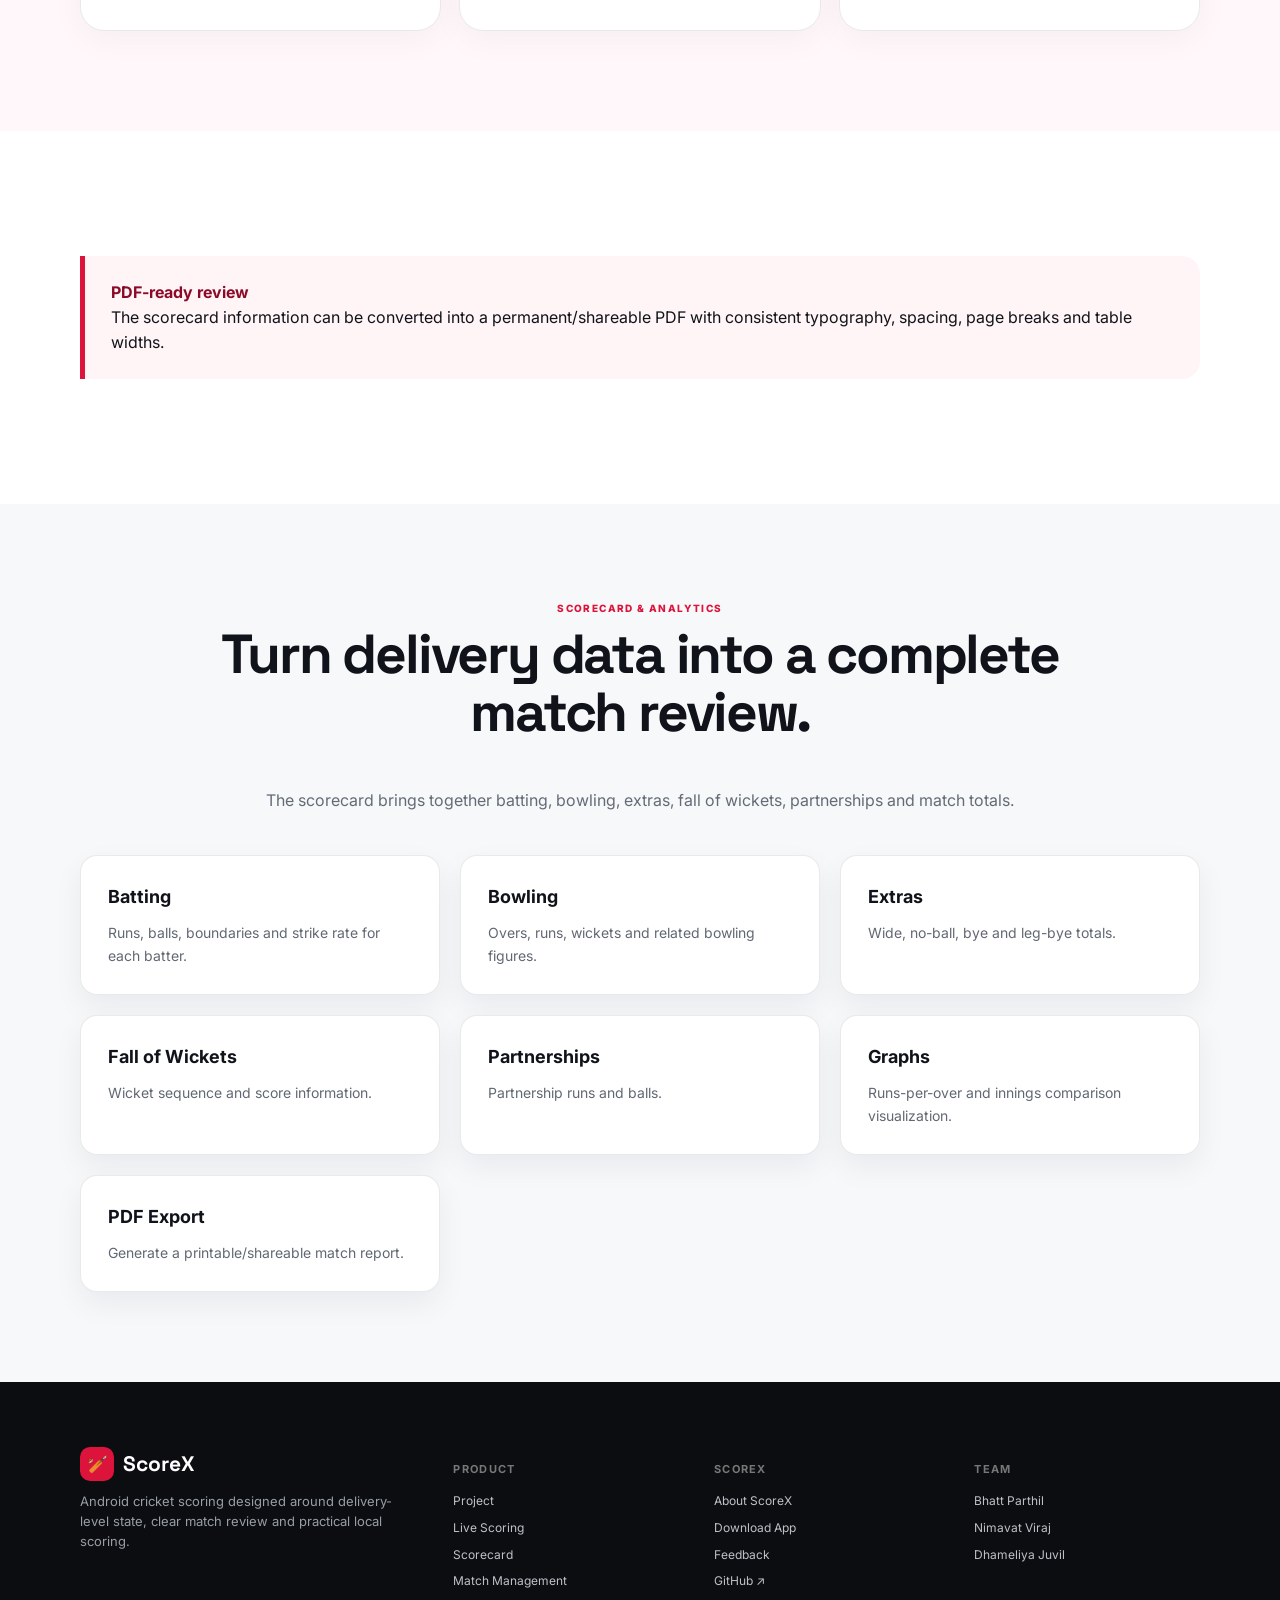
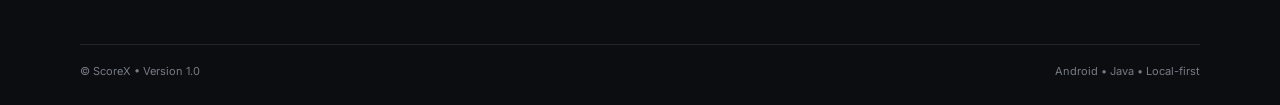
<file: scorecard.html>
<!doctype html><html lang="en"><head><meta charset="utf-8"><meta name="viewport" content="width=device-width,initial-scale=1"><meta name="theme-color" content="#DC143C"><title>Scorecard | ScoreX</title><meta name="description" content="ScoreX scorecard and analytics"><link rel="stylesheet" href="css/style.css"></head><body><nav class="nav"><a class="brand" href="index.html"><span class="brand-mark">🏏</span>ScoreX</a><button class="menu" aria-label="Menu">☰</button><div class="links"><a href="index.html">Home</a><a href="features.html">Project</a><a href="live-scoring.html">Live Scoring</a><a href="scorecard.html">Scorecard</a><a href="match-management.html">Match Management</a><a href="about.html">About</a><a href="download.html">Download App</a><a class="cta" href="contact.html">Contact</a></div></nav><header class="pagehero"><div class="container"><div class="crumb">Product • Scorecard</div><h1>A cricket-first scorecard.</h1><p>Everything important, organized around cricket concepts rather than a generic data table.</p></div></header><main><section><div class="container"><div class="score-demo tilt"><div class="score-demo-head"><span>BATSMAN</span><span>R</span><span>B</span><span>4s</span><span>6s</span><span>SR</span></div><div class="score-row"><span>PLAYER *</span><span>42</span><span>31</span><span>4</span><span>2</span><span>135.48</span></div><div class="score-row"><span>PLAYER</span><span>18</span><span>20</span><span>1</span><span>0</span><span>90.00</span></div></div><div class="grid3"><article class="card"><h3>Batting</h3><p>Player, runs, balls, boundaries and strike rate.</p></article><article class="card"><h3>Extras</h3><p>Total extras and individual categories.</p></article><article class="card"><h3>Bowling</h3><p>Overs, maidens, runs, wickets and economy-related values.</p></article><article class="card"><h3>Fall of Wickets</h3><p>Wicket sequence with score and over context.</p></article><article class="card"><h3>Partnerships</h3><p>Current and completed partnership information.</p></article><article class="card"><h3>Overs</h3><p>Supporting innings and over-by-over review.</p></article></div></div></section><section class="soft"><div class="container"><div class="section-head"><span class="eyebrow">Graphs</span><h2>Graphs that explain the innings.</h2></div><div class="grid3"><article class="card tilt"><div class="chart-bars"><i style="height:45%"></i><i style="height:70%"></i><i style="height:55%"></i><i style="height:88%"></i><i style="height:62%"></i><i style="height:76%"></i></div><h3>Runs per over</h3><p>Scoring volume by over.</p></article><article class="card tilt"><div class="chart-line"><span></span><span></span><span></span><span></span><span></span></div><h3>Run rate</h3><p>Scoring speed through the innings.</p></article><article class="card tilt"><div class="compare"><i></i><b></b></div><h3>Innings comparison</h3><p>Cumulative progress for both innings with wicket markers placed on their actual score positions.</p></article></div></div></section><section><div class="container"><div class="callout"><strong>PDF-ready review</strong><br>The scorecard information can be converted into a permanent/shareable PDF with consistent typography, spacing, page breaks and table widths.</div></div></section>
<section class="scorex-source-content">
  <div class="container">
    <div class="section-head">
      <span class="eyebrow">Scorecard & Analytics</span>
      <h2>Turn delivery data into a complete match review.</h2>
      <p>The scorecard brings together batting, bowling, extras, fall of wickets, partnerships and match totals.</p>
    </div>
    <div class="source-grid">
      <article><b>Batting</b><p>Runs, balls, boundaries and strike rate for each batter.</p></article>
      <article><b>Bowling</b><p>Overs, runs, wickets and related bowling figures.</p></article>
      <article><b>Extras</b><p>Wide, no-ball, bye and leg-bye totals.</p></article>
      <article><b>Fall of Wickets</b><p>Wicket sequence and score information.</p></article>
      <article><b>Partnerships</b><p>Partnership runs and balls.</p></article>
      <article><b>Graphs</b><p>Runs-per-over and innings comparison visualization.</p></article>
      <article><b>PDF Export</b><p>Generate a printable/shareable match report.</p></article>
    </div>
  </div>
</section>

</main><footer><div class="container"><div class="footgrid"><div class="footbrand"><a class="brand" href="index.html"><span class="brand-mark">🏏</span>ScoreX</a><p>Android cricket scoring designed around delivery-level state, clear match review and practical local scoring.</p></div><div class="footcol"><h4>Product</h4><a href="features.html">Project</a><a href="live-scoring.html">Live Scoring</a><a href="scorecard.html">Scorecard</a><a href="match-management.html">Match Management</a></div><div class="footcol"><h4>ScoreX</h4><a href="about.html">About ScoreX</a><a href="download.html">Download App</a><a href="contact.html">Feedback</a><a href="https://github.com/parthilbhatt615-dotcom" target="_blank" rel="noopener">GitHub ↗</a></div><div class="footcol"><h4>Team</h4><a href="contact.html">Bhatt Parthil</a><a href="contact.html">Nimavat Viraj</a><a href="contact.html">Dhameliya Juvil</a></div></div><div class="bottom"><span>© ScoreX • Version 1.0</span><span>Android • Java • Local-first</span></div></div></footer><script src="js/script.js"></script></body></html>
</file>
<file: css/style.css>
@import url('https://fonts.googleapis.com/css2?family=Inter:wght@400;500;600;700;800&family=Space+Grotesk:wght@500;600;700&display=swap');
:root{--red:#DC143C;--red2:#8B0A28;--ink:#11131a;--dark:#0b0d11;--muted:#686c75;--line:#e9e8eb;--soft:#fff7f9;--r:24px;--shadow:0 24px 70px rgba(24,12,17,.10)}*{box-sizing:border-box}html{scroll-behavior:smooth}body{margin:0;color:var(--ink);font-family:Inter,system-ui,sans-serif;background:#fff;line-height:1.55}a{text-decoration:none;color:inherit}.container{width:min(1120px,92%);margin:auto}.nav{position:fixed;z-index:50;top:14px;left:50%;transform:translateX(-50%);width:min(1160px,94%);height:62px;background:rgba(255,255,255,.88);backdrop-filter:blur(18px);border:1px solid rgba(20,20,20,.08);border-radius:18px;display:flex;align-items:center;padding:0 10px 0 18px;box-shadow:0 12px 35px rgba(0,0,0,.07)}.brand{font:700 21px 'Space Grotesk';display:flex;gap:9px;align-items:center}.brand-mark{display:grid;place-items:center;width:34px;height:34px;border-radius:10px;background:var(--red);color:#fff;font-size:17px}.links{margin-left:auto;display:flex;gap:4px;align-items:center}.links a{font-size:11px;font-weight:700;padding:10px 11px;border-radius:10px}.links a:hover,.links a.active{background:#fff0f3;color:var(--red2)}.links .cta{background:var(--ink);color:#fff}.menu{display:none;margin-left:auto;border:0;background:none;font-size:24px}.hero{min-height:100vh;padding:170px 0 90px;background:radial-gradient(circle at 15% 15%,#ffe4eb,transparent 28%),radial-gradient(circle at 85% 25%,#fff0f3,transparent 30%),#fff}.hero-grid{display:grid;grid-template-columns:1.05fr .95fr;gap:40px;align-items:center}.eyebrow{display:inline-flex;align-items:center;gap:8px;color:var(--red);font-size:10px;font-weight:800;text-transform:uppercase;letter-spacing:.14em}.eyebrow i{width:7px;height:7px;background:var(--red);border-radius:50%}.hero h1{font:700 clamp(55px,7vw,92px)/.95 'Space Grotesk';letter-spacing:-.065em;margin:18px 0}.grad{background:linear-gradient(90deg,var(--red),#ff6787);-webkit-background-clip:text;color:transparent}.lead{font-size:17px;color:var(--muted);max-width:650px}.actions{display:flex;gap:12px;margin-top:28px;flex-wrap:wrap}.btn{display:inline-flex;align-items:center;justify-content:center;padding:13px 18px;border:1px solid #dddfe4;border-radius:13px;font-size:12px;font-weight:800;transition:.25s}.btn:hover{transform:translateY(-2px);box-shadow:0 10px 25px rgba(0,0,0,.08)}.btn.primary{background:var(--red);border-color:var(--red);color:#fff}.hero-meta{display:flex;gap:30px;margin-top:45px;flex-wrap:wrap}.hero-meta strong{display:block;font:700 22px 'Space Grotesk'}.hero-meta div{font-size:10px;color:var(--muted)}.phone-stage{height:590px;position:relative;display:grid;place-items:center;perspective:1200px}.phone{width:286px;height:570px;background:#11131a;border:8px solid #17181c;border-radius:43px;padding:10px;box-shadow:0 45px 90px rgba(40,0,12,.25);transform:rotate3d(0,1,0,5deg) rotate(3deg);animation:float 5s ease-in-out infinite;transition:transform .18s}.screen{height:100%;border-radius:30px;overflow:hidden;background:linear-gradient(160deg,#fff,#fff3f6);padding:37px 14px 14px}.appbar{display:flex;justify-content:space-between;font-weight:800;margin-bottom:15px}.appbar b{color:var(--red)}.scorebox{border-radius:18px;background:linear-gradient(135deg,#ad0c31,#ef3e63);color:#fff;padding:17px;box-shadow:0 12px 25px rgba(220,20,60,.22)}.scorebox small{opacity:.75}.bigscore{font:700 40px 'Space Grotesk'}.mini{background:#fff;border-radius:15px;padding:12px;margin-top:11px;box-shadow:0 8px 20px rgba(0,0,0,.06);font-size:9px}.minirow{display:grid;grid-template-columns:1fr repeat(4,22px);padding:7px 0;border-bottom:1px solid #eee}.minirow:last-child{border:0}.minirow b{color:var(--red)}.runs{display:grid;grid-template-columns:repeat(4,1fr);gap:6px;margin-top:11px}.run{padding:9px;border:1px solid #f0c4ce;background:#fff;border-radius:10px;color:var(--red);font-weight:800;text-align:center}.floatcard{position:absolute;background:rgba(255,255,255,.92);backdrop-filter:blur(10px);padding:11px 14px;border-radius:15px;box-shadow:0 18px 40px rgba(0,0,0,.12);font-size:11px;font-weight:800}.f1{right:5px;top:60px}.f2{left:0;bottom:100px}.f3{left:5px;top:185px}.f4{right:20px;bottom:25px}section{padding:100px 0}.section-head{text-align:center;max-width:800px;margin:0 auto 52px}.section-head h2{font:700 clamp(35px,5vw,55px)/1.05 'Space Grotesk';letter-spacing:-.04em;margin-top:14px}.section-head p{color:var(--muted);margin-top:15px}.grid3{display:grid;grid-template-columns:repeat(3,1fr);gap:18px}.card{background:#fff;border:1px solid var(--line);border-radius:var(--r);padding:27px;box-shadow:0 8px 35px rgba(0,0,0,.045);transition:transform .25s,box-shadow .25s,border-color .25s;transform-style:preserve-3d}.card:hover{transform:translateY(-7px) rotateX(1deg) rotateY(-1deg);box-shadow:var(--shadow);border-color:#ffd2dc}.icon{width:48px;height:48px;border-radius:15px;background:#fff0f3;color:var(--red);display:grid;place-items:center;font-size:21px;margin-bottom:17px}.card h3{font:700 20px 'Space Grotesk';margin:0}.card p{color:var(--muted);font-size:13px;margin-top:8px}.dark{background:var(--dark);color:#fff;position:relative;overflow:hidden}.dark:before{content:'';position:absolute;inset:-50%;background:radial-gradient(circle at 50% 50%,rgba(220,20,60,.17),transparent 34%)}.dark>*{position:relative}.stats{display:grid;grid-template-columns:repeat(4,1fr);gap:0;border:0;border-radius:0}.stat{padding:18px 27px;text-align:center;border:0;position:relative}.stat:not(:last-child):after{content:'';position:absolute;right:0;top:20%;height:60%;width:1px;background:rgba(255,255,255,.13)}.stat strong{display:block;font:700 37px 'Space Grotesk';color:#fff}.stat span{font-size:11px;color:#9da0a8}.clean-dark{padding:85px 0}.pagehero{padding:175px 0 90px;text-align:center;background:radial-gradient(circle at 80% 10%,#ffe3ea,transparent 30%),#fff7f8}.pagehero h1{font:700 clamp(43px,6vw,72px)/1 'Space Grotesk';margin:16px 0;letter-spacing:-.05em}.pagehero p{max-width:760px;margin:auto;color:var(--muted);font-size:17px}.crumb{font-size:11px;color:var(--red);font-weight:800;text-transform:uppercase;letter-spacing:.1em}.soft{background:var(--soft)}.prose{max-width:850px;margin:auto;color:var(--muted)}.prose p{margin:0 0 15px}.info-grid{display:grid;grid-template-columns:repeat(4,1fr);gap:12px;margin-top:30px}.info-grid div{padding:18px 15px;border-top:2px solid var(--red);background:#fff}.info-grid b,.info-grid span{display:block}.info-grid b{font-size:10px;color:var(--red);text-transform:uppercase}.info-grid span{font-size:13px;font-weight:700;margin-top:5px}.two-col{display:grid;grid-template-columns:1fr 1fr;gap:60px;max-width:950px;margin:auto}.two-col h3{font:700 24px 'Space Grotesk'}.checks{list-style:none;display:grid;gap:11px;padding:0}.checks li:before{content:'✓';display:inline-grid;place-items:center;width:22px;height:22px;border-radius:50%;background:#ffe5eb;color:var(--red);margin-right:9px;font-weight:900}.architecture{display:grid;grid-template-columns:repeat(4,1fr);margin:25px 0 35px;border-top:1px solid var(--line);border-bottom:1px solid var(--line)}.architecture div{padding:25px 18px;position:relative}.architecture div:not(:last-child):after{content:'→';position:absolute;right:-7px;top:38px;color:var(--red);font-weight:900}.architecture span{display:block;color:var(--red);font-size:10px;font-weight:800;letter-spacing:.1em}.architecture b{display:block;margin-top:8px;font-size:13px}.tablewrap{overflow:auto;border:1px solid var(--line);border-radius:18px}table{width:100%;min-width:720px;border-collapse:collapse;background:#fff}th,td{text-align:left;padding:13px 16px;border-bottom:1px solid #eee;font-size:12px}th{background:#11131a;color:#fff;text-transform:uppercase;font-size:10px;letter-spacing:.08em}tr:nth-child(even) td{background:#fff8fa}.module-grid{display:grid;grid-template-columns:repeat(3,1fr);gap:18px}.module{padding:26px;background:#fff;border:1px solid var(--line);border-radius:22px;box-shadow:0 10px 35px rgba(0,0,0,.04);transform-style:preserve-3d}.module span{color:var(--red);font:700 12px 'Space Grotesk'}.module h3{font:700 21px 'Space Grotesk';margin:12px 0 6px}.module p{color:var(--muted);font-size:13px}.flowline{display:grid;grid-template-columns:repeat(9,1fr);border:1px solid var(--line);border-radius:20px;overflow:hidden}.flowline div{padding:17px 8px;text-align:center;background:#fff;position:relative}.flowline div:not(:last-child){border-right:1px solid var(--line)}.flowline b{display:block;color:var(--red);font-size:11px}.flowline span{display:block;font-size:10px;margin-top:5px}.rules-grid{display:grid;grid-template-columns:repeat(3,1fr);gap:18px}.rules-grid article{background:#fff;padding:24px;border-top:3px solid var(--red);box-shadow:0 10px 35px rgba(0,0,0,.04)}.rules-grid h3{font:700 21px 'Space Grotesk';margin:0}.rules-grid p{font-size:13px;color:var(--muted)}.examples{display:flex;gap:7px;flex-wrap:wrap}.examples b{padding:8px 10px;background:#fff0f3;color:var(--red2);border-radius:8px}.callout{padding:24px 26px;border-left:5px solid var(--red);background:#fff5f7;border-radius:0 18px 18px 0;margin:25px 0}.callout strong{color:var(--red2)}.test-grid{display:grid;grid-template-columns:repeat(4,1fr);gap:10px}.test-grid div{padding:15px;background:#fff;border:1px solid var(--line);border-radius:13px;display:flex;gap:10px;align-items:flex-start}.test-grid b{color:var(--red);font-size:10px}.test-grid span{font-size:11px}.quicksteps{display:grid;grid-template-columns:repeat(5,1fr);gap:12px}.quicksteps div{padding:18px;background:#fff;border-top:3px solid var(--red);min-height:105px}.quicksteps b{color:var(--red);font-size:11px}.quicksteps span{display:block;font-weight:700;font-size:12px;margin-top:7px}.live-demo{max-width:850px;margin:auto;background:linear-gradient(135deg,#11131a,#241017);color:#fff;border-radius:28px;padding:30px;box-shadow:0 35px 80px rgba(0,0,0,.18);transform-style:preserve-3d}.live-top{display:flex;justify-content:space-between;color:#9ea2ab;font-size:11px}.live-top b{color:#ff7892}.live-score{font:700 70px 'Space Grotesk';margin-top:25px}.live-meta{color:#b5b7bf}.live-runs{display:grid;grid-template-columns:repeat(5,1fr);gap:9px;margin-top:25px}.live-runs span{padding:12px;text-align:center;border:1px solid #333741;border-radius:11px;color:#fff}.live-runs span:last-child{color:#ff7892}.setup-grid{display:grid;grid-template-columns:repeat(3,1fr);gap:18px}.setup{padding:25px;background:#fff;border:1px solid var(--line);border-radius:20px}.setup>b{display:grid;place-items:center;width:34px;height:34px;border-radius:10px;background:var(--red);color:#fff;font-size:11px}.setup h3{font:700 20px 'Space Grotesk';margin:13px 0 5px}.setup p{font-size:13px;color:var(--muted)}.history-empty{max-width:760px;margin:auto;text-align:center;padding:60px 25px;border:1px dashed #e2d6da;border-radius:24px;background:#fff}.history-icon{font-size:35px}.history-empty h3{font:700 24px 'Space Grotesk'}.history-empty p{color:var(--muted);font-size:13px}.score-demo{max-width:900px;margin:0 auto 45px;border:1px solid var(--line);border-radius:24px;overflow:hidden;box-shadow:var(--shadow);background:#fff}.score-demo-head,.score-row{display:grid;grid-template-columns:2fr repeat(5,1fr);padding:16px 20px;gap:10px}.score-demo-head{background:var(--red);color:#fff;font-size:11px;font-weight:800}.score-row{font-size:13px;border-bottom:1px solid #eee}.score-row span:first-child{font-weight:700}.chart-bars{height:120px;display:flex;align-items:end;gap:10px;padding:10px 4px}.chart-bars i{display:block;flex:1;background:linear-gradient(var(--red),#ff6b87);border-radius:8px 8px 3px 3px}.chart-line{height:120px;position:relative;background:repeating-linear-gradient(to bottom,#fff 0,#fff 28px,#eee 29px);border-bottom:2px solid #ddd}.chart-line:after{content:'';position:absolute;left:5%;right:5%;top:58%;height:3px;background:var(--red);transform:rotate(-8deg);box-shadow:90px -20px 0 -1px var(--red),180px -33px 0 -1px var(--red),270px -48px 0 -1px var(--red)}.compare{height:120px;position:relative}.compare:before,.compare:after{content:'';position:absolute;left:8%;right:8%;height:3px;transform-origin:left center}.compare:before{top:70%;background:var(--red);transform:rotate(-22deg)}.compare:after{top:78%;background:#70747d;transform:rotate(-14deg)}.compare i,.compare b{position:absolute;width:10px;height:10px;border-radius:50%;background:var(--red);z-index:2}.compare i{left:62%;top:45%}.compare b{left:76%;top:33%;background:#70747d}.about-lead{max-width:850px;margin:0 auto 45px;text-align:center}.about-lead h2{font:700 45px/1.05 'Space Grotesk';margin:14px 0}.about-lead p{color:var(--muted)}.team{display:grid;grid-template-columns:1fr 1fr;gap:18px}.person{padding:28px;border-radius:24px;background:linear-gradient(145deg,#fff0f3,#fff);border:1px solid #ffd5de}.person b{font:700 22px 'Space Grotesk';display:block;color:var(--red2)}.person span{font-size:11px;color:var(--muted)}.person p{font-size:13px;color:var(--muted);margin-top:10px}.team.compact .person{padding:20px}.contact-clean{display:grid;grid-template-columns:1.1fr .9fr;gap:60px;align-items:center;max-width:950px;margin:auto}.contact-clean h2{font:700 44px/1.05 'Space Grotesk';margin:14px 0}.contact-clean p{color:var(--muted)}.email-link{display:inline-block;margin:15px 0;color:var(--red2);font:700 20px 'Space Grotesk'}.download-clean{display:grid;grid-template-columns:110px 1fr;gap:35px;align-items:center;max-width:900px;margin:auto;padding:45px 0}.download-icon{width:110px;height:110px;border-radius:30px;background:var(--red);display:grid;place-items:center;font-size:50px;box-shadow:0 25px 60px rgba(220,20,60,.2);transform:rotate(-4deg);transition:.3s}.download-icon:hover{transform:rotate(4deg) translateY(-5px) scale(1.03)}.download-clean h2{font:700 45px 'Space Grotesk';margin:12px 0}.download-clean p{color:var(--muted);max-width:650px}.install-grid{display:grid;grid-template-columns:repeat(3,1fr);gap:18px}.install-grid>div{padding:25px;background:#fff;border-top:3px solid var(--red)}.install-grid b{color:var(--red);font:700 24px 'Space Grotesk'}.install-grid h3{font:700 20px 'Space Grotesk';margin:10px 0}.install-grid p{font-size:13px;color:var(--muted)}footer{background:#0b0d11;color:#fff;padding:65px 0 25px}.footgrid{display:grid;grid-template-columns:1.5fr 1fr 1fr 1fr;gap:35px}.footbrand p{color:#999da6;max-width:320px;margin-top:10px;font-size:13px}.footcol h4{font-size:11px;color:#777;text-transform:uppercase;letter-spacing:.12em;margin-bottom:14px}.footcol a{display:block;color:#bfc1c7;font-size:12px;margin:8px 0}.footcol a:hover{color:#fff}.bottom{border-top:1px solid #22252c;margin-top:45px;padding-top:18px;color:#777b84;font-size:11px;display:flex;justify-content:space-between}.reveal{opacity:0;transform:translateY(22px);transition:.7s}.reveal.show{opacity:1;transform:none}@keyframes float{0%,100%{transform:translateY(0) rotate3d(0,1,0,5deg) rotate(3deg)}50%{transform:translateY(-12px) rotate3d(0,1,0,5deg) rotate(2deg)}}
@media(max-width:920px){.links{display:none;position:absolute;top:76px;left:0;right:0;background:#fff;border-radius:18px;padding:10px;box-shadow:var(--shadow);flex-direction:column}.links.open{display:flex}.links a{text-align:center}.menu{display:block}.hero-grid,.two-col,.contact-clean{grid-template-columns:1fr}.phone-stage{height:550px}.grid3,.module-grid,.rules-grid,.setup-grid{grid-template-columns:1fr 1fr}.stats{grid-template-columns:1fr 1fr}.stat:nth-child(2){border-right:0}.stat{border-bottom:0}.stat:not(:last-child):after{display:none}.architecture{grid-template-columns:1fr 1fr}.architecture div:nth-child(odd){border-right:1px solid var(--line)}.architecture div:after{display:none}.footgrid{grid-template-columns:1fr 1fr}.flowline{grid-template-columns:repeat(3,1fr)}.flowline div{border-bottom:1px solid var(--line)}.test-grid{grid-template-columns:1fr 1fr}.quicksteps{grid-template-columns:1fr 1fr}.install-grid{grid-template-columns:1fr}.download-clean{grid-template-columns:1fr;text-align:center}.download-icon{margin:auto}.team{grid-template-columns:1fr}}
@media(max-width:620px){.nav{height:60px;top:8px}.hero{padding-top:125px}.hero h1{font-size:49px}.lead{font-size:15px}.hero-meta{gap:15px}.phone{transform:scale(.86) rotate(3deg)}.phone-stage{height:510px}.grid3,.stats,.module-grid,.rules-grid,.setup-grid,.team,.formgrid,.contact-clean{grid-template-columns:1fr}.section-head{margin-bottom:35px}.pagehero{padding-top:140px}.architecture{grid-template-columns:1fr}.architecture div{border-right:0!important;border-bottom:1px solid var(--line)}.flowline{grid-template-columns:1fr 1fr}.test-grid,.quicksteps{grid-template-columns:1fr}.live-runs{grid-template-columns:repeat(3,1fr)}.score-demo-head,.score-row{grid-template-columns:1.7fr repeat(5,1fr);padding:12px 10px;font-size:10px}.download-clean h2,.contact-clean h2,.about-lead h2{font-size:35px}.footgrid{grid-template-columns:1fr}.bottom{flex-direction:column;gap:7px}}

/* =========================================================
   SCOREX FINAL POLISH — dark team + contact + 3D motion
   ========================================================= */
.about-team-dark{position:relative;overflow:hidden;background:#0b0d11;color:#fff;padding:105px 0}
.about-team-dark:before{content:"";position:absolute;width:520px;height:520px;right:-220px;top:-240px;border-radius:50%;background:radial-gradient(circle,rgba(220,20,60,.22),transparent 68%);filter:blur(5px);pointer-events:none}
.about-team-dark:after{content:"";position:absolute;width:300px;height:300px;left:-170px;bottom:-170px;border-radius:50%;border:1px solid rgba(255,255,255,.08);box-shadow:0 0 0 35px rgba(255,255,255,.025),0 0 0 70px rgba(255,255,255,.015);pointer-events:none}
.dark-team-head{display:flex;align-items:end;justify-content:space-between;gap:40px;position:relative;z-index:2}
.dark-team-head h2{font:700 clamp(35px,5vw,58px)/1.02 'Space Grotesk';letter-spacing:-.045em;margin:14px 0 10px;max-width:700px}
.dark-team-head p{color:#a5a8b1;max-width:650px;margin:0}
.github-link{display:inline-flex;align-items:center;gap:12px;color:#fff;font-weight:800;font-size:12px;white-space:nowrap;padding-bottom:10px;border-bottom:1px solid rgba(255,255,255,.3);transition:.25s}
.github-link span{color:#ff6b87;font-size:17px}.github-link:hover{color:#ff8ba0;border-color:#ff5f7e;transform:translateX(4px)}
.dark-team-names{display:grid;grid-template-columns:1fr 1fr;gap:60px;margin-top:70px;position:relative;z-index:2}
.dark-person{display:flex;align-items:center;gap:20px;border-bottom:1px solid rgba(255,255,255,.12);padding:0 0 22px;transition:.35s;transform-style:preserve-3d}
.dark-person>span{font:600 11px 'Space Grotesk';color:#ff5d7c}.dark-person b{display:block;font:700 27px 'Space Grotesk';letter-spacing:-.02em}.dark-person small{display:block;color:#858a95;font-size:11px;margin-top:4px}.dark-person:hover{transform:translate3d(0,-5px,18px);border-color:rgba(220,20,60,.65)}

.contact-section{padding-top:105px;padding-bottom:120px;background:radial-gradient(circle at 10% 20%,#fff0f3,transparent 28%),#fff}
.contact-intro{max-width:850px;margin:0 auto 58px;text-align:center}.contact-intro h2{font:700 clamp(42px,6vw,70px)/1 'Space Grotesk';letter-spacing:-.055em;margin:14px 0}.contact-intro p{max-width:720px;margin:0 auto;color:var(--muted);font-size:15px}.contact-email-line{display:inline-flex;align-items:center;gap:12px;margin-top:25px;padding-bottom:8px;border-bottom:1px solid #e7d9dd}.contact-email-line span{font-size:10px;text-transform:uppercase;letter-spacing:.12em;font-weight:800;color:#8a8d95}.contact-email-line a{font:700 15px 'Space Grotesk';color:var(--red2)}
.contact-layout{display:grid;grid-template-columns:1.3fr .7fr;gap:70px;max-width:1050px;margin:auto;align-items:start}
.feedback-form{position:relative;background:rgba(255,255,255,.8);border:1px solid #ebe5e7;border-radius:30px;padding:34px;box-shadow:0 28px 80px rgba(34,15,20,.09);transform-style:preserve-3d;transition:transform .18s,box-shadow .25s}
.feedback-form:hover{box-shadow:0 38px 100px rgba(34,15,20,.13)}
.form-head{display:flex;align-items:flex-start;gap:15px;margin-bottom:27px}.form-head>span{display:grid;place-items:center;width:38px;height:38px;border-radius:12px;background:var(--red);color:#fff;font:800 11px 'Space Grotesk';flex:0 0 auto}.form-head h3{font:700 28px 'Space Grotesk';margin:0}.form-head p{margin:4px 0 0;color:var(--muted);font-size:12px}
.feedback-form label{display:block;margin-bottom:18px}.feedback-form label>span{display:block;font-size:10px;font-weight:800;letter-spacing:.1em;text-transform:uppercase;color:#646873;margin:0 0 8px}.feedback-form input,.feedback-form select,.feedback-form textarea{width:100%;font:500 13px Inter,system-ui,sans-serif;color:var(--ink);background:#fff;border:1px solid #e1dce0;border-radius:13px;padding:14px 15px;outline:none;transition:.22s;resize:vertical}.feedback-form input::placeholder,.feedback-form textarea::placeholder{color:#a1a4ab}.feedback-form input:focus,.feedback-form select:focus,.feedback-form textarea:focus{border-color:#ff6684;box-shadow:0 0 0 4px rgba(220,20,60,.08);transform:translateZ(3px)}
.formgrid{display:grid;grid-template-columns:1fr 1fr;gap:15px}.form-foot{display:flex;align-items:center;justify-content:space-between;gap:20px;margin-top:6px}.form-note{font-size:10px;color:#858891;max-width:360px}.form-note b{color:var(--red2)}.send-btn{border:0;cursor:pointer;gap:9px}.send-btn span{font-size:16px}.form-status{font-size:11px;margin:12px 0 0;color:var(--red2);min-height:17px}
.contact-side{padding-top:10px}.contact-side-top h3{font:700 34px/1.05 'Space Grotesk';letter-spacing:-.035em;margin:14px 0 30px}.contact-point{display:flex;gap:17px;padding:19px 0;border-bottom:1px solid #ebe5e7}.contact-point>span{color:var(--red);font:700 10px 'Space Grotesk';padding-top:4px}.contact-point b{font:700 15px 'Space Grotesk'}.contact-point p{font-size:12px;color:var(--muted);margin:5px 0 0}.github-line{display:flex;justify-content:space-between;align-items:center;padding:22px 0;color:var(--ink);font-size:12px;border-bottom:1px solid #ebe5e7}.github-line b{color:var(--red2)}.github-line:hover b{color:var(--red)}
/* Extra depth without turning the site into a gimmick. */
[data-depth]{transform-style:preserve-3d;transition:transform .2s ease}
.floatcard{transform:translateZ(25px)}.phone{transform-style:preserve-3d}.screen{transform:translateZ(10px)}
.reveal{will-change:transform,opacity}
@keyframes glowPulse{0%,100%{box-shadow:0 0 0 0 rgba(220,20,60,0)}50%{box-shadow:0 0 0 10px rgba(220,20,60,.035)}}
.github-link{animation:glowPulse 4s ease-in-out infinite}
@media(max-width:920px){.dark-team-head{align-items:flex-start;flex-direction:column}.dark-team-names{grid-template-columns:1fr;gap:25px}.contact-layout{grid-template-columns:1fr;gap:45px}.contact-side{padding-top:0}}
@media(max-width:620px){.about-team-dark{padding:80px 0}.dark-team-names{margin-top:45px}.dark-person b{font-size:23px}.contact-section{padding-top:80px}.feedback-form{padding:22px;border-radius:24px}.formgrid{grid-template-columns:1fr}.form-foot{align-items:flex-start;flex-direction:column}.send-btn{width:100%}.contact-email-line{align-items:flex-start;flex-direction:column;gap:5px}}


/* ScoreX email-only contact */
.contact-email-only { display:flex; justify-content:center; align-items:center; width:100%; }
.contact-email-card { width:min(680px, 100%); text-align:center; padding:42px 28px; border-radius:24px; }
.contact-email-label { display:inline-block; letter-spacing:2px; font-weight:800; font-size:.75rem; color:#DC143C; margin-bottom:10px; }
.contact-email-card h2 { margin:0 0 12px; }
.contact-email-card p { margin:0 auto 22px; max-width:560px; line-height:1.7; opacity:.8; }
.contact-email-link { display:block; font-size:1.15rem; font-weight:700; color:#DC143C; text-decoration:none; margin-bottom:22px; word-break:break-word; }
.contact-email-button { display:inline-block; padding:13px 24px; border-radius:12px; background:#DC143C; color:#fff; text-decoration:none; font-weight:700; box-shadow:0 10px 25px rgba(220,20,60,.22); transition:.25s ease; }
.contact-email-button:hover { transform:translateY(-2px); box-shadow:0 14px 30px rgba(220,20,60,.3); }


/* ===== ScoreX About / Developer Section ===== */
.team-section {
  position: relative;
  padding: 70px 0;
}
.team-section .section-heading {
  text-align: center;
  margin-bottom: 38px;
}
.team-section .eyebrow {
  display: inline-block;
  color: #DC143C;
  font-size: .78rem;
  font-weight: 800;
  letter-spacing: 2.5px;
  margin-bottom: 8px;
}
.team-section .section-heading h2 {
  margin: 0 0 8px;
  font-size: clamp(2rem, 4vw, 3rem);
}
.team-section .section-heading p {
  margin: 0;
  opacity: .72;
  font-size: 1rem;
}
.team-grid {
  display: grid;
  grid-template-columns: repeat(2, minmax(0, 1fr));
  gap: 28px;
  max-width: 1000px;
  margin: 0 auto;
}
.developer-card {
  position: relative;
  overflow: hidden;
  min-height: 250px;
  padding: 38px 38px 34px;
  border-radius: 26px;
  background: #09090B;
  border: 1px solid rgba(255,255,255,.11);
  box-shadow: 0 20px 55px rgba(0,0,0,.12);
  transition: transform .35s ease, box-shadow .35s ease;
}
.developer-card:hover {
  transform: translateY(-8px);
  box-shadow: 0 28px 65px rgba(0,0,0,.20);
}
.developer-accent {
  position: absolute;
  left: 0;
  top: 0;
  bottom: 0;
  width: 6px;
}
.parthil-card .developer-accent { background: #3B82F6; }
.viraj-card .developer-accent { background: #7C3AED; }
.developer-content { position: relative; z-index: 1; }
.developer-role {
  display: inline-block;
  margin-bottom: 15px;
  font-size: .72rem;
  font-weight: 800;
  letter-spacing: 2px;
  opacity: .65;
}
.parthil-card h3 {
  margin: 0 0 18px;
  color: #3B82F6;
  font-size: clamp(1.8rem, 3vw, 2.35rem);
  line-height: 1.1;
}
.viraj-card h3 {
  margin: 0 0 18px;
  color: #7C3AED;
  font-size: clamp(1.8rem, 3vw, 2.35rem);
  line-height: 1.1;
}
.developer-description {
  margin: 0;
  max-width: 560px;
  color: #E6E6E8;
  font-size: 1.08rem;
  line-height: 1.85;
  font-weight: 500;
}
@media (max-width: 760px) {
  .team-grid { grid-template-columns: 1fr; }
  .developer-card { min-height: auto; padding: 30px 28px 30px; }
  .developer-description { font-size: 1rem; line-height: 1.7; }
}


/* Final About-page visual refinements */
.team-section .section-heading {
  text-align: center;
  margin-left: auto;
  margin-right: auto;
}
.team-section .section-heading h2 {
  font-size: clamp(2.4rem, 5vw, 4rem);
  line-height: 1.05;
  letter-spacing: -0.02em;
  text-align: center;
}
.team-section .section-heading p {
  text-align: center;
}
.parthil-card {
  box-shadow: 0 20px 55px rgba(0,0,0,.16), 0 0 45px rgba(59,130,246,.10);
}
.parthil-card:hover {
  box-shadow: 0 28px 65px rgba(0,0,0,.22), 0 0 55px rgba(59,130,246,.18);
}
.parthil-card h3 {
  color: #3B82F6 !important;
}
.parthil-card .developer-accent {
  background: #3B82F6 !important;
}
.viraj-card h3 {
  color: #7C3AED !important;
}
.viraj-card .developer-accent {
  background: #7C3AED !important;
}


/* =========================================================
   SCOREX ABOUT PAGE — REFERENCE DESIGN
   Page-scoped styles: only .about-page is affected.
   ========================================================= */

.about-page {
  background: #050506 !important;
  color: #f5f5f7;
  min-height: 100vh;
  overflow-x: hidden;
}

.about-page .nav {
  background: rgba(8, 8, 10, .88);
  border-color: rgba(255,255,255,.13);
  box-shadow: 0 12px 35px rgba(0,0,0,.28);
}

.about-page .brand {
  color: #fff;
}

.about-page .links a {
  color: #e9e9ec;
}

.about-page .links a:hover,
.about-page .links a.active {
  background: rgba(220,20,60,.12);
  color: #ff3157;
}

.about-page .links .cta {
  background: #dc143c;
  color: #fff;
}

.about-page .about-hero {
  position: relative;
  min-height: 590px;
  padding: 165px 30px 55px;
  display: flex;
  align-items: center;
  justify-content: center;
  overflow: hidden;
  background:
    radial-gradient(circle at 90% 15%, rgba(220,20,60,.23), transparent 23%),
    radial-gradient(circle at 8% 92%, rgba(255,255,255,.035), transparent 25%),
    #050506;
}

.about-page .about-hero-inner {
  position: relative;
  z-index: 2;
  width: min(1050px, 100%);
  text-align: center;
}

.about-page .about-kicker {
  display: flex;
  align-items: center;
  justify-content: center;
  gap: 26px;
  color: #ff234b;
  font-size: 13px;
  line-height: 1;
  font-weight: 900;
  letter-spacing: .2em;
  margin-bottom: 34px;
}

.about-page .about-kicker span {
  display: block;
  width: 105px;
  height: 2px;
  background: linear-gradient(90deg, transparent, #ff234b);
}

.about-page .about-kicker span:last-child {
  background: linear-gradient(90deg, #ff234b, transparent);
}

.about-page .about-hero h1 {
  margin: 0 auto;
  max-width: 950px;
  font: 700 clamp(48px, 6.2vw, 82px)/.98 'Space Grotesk';
  letter-spacing: -.055em;
  color: #f8f8fa;
}

.about-page .about-hero h1 em {
  font-style: normal;
  background: linear-gradient(90deg, #ff1646, #b81868);
  -webkit-background-clip: text;
  background-clip: text;
  color: transparent;
}

.about-page .about-intro {
  margin: 28px auto 0;
  color: #aeb2bd;
  font-size: 18px;
  line-height: 1.55;
  max-width: 720px;
}

.about-page .about-project-link {
  display: inline-flex;
  align-items: center;
  gap: 12px;
  margin-top: 30px;
  padding-bottom: 10px;
  color: #f5f5f7;
  border-bottom: 1px solid #4a4b51;
  font-size: 14px;
  font-weight: 800;
  text-decoration: none;
  transition: .25s ease;
}

.about-page .about-project-link span {
  color: #ff3157;
  font-size: 20px;
  transition: transform .25s ease;
}

.about-page .about-project-link:hover {
  color: #ff3157;
  border-color: #ff3157;
}

.about-page .about-project-link:hover span {
  transform: translate(3px,-3px);
}

.about-page .about-orbit {
  position: absolute;
  border-radius: 50%;
  pointer-events: none;
  opacity: .55;
}

.about-page .orbit-left {
  width: 360px;
  height: 360px;
  left: -185px;
  bottom: -175px;
  border: 1px solid rgba(255,255,255,.12);
  box-shadow:
    0 0 0 16px rgba(255,255,255,.025),
    0 0 0 34px rgba(255,255,255,.018);
}

.about-page .orbit-left::after {
  content: "";
  position: absolute;
  inset: 20px;
  border-radius: 50%;
  border: 1px solid rgba(255,25,70,.85);
}

.about-page .orbit-right {
  width: 330px;
  height: 330px;
  right: -210px;
  top: 45px;
  background: radial-gradient(circle, rgba(220,20,60,.16), transparent 64%);
  filter: blur(2px);
}

.about-page .about-main {
  position: relative;
  background: #050506;
}

.about-page .developers-section {
  width: min(1210px, 91%);
  margin: 0 auto;
  padding: 35px 0 58px;
}

.about-page .developer-heading {
  display: flex;
  align-items: center;
  justify-content: center;
  gap: 26px;
  margin: 0 auto 36px;
}

.about-page .developer-heading > div {
  display: flex;
  align-items: center;
  gap: 12px;
}

.about-page .developer-heading h2 {
  margin: 0;
  color: #f5f5f7;
  font: 700 clamp(25px, 3vw, 34px)/1 'Space Grotesk';
  letter-spacing: -.025em;
}

.about-page .developer-heading-icon {
  color: #ff1749;
  font-size: 34px;
  line-height: 1;
  transform: translateY(-1px);
}

.about-page .heading-line {
  width: min(270px, 22vw);
  height: 2px;
  background: linear-gradient(90deg, transparent, #ff1749);
}

.about-page .heading-line:last-child {
  background: linear-gradient(90deg, #ff1749, transparent);
}

.about-page .developer-grid {
  display: grid;
  grid-template-columns: repeat(2, minmax(0,1fr));
  gap: 34px;
}

.about-page .developer-card-final {
  position: relative;
  min-height: 335px;
  overflow: hidden;
  padding: 40px 36px 0;
  border: 1px solid rgba(255,255,255,.17);
  border-radius: 17px;
  background:
    radial-gradient(circle at 100% 100%, rgba(59,130,246,.16), transparent 38%),
    #070708;
  box-shadow: 0 25px 70px rgba(0,0,0,.3);
  transition: transform .35s ease, border-color .35s ease, box-shadow .35s ease;
}

.about-page .developer-card-final:hover {
  transform: translateY(-7px);
}

.about-page .parthil-final {
  border-color: rgba(59,130,246,.48);
  background:
    radial-gradient(circle at 100% 100%, rgba(59,130,246,.22), transparent 42%),
    #070708;
}

.about-page .viraj-final {
  border-color: rgba(124,58,237,.38);
  background:
    radial-gradient(circle at 100% 100%, rgba(124,58,237,.20), transparent 42%),
    #070708;
}

.about-page .parthil-final:hover {
  box-shadow: 0 28px 80px rgba(0,0,0,.4), 0 0 50px rgba(59,130,246,.13);
}

.about-page .viraj-final:hover {
  box-shadow: 0 28px 80px rgba(0,0,0,.4), 0 0 50px rgba(124,58,237,.13);
}

.about-page .developer-main {
  display: grid;
  grid-template-columns: 145px 1fr;
  align-items: center;
  gap: 34px;
  min-height: 250px;
}

.about-page .developer-avatar {
  width: 135px;
  height: 135px;
  display: grid;
  place-items: center;
  border-radius: 50%;
  background: #080809;
}

.about-page .developer-avatar svg {
  width: 80px;
  height: 80px;
  fill: none;
  stroke-width: 2.1;
}

.about-page .parthil-final .developer-avatar {
  border: 2px solid #1593ff;
  box-shadow: 0 0 0 1px rgba(21,147,255,.1), 0 0 30px rgba(21,147,255,.12);
}

.about-page .parthil-final .developer-avatar svg {
  stroke: #1593ff;
}

.about-page .viraj-final .developer-avatar {
  border: 2px solid #a66cff;
  box-shadow: 0 0 0 1px rgba(166,108,255,.1), 0 0 30px rgba(166,108,255,.12);
}

.about-page .viraj-final .developer-avatar svg {
  stroke: #a66cff;
}

.about-page .developer-number {
  display: block;
  margin-bottom: 6px;
  font-size: 11px;
  font-weight: 900;
  letter-spacing: .14em;
}

.about-page .parthil-final .developer-number {
  color: #1593ff;
}

.about-page .viraj-final .developer-number {
  color: #a66cff;
}

.about-page .developer-info h3 {
  margin: 0;
  font: 700 clamp(30px, 3vw, 43px)/1.05 'Space Grotesk';
  letter-spacing: -.035em;
}

.about-page .parthil-final .developer-info h3 {
  color: #1593ff;
}

.about-page .viraj-final .developer-info h3 {
  color: #a66cff;
}

.about-page .developer-rule {
  width: 90px;
  height: 2px;
  margin: 19px 0 22px;
}

.about-page .parthil-final .developer-rule {
  background: #1593ff;
}

.about-page .viraj-final .developer-rule {
  background: #a66cff;
}

.about-page .developer-info p {
  margin: 0;
  color: #e5e5e8;
  font-size: 17px;
  line-height: 1.55;
  font-weight: 500;
}

.about-page .developer-footer {
  display: flex;
  align-items: center;
  gap: 14px;
  height: 76px;
  margin-top: 4px;
  border-top: 1px solid rgba(255,255,255,.14);
  color: #d6d6da;
  font-size: 14px;
}

.about-page .developer-footer-icon {
  font-weight: 900;
  font-size: 20px;
}

.about-page .parthil-final .developer-footer-icon {
  color: #1593ff;
}

.about-page .viraj-final .developer-footer-icon {
  color: #a66cff;
}

.about-page .about-closing {
  padding: 45px 20px 65px;
  text-align: center;
  border-top: 1px solid rgba(255,255,255,.09);
  background: #070708;
}

.about-page .about-closing p {
  margin: 0 0 10px;
  color: #f3f3f5;
  font: 700 25px 'Space Grotesk';
}

.about-page .about-closing span {
  color: #777b85;
  font-size: 12px;
}

.about-page footer {
  background: #0b0d11;
}

@media (max-width: 920px) {
  .about-page .about-hero {
    min-height: 540px;
    padding-top: 145px;
  }
  .about-page .developer-grid {
    grid-template-columns: 1fr;
  }
  .about-page .developer-main {
    grid-template-columns: 120px 1fr;
  }
  .about-page .developer-avatar {
    width: 115px;
    height: 115px;
  }
}

@media (max-width: 600px) {
  .about-page .about-hero {
    min-height: 520px;
    padding: 130px 18px 45px;
  }
  .about-page .about-kicker {
    gap: 10px;
    font-size: 10px;
  }
  .about-page .about-kicker span {
    width: 42px;
  }
  .about-page .about-intro {
    font-size: 15px;
  }
  .about-page .desktop-only {
    display: none;
  }
  .about-page .developer-heading {
    gap: 10px;
  }
  .about-page .developer-heading > div {
    gap: 7px;
  }
  .about-page .developer-heading h2 {
    font-size: 21px;
  }
  .about-page .developer-heading-icon {
    font-size: 25px;
  }
  .about-page .heading-line {
    width: 35px;
  }
  .about-page .developer-card-final {
    min-height: auto;
    padding: 28px 22px 0;
  }
  .about-page .developer-main {
    grid-template-columns: 1fr;
    text-align: center;
    gap: 20px;
  }
  .about-page .developer-avatar {
    margin: auto;
  }
  .about-page .developer-rule {
    margin-left: auto;
    margin-right: auto;
  }
  .about-page .developer-info p {
    font-size: 15px;
  }
  .about-page .developer-footer {
    justify-content: center;
  }
}


/* =========================================================
   ScoreX About: reference team design + original page data
   ========================================================= */
.about-team-reference {
  position: relative;
  overflow: hidden;
  padding: 95px 0 105px !important;
  background:
    radial-gradient(circle at 94% 8%, rgba(220,20,60,.20), transparent 25%),
    radial-gradient(circle at 4% 96%, rgba(255,255,255,.035), transparent 25%),
    #050506 !important;
  color: #f5f5f7;
}
.about-team-reference:before {
  content: "";
  position: absolute;
  width: 420px;
  height: 420px;
  left: -270px;
  bottom: -300px;
  border-radius: 50%;
  border: 1px solid rgba(255,255,255,.10);
  box-shadow: 0 0 0 22px rgba(255,255,255,.025), 0 0 0 46px rgba(255,255,255,.015);
}
.about-team-reference .dark-team-head {
  position: relative;
  z-index: 1;
  display: flex;
  align-items: flex-end;
  justify-content: space-between;
  gap: 45px;
}
.about-team-reference .dark-team-title .eyebrow {
  color: #ff1749;
  margin-bottom: 18px;
}
.about-team-reference .dark-team-title h2 {
  margin: 0;
  max-width: 850px;
  color: #f7f7f9;
  font: 700 clamp(44px, 5.7vw, 78px)/.98 'Space Grotesk';
  letter-spacing: -.055em;
}
.about-team-reference .dark-team-title h2 em {
  color: #ff1749;
  font-style: normal;
}
.about-team-reference .dark-team-title p {
  max-width: 650px;
  margin: 25px 0 0;
  color: #aeb2bd;
  font-size: 17px;
  line-height: 1.65;
}
.about-team-reference .github-link {
  flex: 0 0 auto;
  margin-bottom: 5px;
  color: #f5f5f7;
  border-bottom-color: #484950;
}
.about-team-reference .github-link span {
  color: #ff3157;
}
.reference-team-heading {
  position: relative;
  z-index: 1;
  display: flex;
  align-items: center;
  gap: 24px;
  justify-content: center;
  margin: 70px 0 35px;
}
.reference-team-heading span {
  width: min(270px, 24vw);
  height: 2px;
  background: linear-gradient(90deg, transparent, #ff1749);
}
.reference-team-heading span:last-child {
  background: linear-gradient(90deg, #ff1749, transparent);
}
.reference-team-heading h3 {
  margin: 0;
  display: flex;
  align-items: center;
  gap: 10px;
  color: #f5f5f7;
  font: 700 clamp(22px, 2.6vw, 32px)/1 'Space Grotesk';
  white-space: nowrap;
}
.reference-team-heading h3 b {
  color: #ff1749;
  font-size: 31px;
}
.reference-team-grid {
  position: relative;
  z-index: 1;
  display: grid;
  grid-template-columns: repeat(2,minmax(0,1fr));
  gap: 32px;
}
.reference-developer {
  position: relative;
  overflow: hidden;
  min-height: 315px;
  padding: 35px 34px 0;
  border: 1px solid rgba(255,255,255,.17);
  border-radius: 17px;
  background: #070708;
  box-shadow: 0 25px 70px rgba(0,0,0,.30);
  transition: transform .3s ease, box-shadow .3s ease;
}
.reference-developer:hover {
  transform: translateY(-7px);
}
.parthil-developer {
  background: radial-gradient(circle at 100% 100%, rgba(59,130,246,.22), transparent 42%), #070708;
  border-color: rgba(59,130,246,.42);
}
.viraj-developer {
  background: radial-gradient(circle at 100% 100%, rgba(124,58,237,.20), transparent 42%), #070708;
  border-color: rgba(124,58,237,.40);
}
.parthil-developer:hover { box-shadow: 0 28px 80px rgba(0,0,0,.4),0 0 55px rgba(59,130,246,.15); }
.viraj-developer:hover { box-shadow: 0 28px 80px rgba(0,0,0,.4),0 0 55px rgba(124,58,237,.15); }
.reference-developer:after {
  content: "";
  position: absolute;
  right: -90px;
  bottom: -110px;
  width: 250px;
  height: 250px;
  border-radius: 50%;
  opacity: .45;
  pointer-events: none;
}
.parthil-developer:after { background: radial-gradient(circle,rgba(59,130,246,.20),transparent 65%); }
.viraj-developer:after { background: radial-gradient(circle,rgba(124,58,237,.20),transparent 65%); }
.reference-avatar {
  position: absolute;
  left: 35px;
  top: 45px;
  width: 126px;
  height: 126px;
  display: grid;
  place-items: center;
  border-radius: 50%;
  background: #080809;
}
.reference-avatar svg {
  width: 75px;
  height: 75px;
  fill: none;
  stroke-width: 2.1;
}
.parthil-developer .reference-avatar {
  border: 2px solid #3b82f6;
  box-shadow: 0 0 32px rgba(59,130,246,.12);
}
.parthil-developer .reference-avatar svg { stroke: #3b82f6; }
.viraj-developer .reference-avatar {
  border: 2px solid #a66cff;
  box-shadow: 0 0 32px rgba(166,108,255,.12);
}
.viraj-developer .reference-avatar svg { stroke: #a66cff; }
.reference-person {
  margin-left: 180px;
  min-height: 235px;
}
.reference-number {
  display: block;
  padding-top: 2px;
  margin-bottom: 5px;
  font-size: 11px;
  font-weight: 900;
  letter-spacing: .15em;
}
.parthil-developer .reference-number { color: #3b82f6; }
.viraj-developer .reference-number { color: #a66cff; }
.reference-person h4 {
  margin: 0;
  font: 700 clamp(28px, 3vw, 42px)/1.05 'Space Grotesk';
  letter-spacing: -.035em;
}
.parthil-developer .reference-person h4 { color: #3b82f6; }
.viraj-developer .reference-person h4 { color: #a66cff; }
.reference-rule {
  width: 86px;
  height: 2px;
  margin: 18px 0 21px;
}
.parthil-developer .reference-rule { background: #3b82f6; }
.viraj-developer .reference-rule { background: #a66cff; }
.reference-person p {
  margin: 0;
  max-width: 430px;
  color: #e6e6e9;
  font-size: 16px;
  line-height: 1.65;
  font-weight: 500;
}
.reference-developer-footer {
  position: relative;
  z-index: 2;
  display: flex;
  align-items: center;
  gap: 12px;
  height: 66px;
  border-top: 1px solid rgba(255,255,255,.14);
  color: #d3d4d8;
  font-size: 14px;
}
.parthil-developer .reference-developer-footer span { color: #3b82f6; }
.viraj-developer .reference-developer-footer span { color: #a66cff; }

@media (max-width: 900px) {
  .about-team-reference .dark-team-head { flex-direction: column; align-items: flex-start; }
  .reference-team-grid { grid-template-columns: 1fr; }
}
@media (max-width: 600px) {
  .about-team-reference { padding: 65px 0 75px !important; }
  .about-team-reference .dark-team-title h2 { font-size: 44px; }
  .reference-team-heading { gap: 9px; }
  .reference-team-heading span { width: 32px; }
  .reference-team-heading h3 { font-size: 20px; }
  .reference-developer { min-height: auto; padding: 28px 22px 0; }
  .reference-avatar {
    position: relative;
    left: auto;
    top: auto;
    margin: 0 auto 22px;
  }
  .reference-person {
    margin-left: 0;
    text-align: center;
    min-height: auto;
  }
  .reference-rule { margin-left: auto; margin-right: auto; }
  .reference-person p { font-size: 15px; }
  .reference-developer-footer { justify-content: center; margin-top: 25px; }
}


/* =========================================================
   ScoreX Home: documentation content expansion
   Existing home design is preserved.
   ========================================================= */
.home-documentation {
  padding: 95px 0 100px;
  background: #f7f8fa;
}
.home-feature-matrix {
  display: grid;
  grid-template-columns: repeat(3, minmax(0,1fr));
  gap: 20px;
  margin-top: 42px;
}
.home-doc-card {
  display: flex;
  gap: 20px;
  padding: 28px;
  min-height: 185px;
  border: 1px solid rgba(15,23,42,.09);
  border-radius: 18px;
  background: #fff;
  box-shadow: 0 14px 35px rgba(15,23,42,.07);
  transition: transform .3s ease, box-shadow .3s ease;
}
.home-doc-card:hover {
  transform: translateY(-6px);
  box-shadow: 0 20px 45px rgba(15,23,42,.12);
}
.home-doc-icon {
  flex: 0 0 48px;
  width: 48px;
  height: 48px;
  display: grid;
  place-items: center;
  border-radius: 13px;
  background: rgba(220,20,60,.09);
  font-size: 22px;
}
.home-doc-card small {
  color: #dc143c;
  font-weight: 800;
  letter-spacing: .1em;
}
.home-doc-card h3 {
  margin: 7px 0 9px;
}
.home-doc-card p {
  margin: 0;
  color: #626873;
  line-height: 1.65;
  font-size: 14px;
}
.home-tech {
  padding: 95px 0;
}
.home-tech-grid {
  display: grid;
  grid-template-columns: 1.2fr .8fr;
  gap: 65px;
  align-items: center;
}
.tech-panel {
  display: grid;
  gap: 0;
  border: 1px solid rgba(255,255,255,.12);
  border-radius: 18px;
  overflow: hidden;
  background: rgba(255,255,255,.025);
}
.tech-panel div {
  display: flex;
  justify-content: space-between;
  gap: 20px;
  padding: 20px 22px;
  border-bottom: 1px solid rgba(255,255,255,.09);
}
.tech-panel div:last-child { border-bottom: 0; }
.tech-panel span {
  color: #858994;
  font-size: 11px;
  font-weight: 800;
  letter-spacing: .12em;
}
.tech-panel strong {
  color: #f2f2f4;
  font-size: 13px;
  text-align: right;
}
.home-future {
  padding: 95px 0;
  background: #fff;
}
.future-tags {
  display: flex;
  flex-wrap: wrap;
  justify-content: center;
  gap: 12px;
  margin-top: 35px;
}
.future-tags span {
  padding: 11px 17px;
  border-radius: 999px;
  border: 1px solid rgba(220,20,60,.18);
  background: rgba(220,20,60,.055);
  color: #333741;
  font-size: 13px;
  font-weight: 700;
}
/* Third developer card keeps the existing visual language while using a distinct accent. */
.juvil-developer {
  grid-column: 1 / -1;
  max-width: 590px;
  justify-self: center;
  background: radial-gradient(circle at 100% 100%, rgba(245,158,11,.17), transparent 42%), #070708;
  border-color: rgba(245,158,11,.38);
}
.juvil-developer .reference-avatar {
  border: 2px solid #f59e0b;
  box-shadow: 0 0 32px rgba(245,158,11,.12);
}
.juvil-developer .reference-avatar svg { stroke: #f59e0b; }
.juvil-developer .reference-number,
.juvil-developer .reference-person h4,
.juvil-developer .reference-developer-footer span { color: #f59e0b; }
.juvil-developer .reference-rule { background: #f59e0b; }

@media (max-width: 900px) {
  .home-feature-matrix { grid-template-columns: repeat(2,minmax(0,1fr)); }
  .home-tech-grid { grid-template-columns: 1fr; gap: 35px; }
}
@media (max-width: 600px) {
  .home-documentation, .home-tech, .home-future { padding: 70px 0; }
  .home-feature-matrix { grid-template-columns: 1fr; }
  .home-doc-card { min-height: auto; }
  .tech-panel div { flex-direction: column; gap: 7px; }
  .tech-panel strong { text-align: left; }
  .juvil-developer { grid-column: auto; }
}

/* =========================================================
   ScoreX Current Content Integration
   Keeps the existing website design and adds source content.
   ========================================================= */
.scorex-source-content { padding: 90px 0; background: #f7f8fa; }
.scorex-source-content .section-head { max-width: 850px; margin: 0 auto 40px; text-align: center; }
.scorex-source-content .section-head h2 { margin-top: 8px; }
.scorex-source-content .section-head p { color:#656b76; line-height:1.7; }
.source-grid { display:grid; grid-template-columns:repeat(3,minmax(0,1fr)); gap:20px; }
.source-grid article {
  padding:27px; border:1px solid rgba(15,23,42,.09); border-radius:17px;
  background:#fff; box-shadow:0 12px 30px rgba(15,23,42,.06);
  transition:.3s ease;
}
.source-grid article:hover { transform:translateY(-5px); box-shadow:0 18px 40px rgba(15,23,42,.10); }
.source-grid b { font-size:18px; }
.source-grid p { margin:10px 0 0; color:#626873; line-height:1.65; font-size:14px; }
.scorex-source-dark { padding:90px 0; background:#07080b; color:#fff; }
.source-two { display:grid; grid-template-columns:1.1fr .9fr; gap:60px; align-items:center; }
.source-two h2 { font-size:clamp(32px,4vw,52px); margin:8px 0 18px; }
.source-two p { color:#aeb2bd; line-height:1.7; }
.source-two ol { margin:0; padding:0; list-style:none; display:grid; gap:10px; counter-reset:flow; }
.source-two li { counter-increment:flow; padding:16px 20px; border:1px solid rgba(255,255,255,.12); border-radius:12px; background:rgba(255,255,255,.03); }
.source-two li:before { content:counter(flow,decimal-leading-zero); color:#dc143c; font-weight:900; margin-right:13px; }
.workflow { display:grid; grid-template-columns:repeat(4,minmax(0,1fr)); gap:18px; }
.workflow > div { padding:25px; border:1px solid rgba(15,23,42,.09); border-radius:16px; background:#fff; box-shadow:0 10px 25px rgba(15,23,42,.05); }
.workflow strong { color:#dc143c; font-size:13px; }
.workflow h3 { margin:12px 0 8px; }
.workflow p { margin:0; color:#646a74; line-height:1.6; font-size:14px; }
.download-info { display:grid; grid-template-columns:repeat(3,1fr); gap:18px; max-width:950px; margin:auto; }
.download-info div { padding:25px; border-radius:16px; background:#fff; border:1px solid rgba(15,23,42,.09); }
.download-info b,.download-info span { display:block; }
.download-info span { margin-top:8px; color:#666c76; }
.juvil-developer { grid-column:1/-1; max-width:590px; justify-self:center; background:radial-gradient(circle at 100% 100%,rgba(245,158,11,.17),transparent 42%),#070708; border-color:rgba(245,158,11,.38); }
.juvil-developer .reference-avatar { border:2px solid #f59e0b; box-shadow:0 0 32px rgba(245,158,11,.12); }
.juvil-developer .reference-avatar svg { stroke:#f59e0b; }
.juvil-developer .reference-number,.juvil-developer .reference-person h4,.juvil-developer .reference-developer-footer span { color:#f59e0b; }
.juvil-developer .reference-rule { background:#f59e0b; }
@media(max-width:900px){
 .source-grid{grid-template-columns:repeat(2,minmax(0,1fr));}
 .source-two{grid-template-columns:1fr;}
 .workflow{grid-template-columns:repeat(2,minmax(0,1fr));}
 .download-info{grid-template-columns:1fr;}
}
@media(max-width:600px){
 .scorex-source-content,.scorex-source-dark{padding:65px 0;}
 .source-grid,.workflow{grid-template-columns:1fr;}
}

/* About developer accents — final three-person layout */
.about-team-reference .parthil-developer .reference-number,
.about-team-reference .parthil-developer .reference-person h4,
.about-team-reference .parthil-developer .reference-developer-footer span {
  color: #ff1749;
}
.about-team-reference .parthil-developer .reference-avatar {
  border-color: #ff1749;
  box-shadow: 0 0 32px rgba(255,23,73,.13);
}
.about-team-reference .parthil-developer .reference-avatar svg,
.about-team-reference .parthil-developer .reference-avatar svg * {
  stroke: #ff1749;
}
.about-team-reference .parthil-developer .reference-rule {
  background: #ff1749;
}
.about-team-reference .viraj-developer .reference-number,
.about-team-reference .viraj-developer .reference-person h4,
.about-team-reference .viraj-developer .reference-developer-footer span {
  color: #a66cff;
}
.about-team-reference .viraj-developer .reference-avatar {
  border-color: #a66cff;
  box-shadow: 0 0 32px rgba(166,108,255,.13);
}
.about-team-reference .viraj-developer .reference-avatar svg,
.about-team-reference .viraj-developer .reference-avatar svg * {
  stroke: #a66cff;
}
.about-team-reference .viraj-developer .reference-rule {
  background: #a66cff;
}
.about-team-reference .juvil-developer {
  grid-column: auto;
  background: radial-gradient(circle at 100% 100%, rgba(34,211,238,.16), transparent 42%), #070708;
  border-color: rgba(34,211,238,.38);
}
.about-team-reference .juvil-developer .reference-number,
.about-team-reference .juvil-developer .reference-person h4,
.about-team-reference .juvil-developer .reference-developer-footer span {
  color: #22d3ee;
}
.about-team-reference .juvil-developer .reference-avatar {
  border-color: #22d3ee;
  box-shadow: 0 0 32px rgba(34,211,238,.13);
}
.about-team-reference .juvil-developer .reference-avatar svg,
.about-team-reference .juvil-developer .reference-avatar svg * {
  stroke: #22d3ee;
}
.about-team-reference .juvil-developer .reference-rule {
  background: #22d3ee;
}
.about-team-reference .juvil-developer .reference-person p { display: block; color: #e8e8ee; }
@media (max-width: 900px) {
  .about-team-reference .juvil-developer {
    grid-column: auto;
  }
}

/* =========================================================
   About developers — triangular team arrangement
   01 top-center, 02 bottom-left, 03 bottom-right
   ========================================================= */
.about-team-reference .triangle-developer-grid {
  display: grid;
  grid-template-columns: repeat(2, minmax(0, 1fr));
  grid-template-rows: auto auto;
  column-gap: 32px;
  row-gap: 32px;
  align-items: stretch;
  max-width: 1050px;
  margin: 0 auto;
}
.about-team-reference .triangle-developer-grid .triangle-top {
  grid-column: 1 / -1;
  width: min(590px, 100%);
  justify-self: center;
}
.about-team-reference .triangle-developer-grid .triangle-bottom {
  width: 100%;
}
.about-team-reference .triangle-developer-grid .parthil-developer {
  border-color: rgba(255,23,73,.42);
}
.about-team-reference .triangle-developer-grid .viraj-developer {
  border-color: rgba(166,108,255,.40);
}
.about-team-reference .triangle-developer-grid .juvil-developer {
  border-color: rgba(34,211,238,.38);
}
@media (max-width: 700px) {
  .about-team-reference .triangle-developer-grid {
    grid-template-columns: 1fr;
    grid-template-rows: auto;
  }
  .about-team-reference .triangle-developer-grid .triangle-top {
    grid-column: auto;
    width: 100%;
  }
}

/* GitHub Profile Link */
.about-team-reference .github-profile-link {
  display: inline-flex;
  align-items: center;
  margin-top: 18px;
  padding: 10px 16px;
  border: 1px solid rgba(255,255,255,.18);
  border-radius: 999px;
  color: #f3f3f5;
  text-decoration: none;
  font-size: 13px;
  font-weight: 800;
  background: rgba(255,255,255,.04);
  transition: .25s ease;
}
.about-team-reference .github-profile-link:hover {
  color: #fff;
  border-color: #ff1749;
  background: rgba(255,23,73,.10);
  transform: translateY(-2px);
}

/* Juvil description visibility fix */
.about-team-reference .juvil-developer .reference-person p {
  display: block !important;
  visibility: visible !important;
  opacity: 1 !important;
  color: #e8e8ee !important;
  line-height: 1.6;
  margin-top: 16px;
}
</file>
